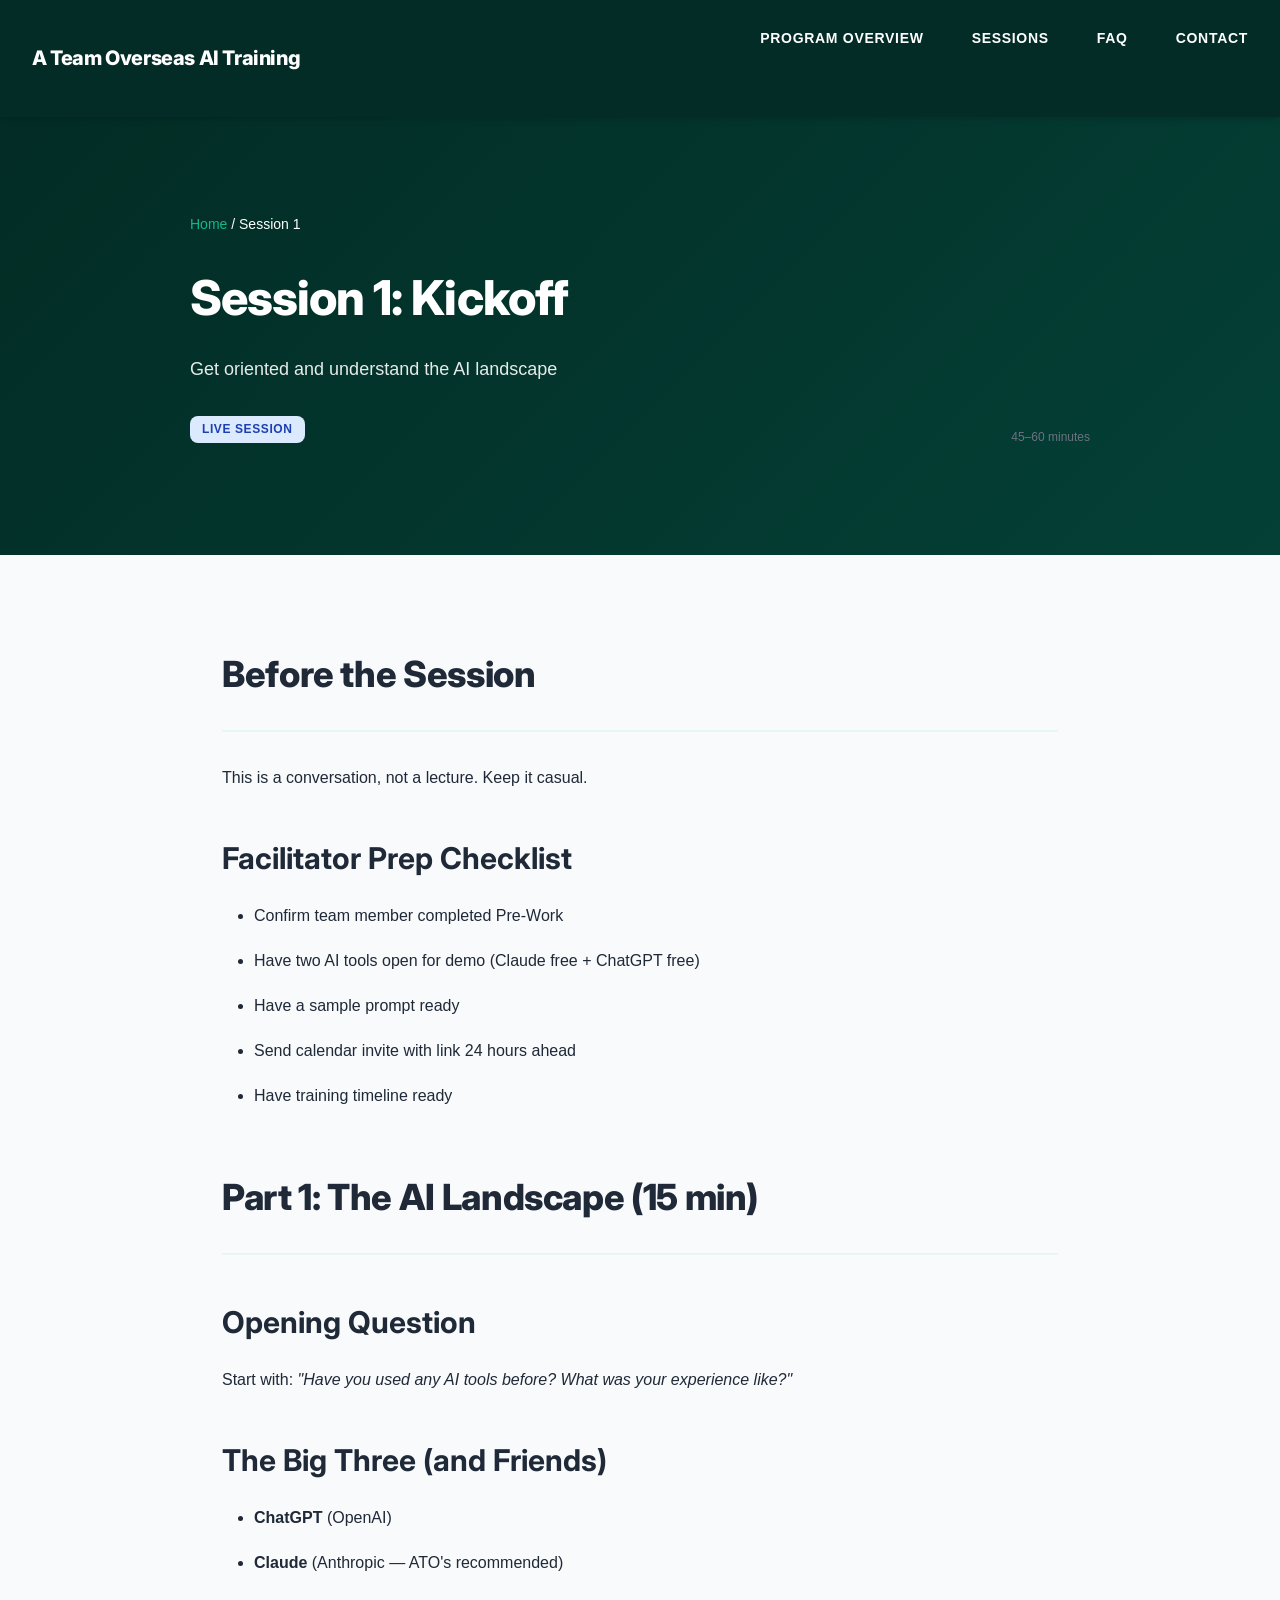
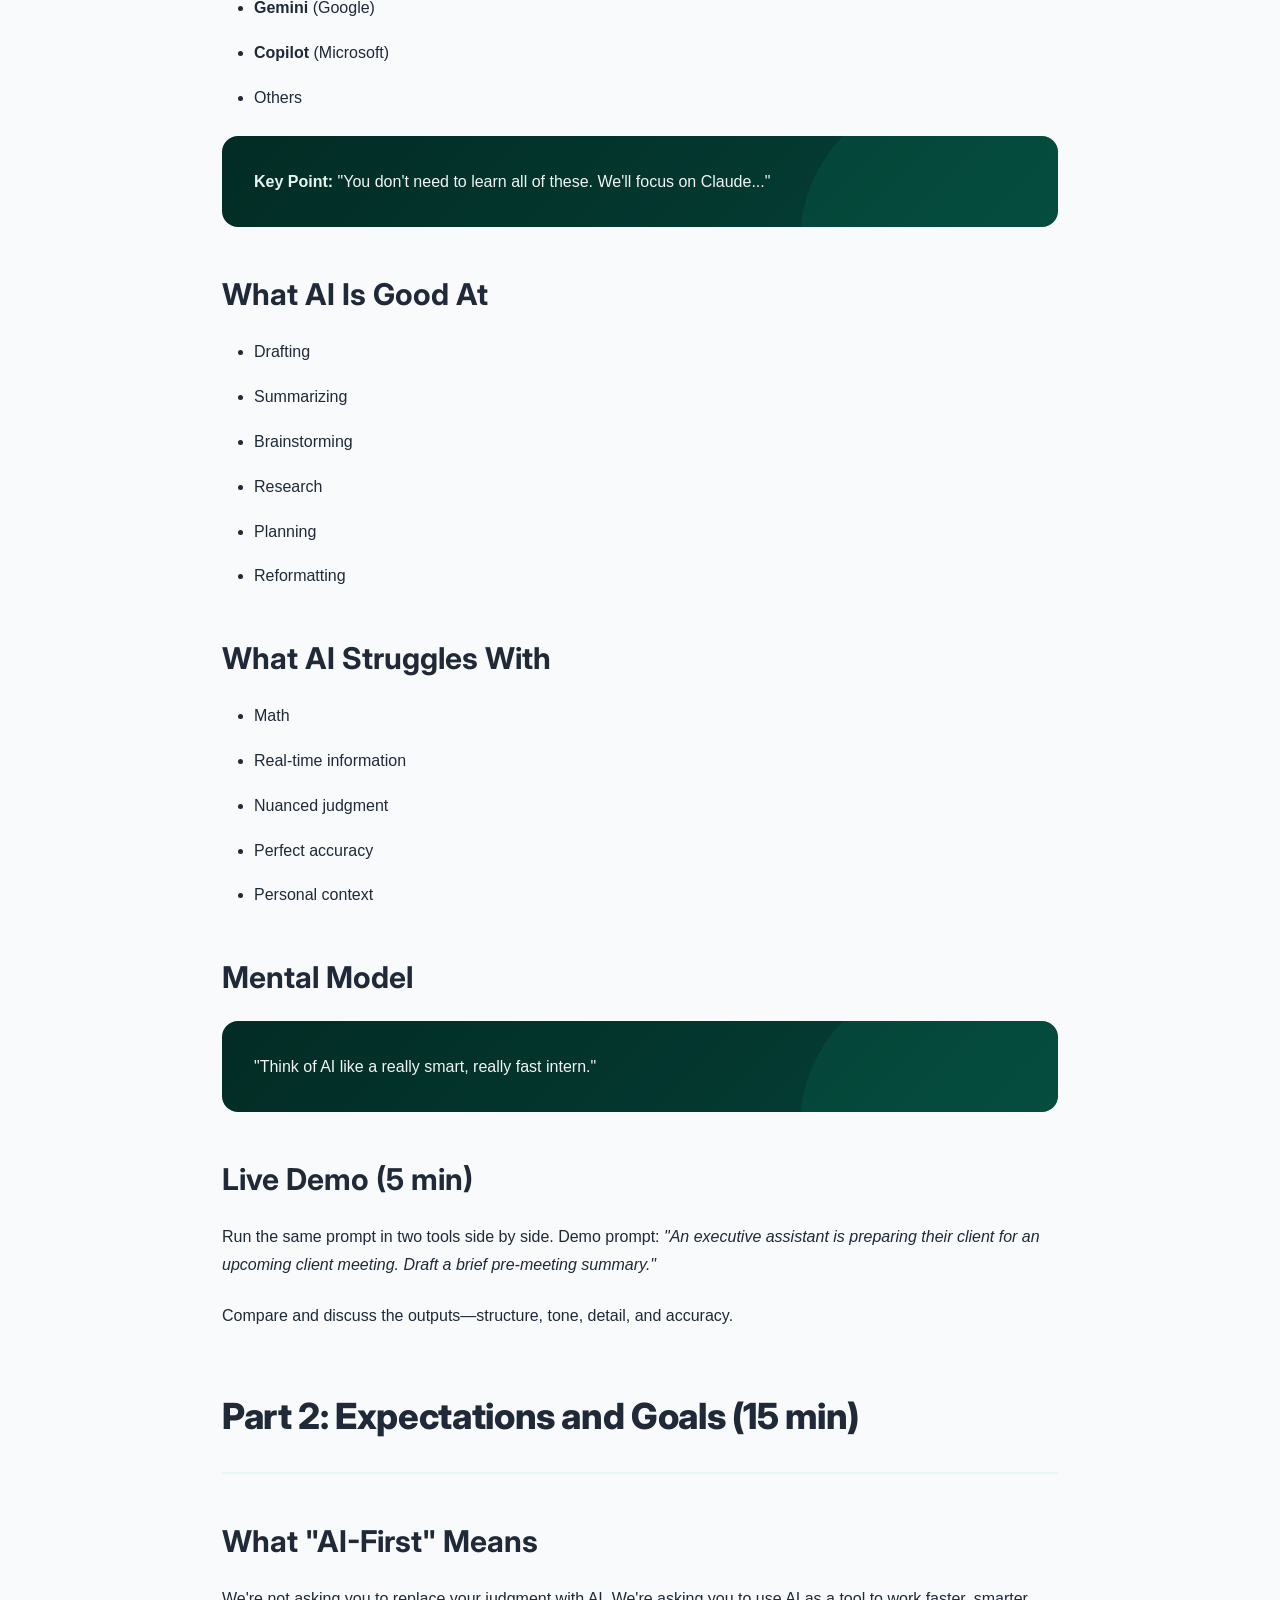
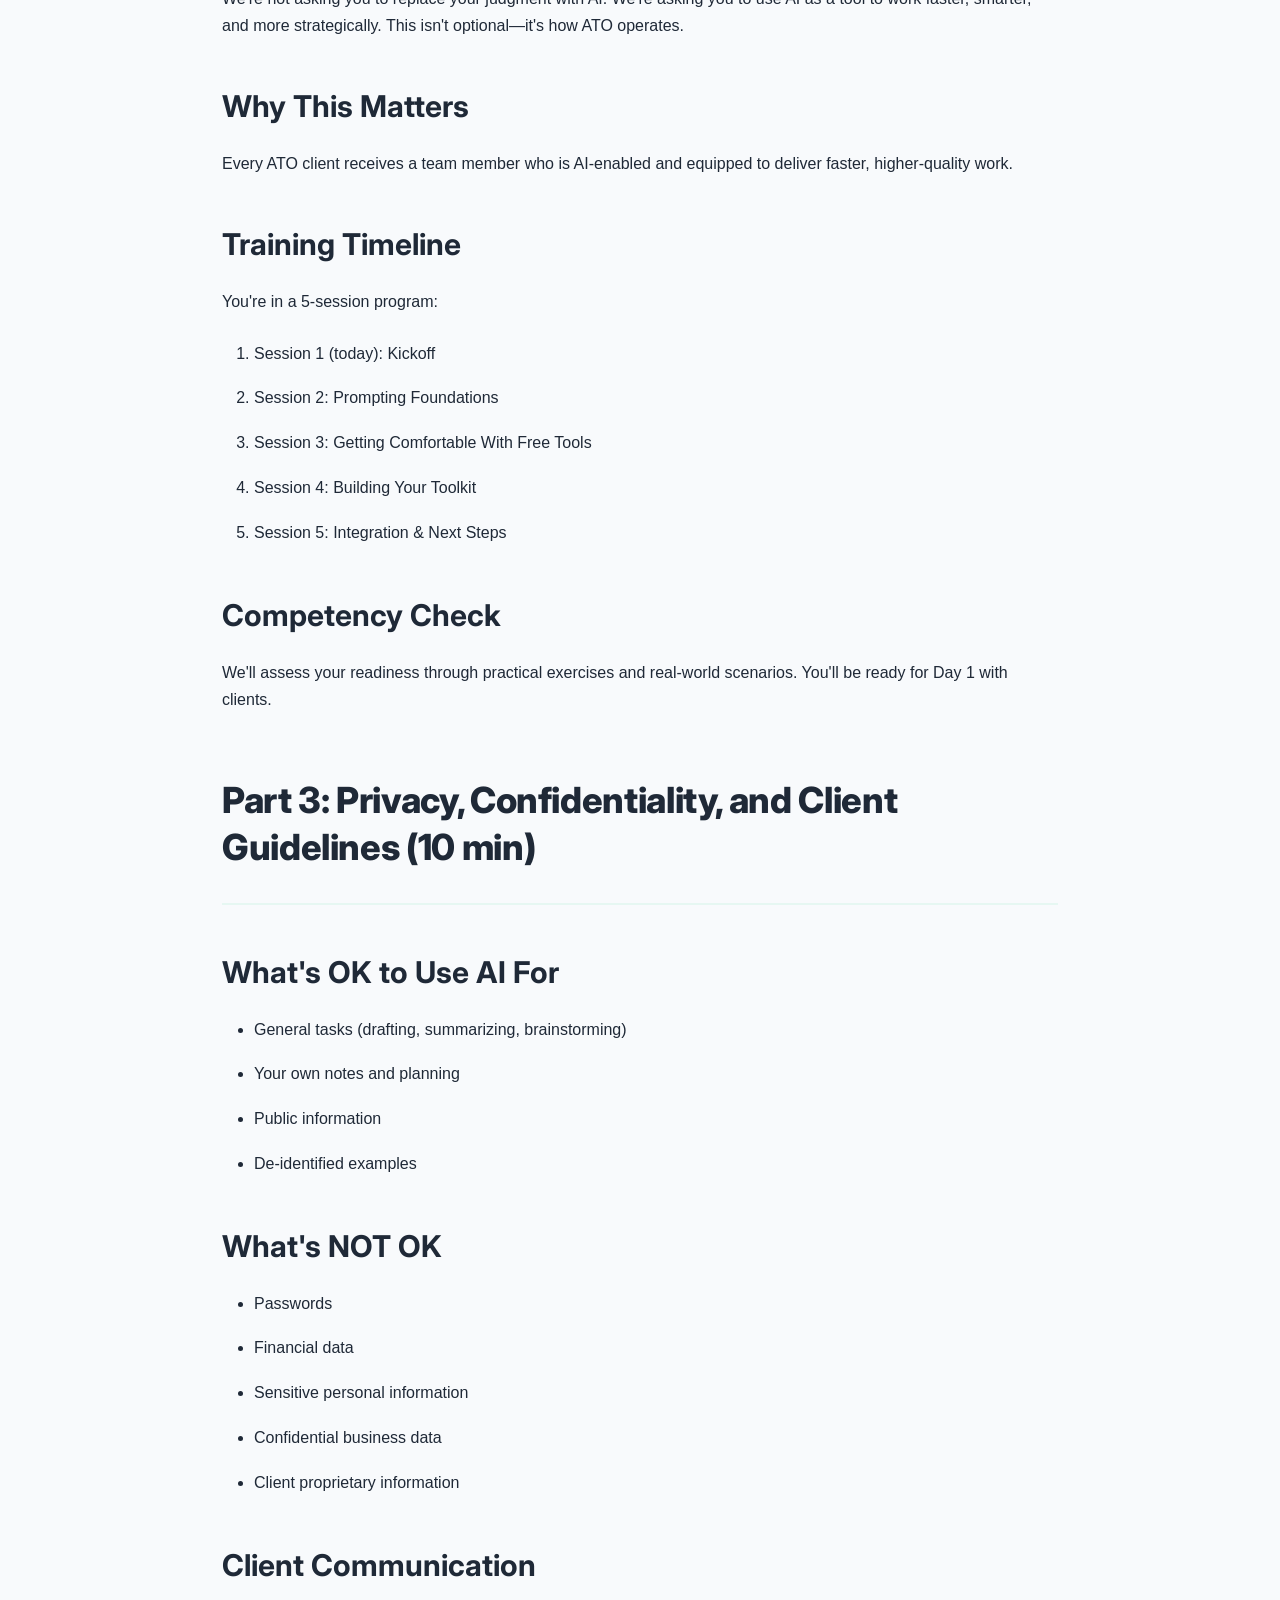
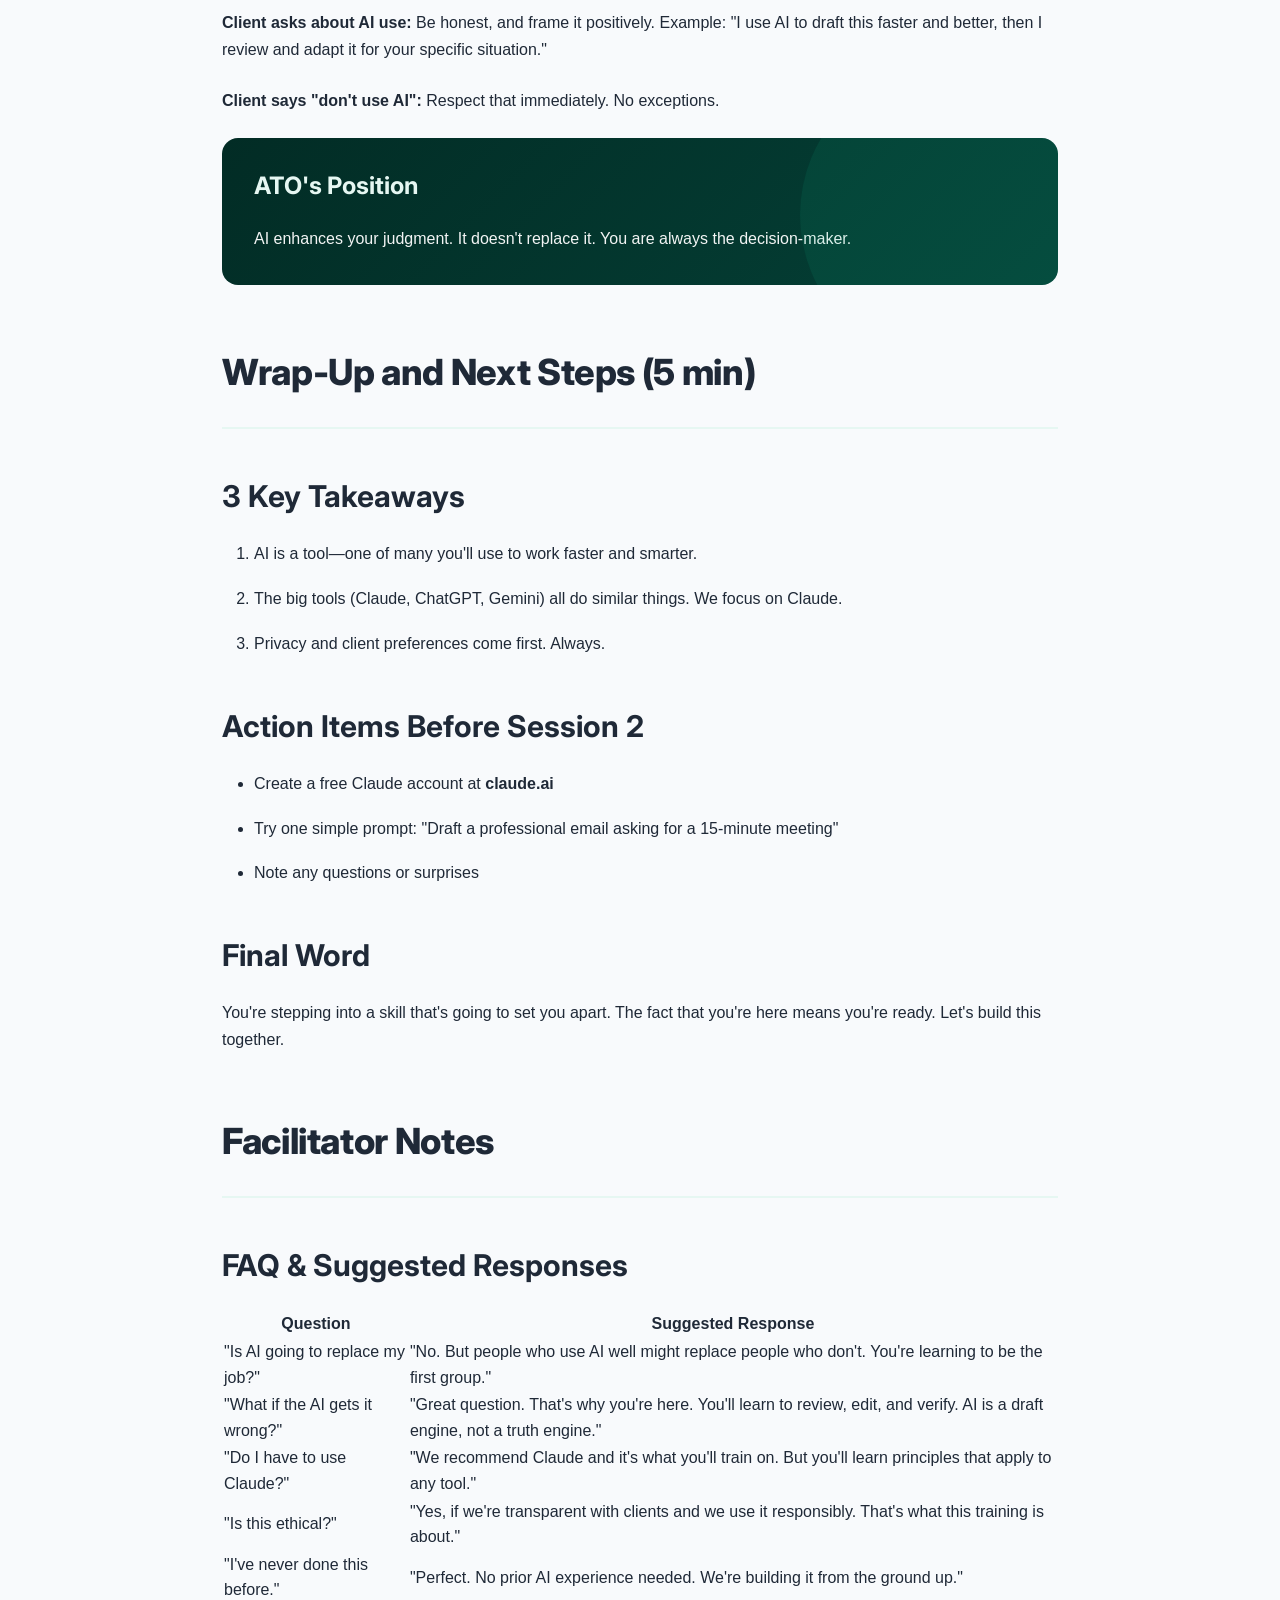
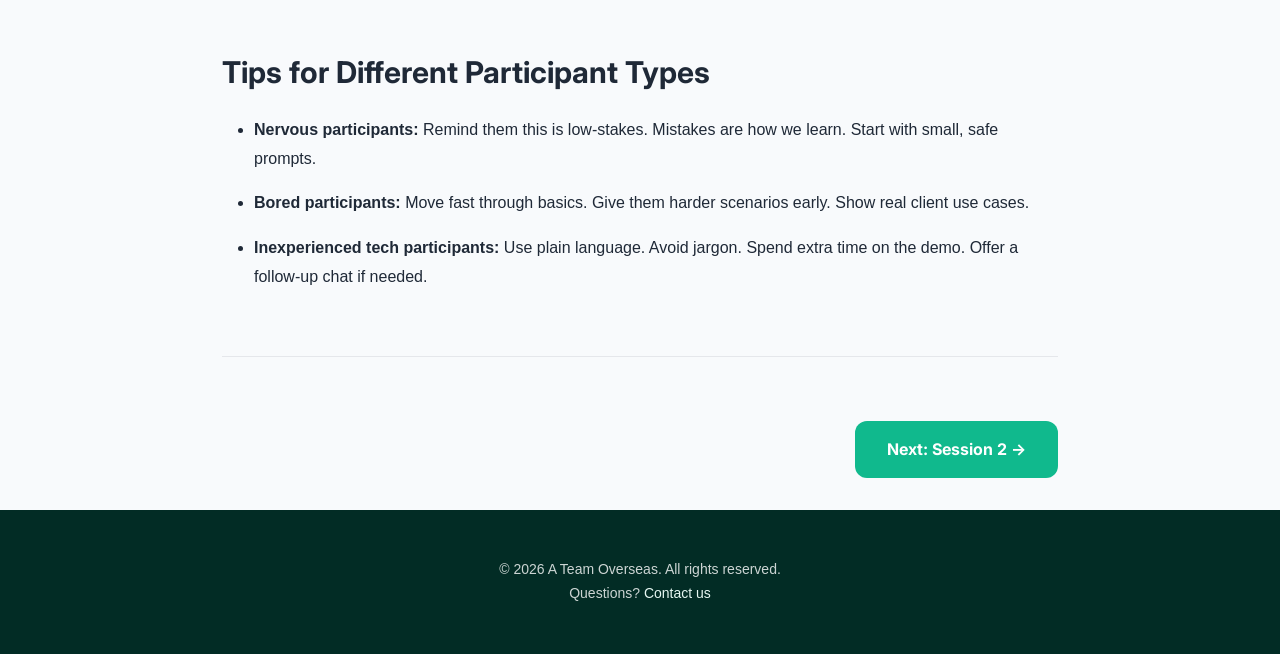
<file: ato-ai-training-site/session-1.html>
<!DOCTYPE html>
<html lang="en">
<head>
    <meta charset="UTF-8">
    <meta name="viewport" content="width=device-width, initial-scale=1.0">
    <title>Session 1: Kickoff — ATO AI Training</title>
    <link rel="stylesheet" href="./styles.css">
    <link href="https://fonts.googleapis.com/css2?family=Inter:wght@400;500;600;700;800&display=swap" rel="stylesheet">
</head>
<body>
    <!-- Navigation Bar -->
    <nav class="navbar">
        <div class="nav-container">
            <div class="nav-logo">
                <span class="logo-text">A Team Overseas</span>
                <span class="logo-accent">AI Training</span>
            </div>
            <ul class="nav-links">
                <li><a href="./index.html#overview">Program Overview</a></li>
                <li><a href="./index.html#sessions">Sessions</a></li>
                <li><a href="./index.html#faq">FAQ</a></li>
                <li><a href="./index.html#contact">Contact</a></li>
            </ul>
        </div>
    </nav>

    <!-- Hero Section -->
    <section class="session-hero fade-in">
        <div class="hero-container">
            <nav class="breadcrumb">
                <a href="./index.html">Home</a>
                <span>/</span>
                <span>Session 1</span>
            </nav>
            <div class="hero-content">
                <h1>Session 1: Kickoff</h1>
                <p class="hero-subtitle">Get oriented and understand the AI landscape</p>
                <div class="session-meta">
                    <span class="badge badge-live">Live Session</span>
                    <span class="session-duration">45–60 minutes</span>
                </div>
            </div>
        </div>
    </section>

    <!-- Main Content -->
    <main class="content-container">
        <!-- Before the Session -->
        <section class="session-section fade-in">
            <h2>Before the Session</h2>
            <p>This is a conversation, not a lecture. Keep it casual.</p>
            <div class="prep-checklist">
                <h3>Facilitator Prep Checklist</h3>
                <ul>
                    <li>Confirm team member completed Pre-Work</li>
                    <li>Have two AI tools open for demo (Claude free + ChatGPT free)</li>
                    <li>Have a sample prompt ready</li>
                    <li>Send calendar invite with link 24 hours ahead</li>
                    <li>Have training timeline ready</li>
                </ul>
            </div>
        </section>

        <!-- Part 1: The AI Landscape -->
        <section class="session-section fade-in">
            <h2>Part 1: The AI Landscape (15 min)</h2>

            <h3>Opening Question</h3>
            <p>Start with: <em>"Have you used any AI tools before? What was your experience like?"</em></p>

            <h3>The Big Three (and Friends)</h3>
            <ul>
                <li><strong>ChatGPT</strong> (OpenAI)</li>
                <li><strong>Claude</strong> (Anthropic — ATO's recommended)</li>
                <li><strong>Gemini</strong> (Google)</li>
                <li><strong>Copilot</strong> (Microsoft)</li>
                <li>Others</li>
            </ul>
            <div class="callout-box fade-in">
                <p><strong>Key Point:</strong> "You don't need to learn all of these. We'll focus on Claude..."</p>
            </div>

            <h3>What AI Is Good At</h3>
            <ul>
                <li>Drafting</li>
                <li>Summarizing</li>
                <li>Brainstorming</li>
                <li>Research</li>
                <li>Planning</li>
                <li>Reformatting</li>
            </ul>

            <h3>What AI Struggles With</h3>
            <ul>
                <li>Math</li>
                <li>Real-time information</li>
                <li>Nuanced judgment</li>
                <li>Perfect accuracy</li>
                <li>Personal context</li>
            </ul>

            <h3>Mental Model</h3>
            <div class="callout-box fade-in">
                <p>"Think of AI like a really smart, really fast intern."</p>
            </div>

            <h3>Live Demo (5 min)</h3>
            <p>Run the same prompt in two tools side by side. Demo prompt: <em>"An executive assistant is preparing their client for an upcoming client meeting. Draft a brief pre-meeting summary."</em></p>
            <p>Compare and discuss the outputs—structure, tone, detail, and accuracy.</p>
        </section>

        <!-- Part 2: Expectations and Goals -->
        <section class="session-section fade-in">
            <h2>Part 2: Expectations and Goals (15 min)</h2>

            <h3>What "AI-First" Means</h3>
            <p>We're not asking you to replace your judgment with AI. We're asking you to use AI as a tool to work faster, smarter, and more strategically. This isn't optional—it's how ATO operates.</p>

            <h3>Why This Matters</h3>
            <p>Every ATO client receives a team member who is AI-enabled and equipped to deliver faster, higher-quality work.</p>

            <h3>Training Timeline</h3>
            <p>You're in a 5-session program:</p>
            <ol>
                <li>Session 1 (today): Kickoff</li>
                <li>Session 2: Prompting Foundations</li>
                <li>Session 3: Getting Comfortable With Free Tools</li>
                <li>Session 4: Building Your Toolkit</li>
                <li>Session 5: Integration & Next Steps</li>
            </ol>

            <h3>Competency Check</h3>
            <p>We'll assess your readiness through practical exercises and real-world scenarios. You'll be ready for Day 1 with clients.</p>
        </section>

        <!-- Part 3: Privacy, Confidentiality, and Client Guidelines -->
        <section class="session-section fade-in">
            <h2>Part 3: Privacy, Confidentiality, and Client Guidelines (10 min)</h2>

            <h3>What's OK to Use AI For</h3>
            <ul>
                <li>General tasks (drafting, summarizing, brainstorming)</li>
                <li>Your own notes and planning</li>
                <li>Public information</li>
                <li>De-identified examples</li>
            </ul>

            <h3>What's NOT OK</h3>
            <ul>
                <li>Passwords</li>
                <li>Financial data</li>
                <li>Sensitive personal information</li>
                <li>Confidential business data</li>
                <li>Client proprietary information</li>
            </ul>

            <h3>Client Communication</h3>
            <p><strong>Client asks about AI use:</strong> Be honest, and frame it positively. Example: "I use AI to draft this faster and better, then I review and adapt it for your specific situation."</p>
            <p><strong>Client says "don't use AI":</strong> Respect that immediately. No exceptions.</p>

            <div class="callout-box fade-in">
                <h4>ATO's Position</h4>
                <p>AI enhances your judgment. It doesn't replace it. You are always the decision-maker.</p>
            </div>
        </section>

        <!-- Wrap-Up and Next Steps -->
        <section class="session-section fade-in">
            <h2>Wrap-Up and Next Steps (5 min)</h2>

            <h3>3 Key Takeaways</h3>
            <ol>
                <li>AI is a tool—one of many you'll use to work faster and smarter.</li>
                <li>The big tools (Claude, ChatGPT, Gemini) all do similar things. We focus on Claude.</li>
                <li>Privacy and client preferences come first. Always.</li>
            </ol>

            <h3>Action Items Before Session 2</h3>
            <ul>
                <li>Create a free Claude account at <strong>claude.ai</strong></li>
                <li>Try one simple prompt: "Draft a professional email asking for a 15-minute meeting"</li>
                <li>Note any questions or surprises</li>
            </ul>

            <h3>Final Word</h3>
            <p>You're stepping into a skill that's going to set you apart. The fact that you're here means you're ready. Let's build this together.</p>
        </section>

        <!-- Facilitator Notes -->
        <section class="session-section fade-in">
            <h2>Facilitator Notes</h2>

            <h3>FAQ & Suggested Responses</h3>
            <table class="faq-table">
                <thead>
                    <tr>
                        <th>Question</th>
                        <th>Suggested Response</th>
                    </tr>
                </thead>
                <tbody>
                    <tr>
                        <td>"Is AI going to replace my job?"</td>
                        <td>"No. But people who use AI well might replace people who don't. You're learning to be the first group."</td>
                    </tr>
                    <tr>
                        <td>"What if the AI gets it wrong?"</td>
                        <td>"Great question. That's why you're here. You'll learn to review, edit, and verify. AI is a draft engine, not a truth engine."</td>
                    </tr>
                    <tr>
                        <td>"Do I have to use Claude?"</td>
                        <td>"We recommend Claude and it's what you'll train on. But you'll learn principles that apply to any tool."</td>
                    </tr>
                    <tr>
                        <td>"Is this ethical?"</td>
                        <td>"Yes, if we're transparent with clients and we use it responsibly. That's what this training is about."</td>
                    </tr>
                    <tr>
                        <td>"I've never done this before."</td>
                        <td>"Perfect. No prior AI experience needed. We're building it from the ground up."</td>
                    </tr>
                </tbody>
            </table>

            <h3>Tips for Different Participant Types</h3>
            <ul>
                <li><strong>Nervous participants:</strong> Remind them this is low-stakes. Mistakes are how we learn. Start with small, safe prompts.</li>
                <li><strong>Bored participants:</strong> Move fast through basics. Give them harder scenarios early. Show real client use cases.</li>
                <li><strong>Inexperienced tech participants:</strong> Use plain language. Avoid jargon. Spend extra time on the demo. Offer a follow-up chat if needed.</li>
            </ul>
        </section>

        <!-- Session Navigation -->
        <section class="session-nav fade-in">
            <div class="nav-prev">
                <!-- No previous session -->
            </div>
            <div class="nav-next">
                <a href="session-2.html" class="btn btn-primary">Next: Session 2 →</a>
            </div>
        </section>
    </main>

    <!-- Footer -->
    <footer class="footer">
        <div class="footer-container">
            <p>&copy; 2026 A Team Overseas. All rights reserved.</p>
            <p>Questions? <a href="mailto:training@ato.example.com">Contact us</a></p>
        </div>
    </footer>

    <script src="./script.js"></script>
</body>
</html>
</file>
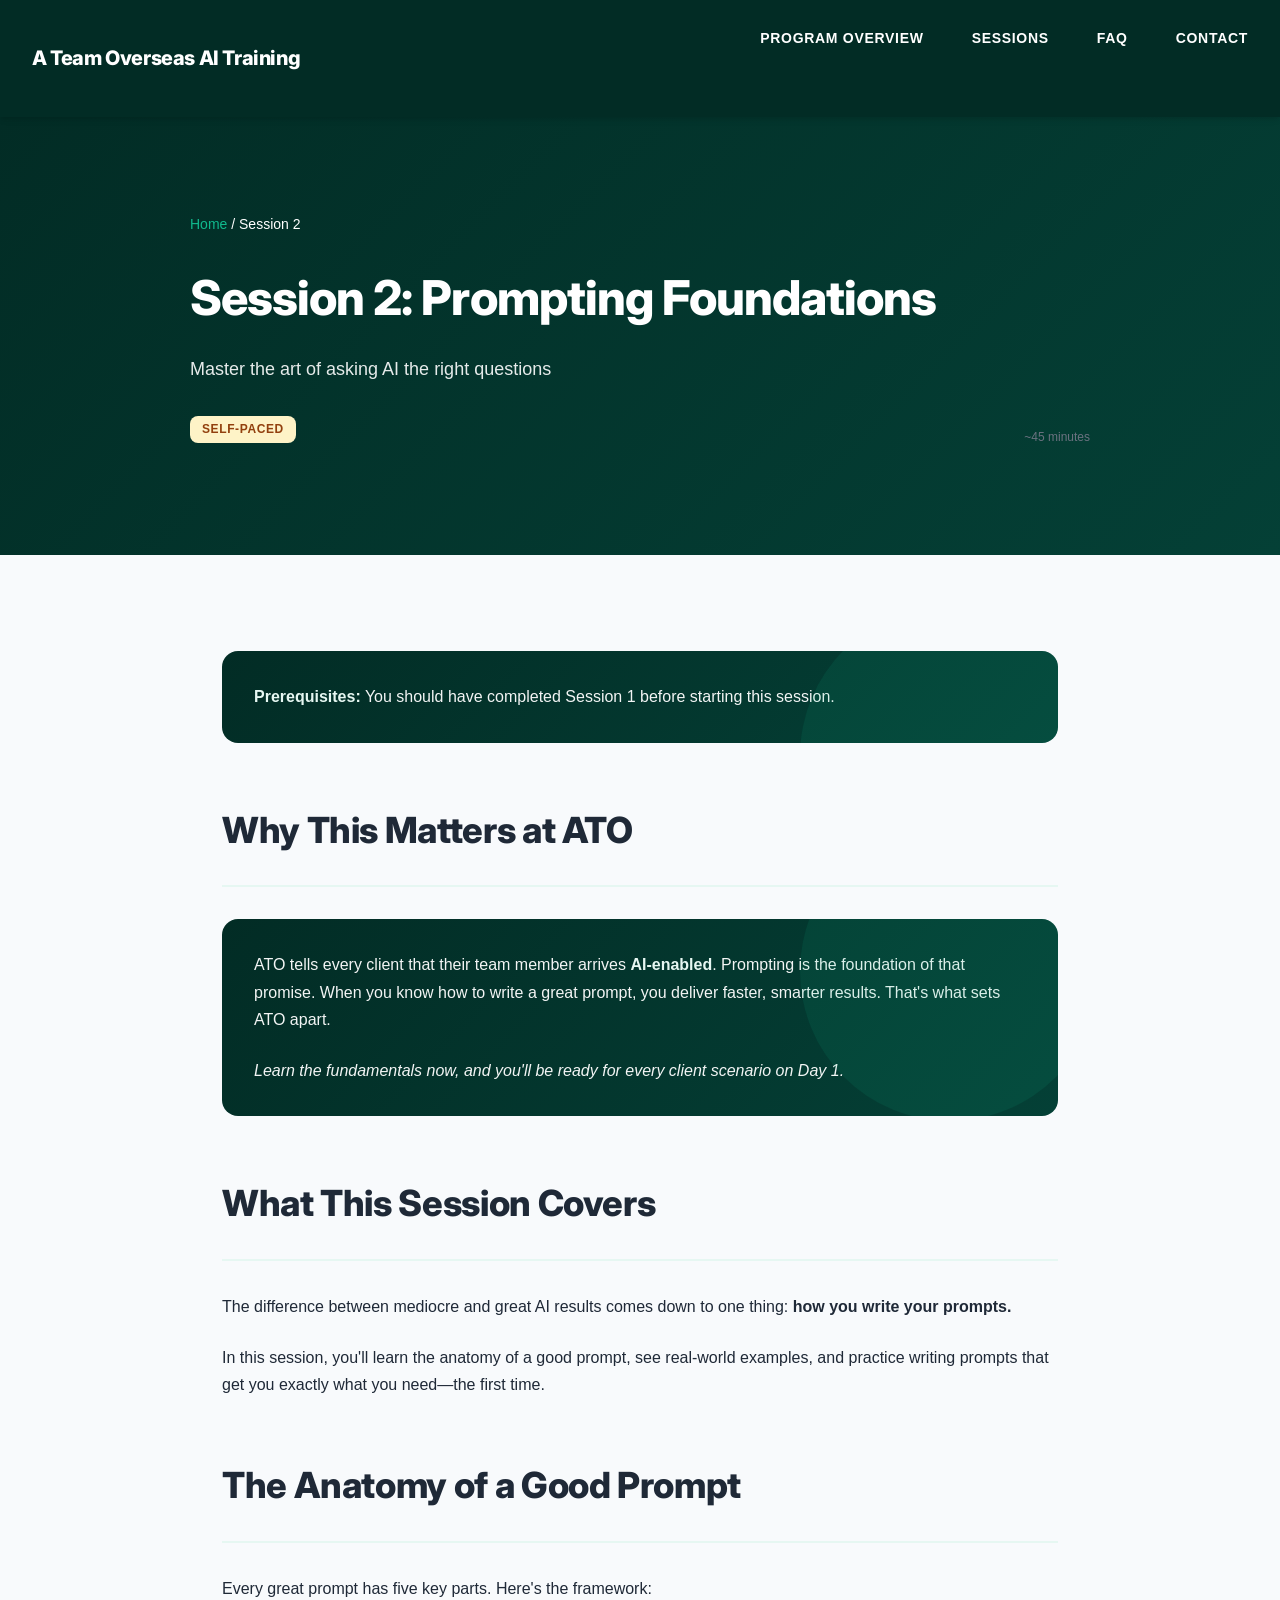
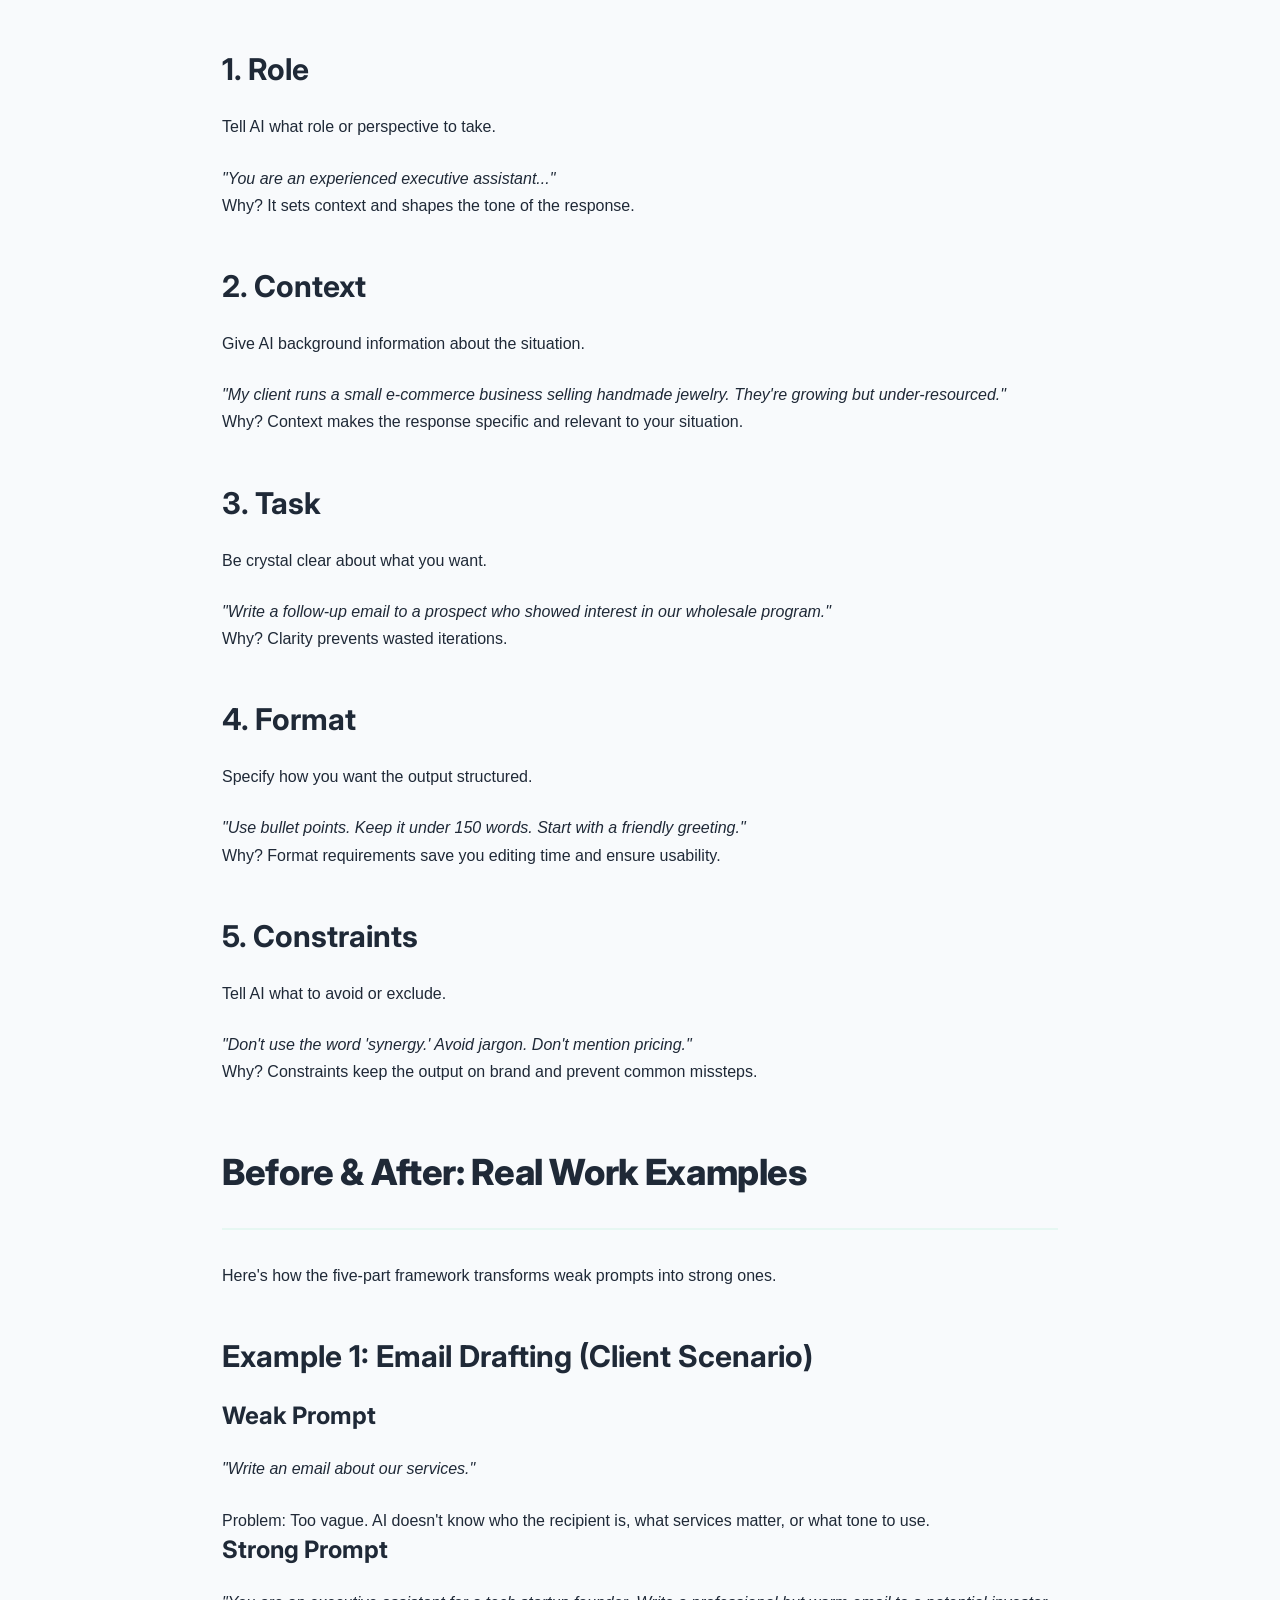
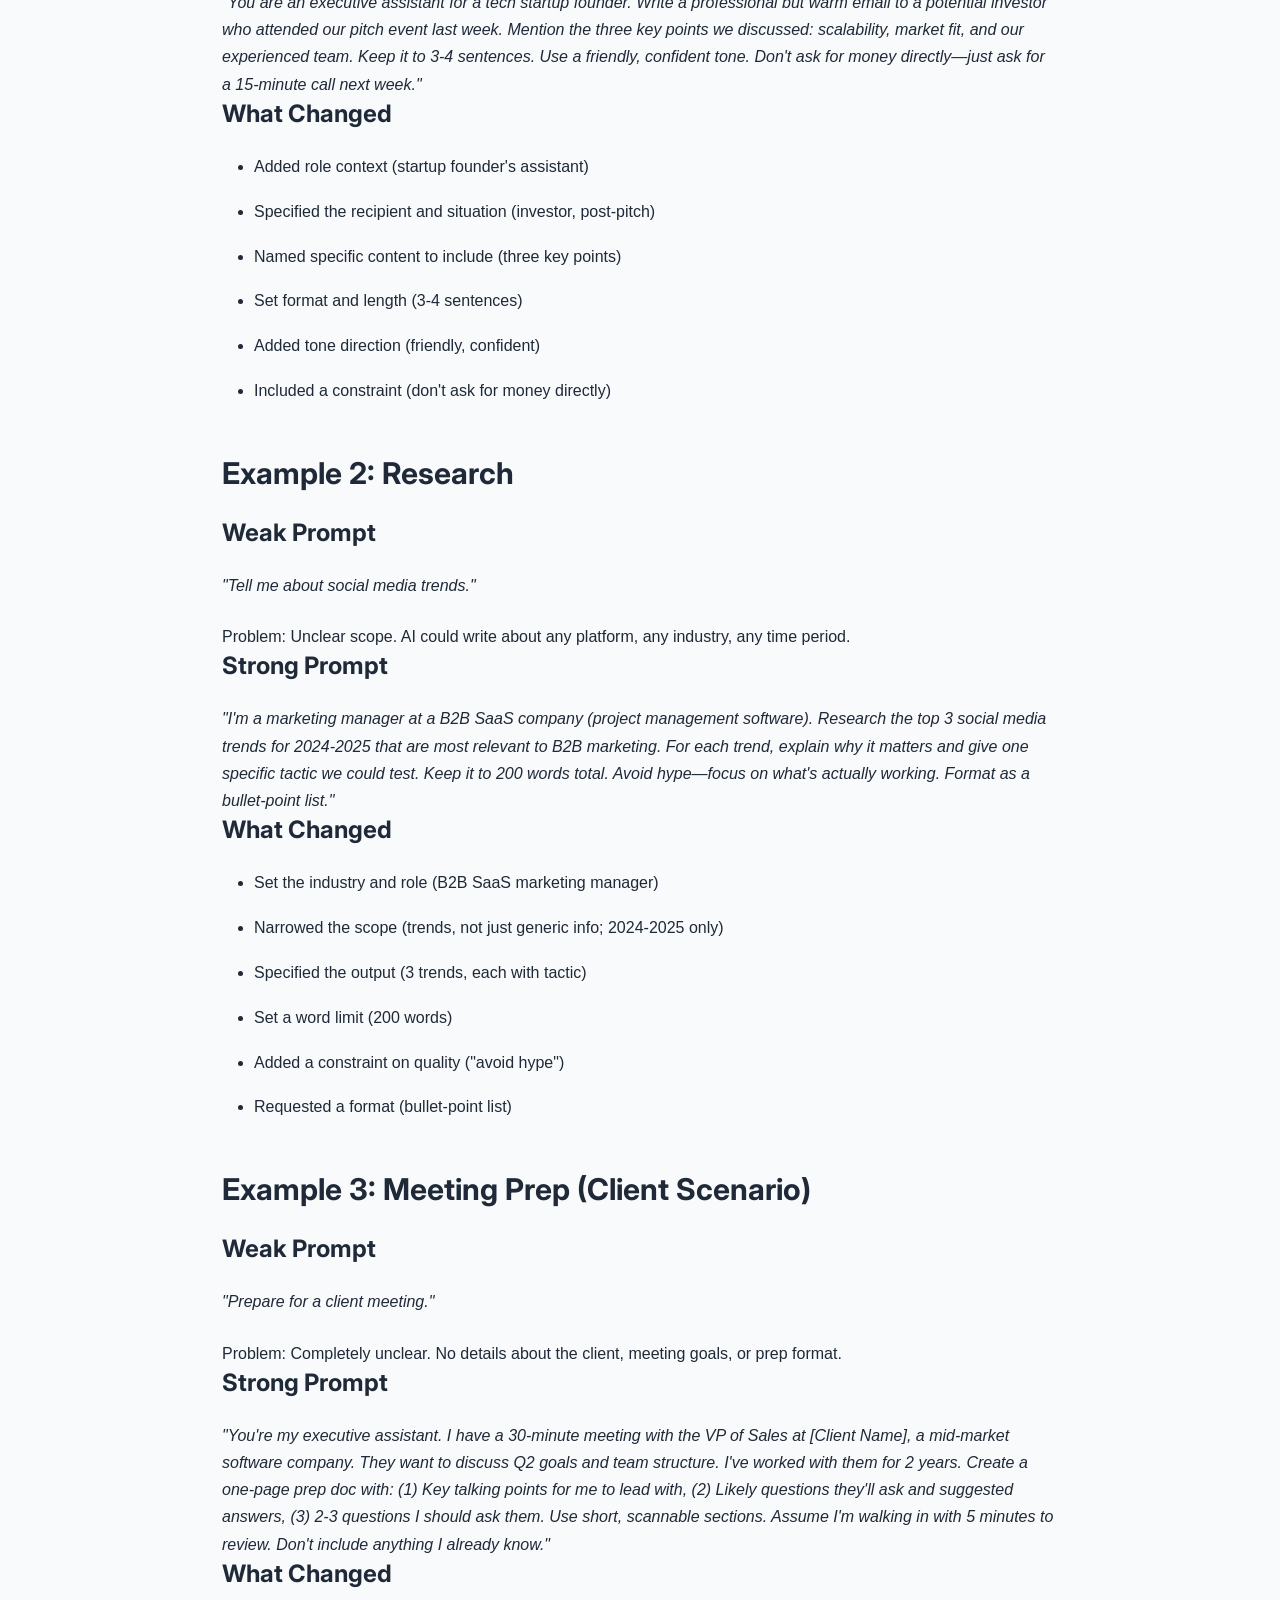
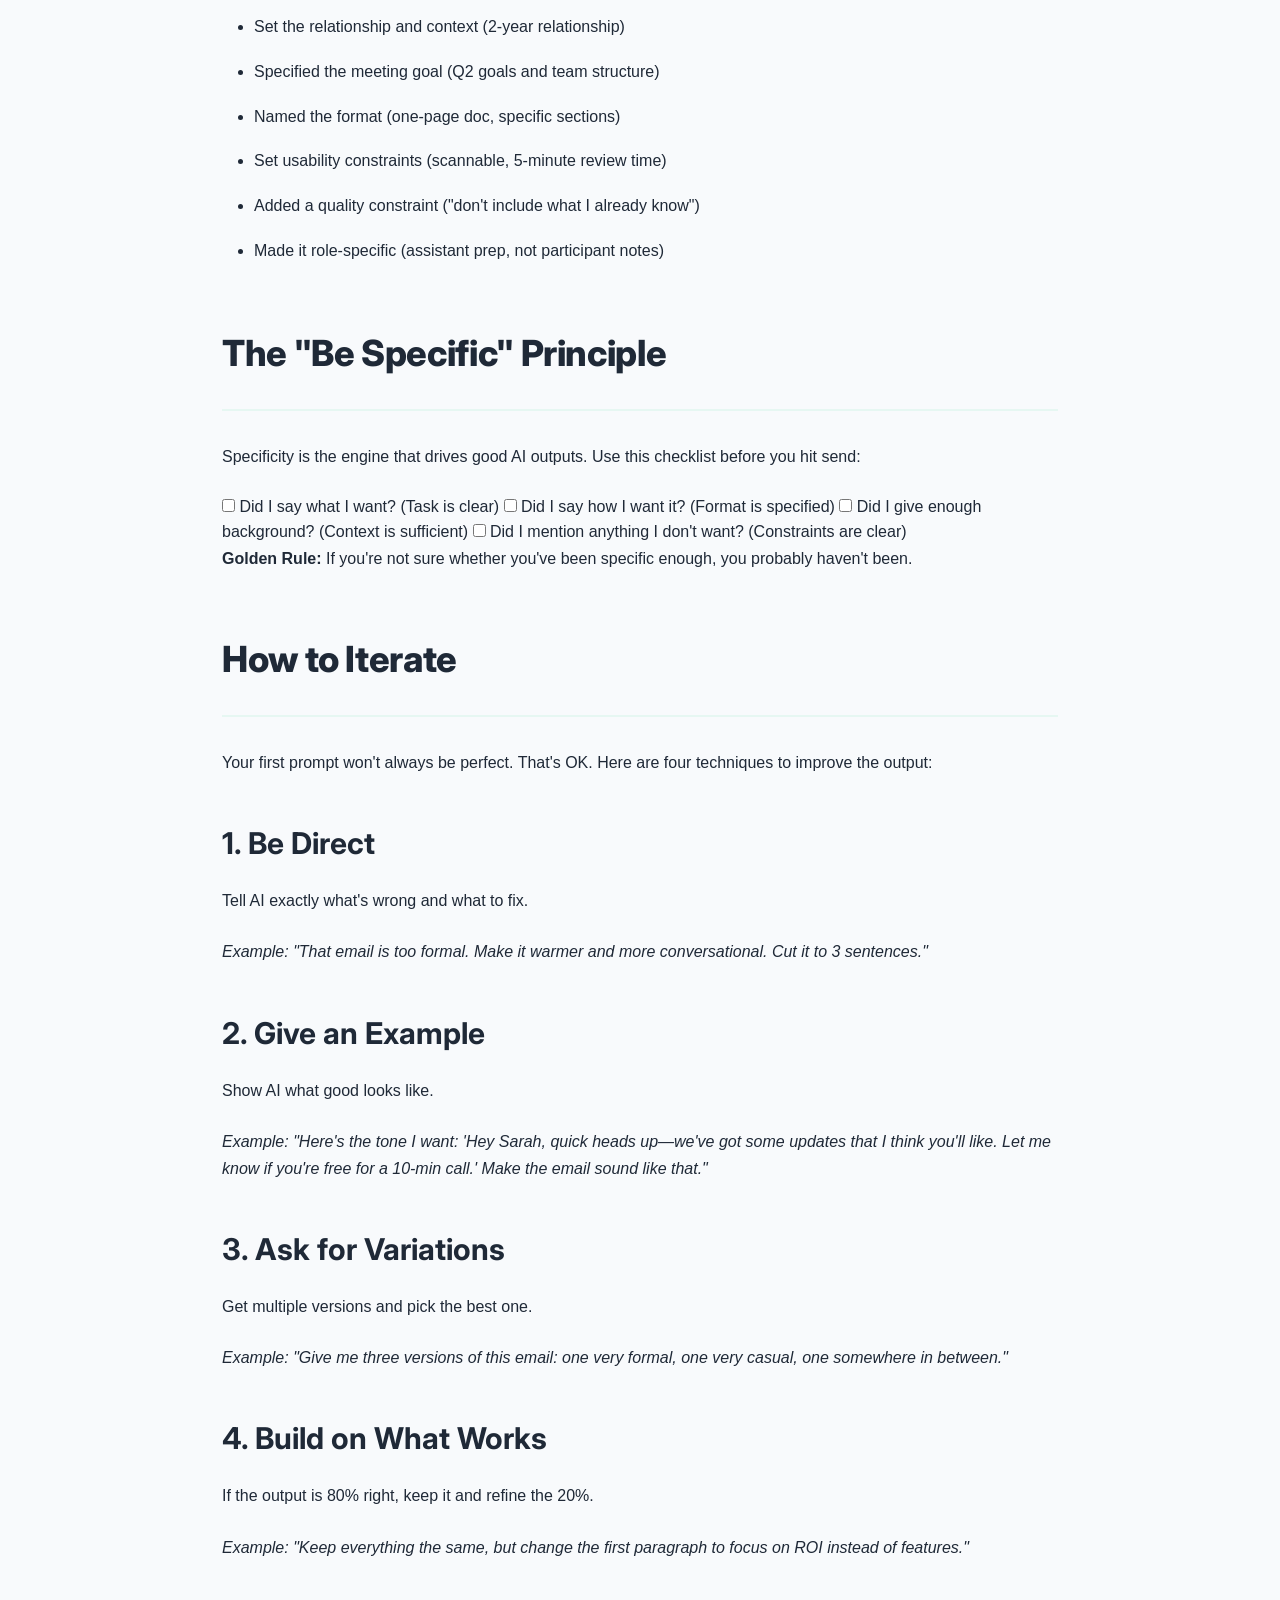
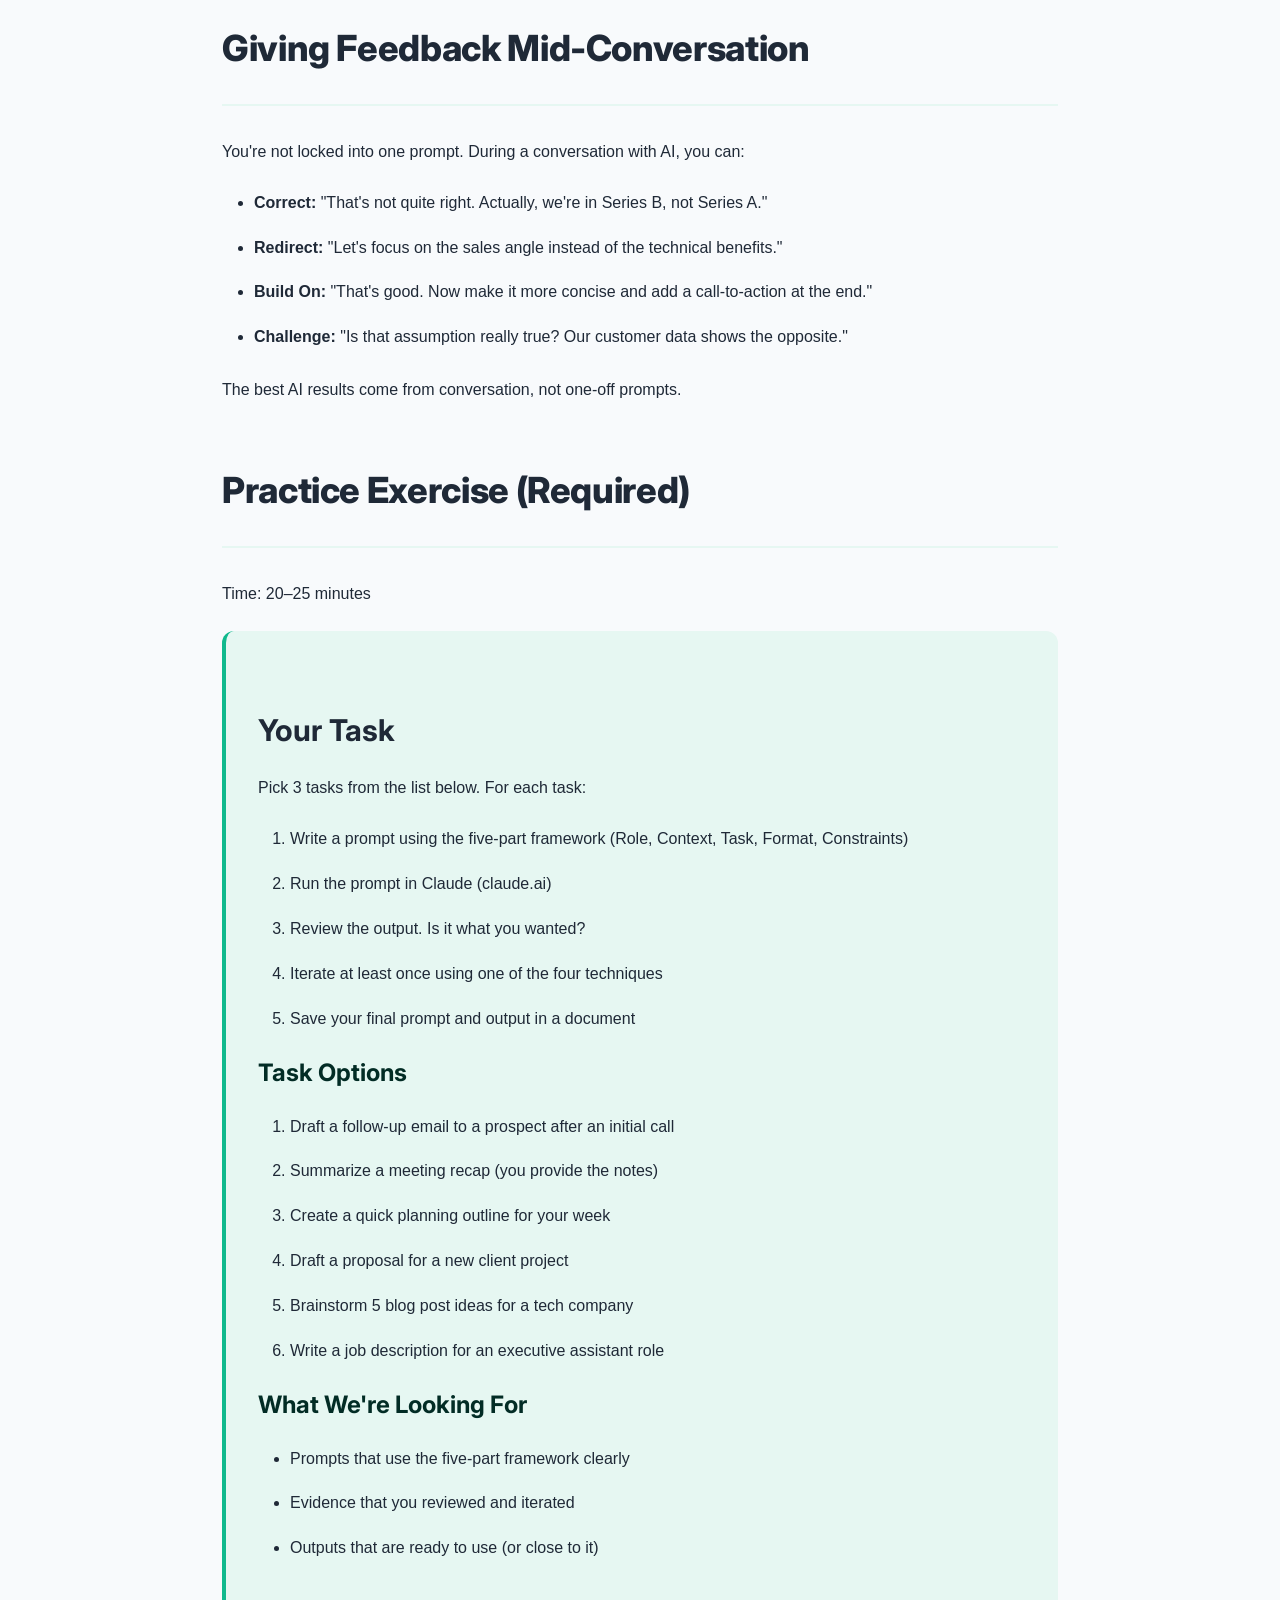
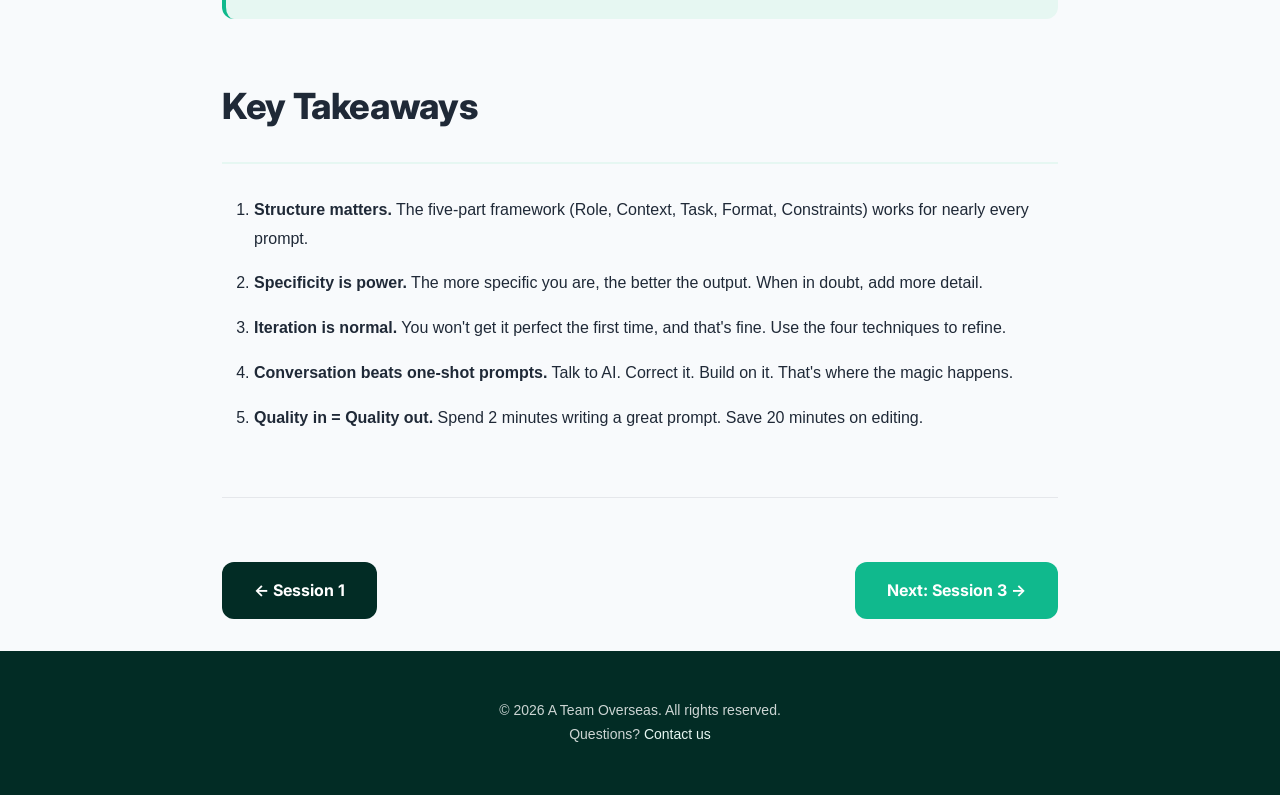
<file: ato-ai-training-site/session-2.html>
<!DOCTYPE html>
<html lang="en">
<head>
    <meta charset="UTF-8">
    <meta name="viewport" content="width=device-width, initial-scale=1.0">
    <title>Session 2: Prompting Foundations — ATO AI Training</title>
    <link rel="stylesheet" href="./styles.css">
    <link href="https://fonts.googleapis.com/css2?family=Inter:wght@400;500;600;700;800&display=swap" rel="stylesheet">
</head>
<body>
    <!-- Navigation Bar -->
    <nav class="navbar">
        <div class="nav-container">
            <div class="nav-logo">
                <span class="logo-text">A Team Overseas</span>
                <span class="logo-accent">AI Training</span>
            </div>
            <ul class="nav-links">
                <li><a href="./index.html#overview">Program Overview</a></li>
                <li><a href="./index.html#sessions">Sessions</a></li>
                <li><a href="./index.html#faq">FAQ</a></li>
                <li><a href="./index.html#contact">Contact</a></li>
            </ul>
        </div>
    </nav>

    <!-- Hero Section -->
    <section class="session-hero fade-in">
        <div class="hero-container">
            <nav class="breadcrumb">
                <a href="./index.html">Home</a>
                <span>/</span>
                <span>Session 2</span>
            </nav>
            <div class="hero-content">
                <h1>Session 2: Prompting Foundations</h1>
                <p class="hero-subtitle">Master the art of asking AI the right questions</p>
                <div class="session-meta">
                    <span class="badge badge-self-paced">Self-Paced</span>
                    <span class="session-duration">~45 minutes</span>
                </div>
            </div>
        </div>
    </section>

    <!-- Main Content -->
    <main class="content-container">
        <!-- Prerequisites -->
        <section class="session-section fade-in">
            <div class="callout-box">
                <p><strong>Prerequisites:</strong> You should have completed Session 1 before starting this session.</p>
            </div>
        </section>

        <!-- Why This Matters -->
        <section class="session-section fade-in">
            <h2>Why This Matters at ATO</h2>
            <div class="callout-box fade-in">
                <p>ATO tells every client that their team member arrives <strong>AI-enabled</strong>. Prompting is the foundation of that promise. When you know how to write a great prompt, you deliver faster, smarter results. That's what sets ATO apart.</p>
                <p><em>Learn the fundamentals now, and you'll be ready for every client scenario on Day 1.</em></p>
            </div>
        </section>

        <!-- What This Session Covers -->
        <section class="session-section fade-in">
            <h2>What This Session Covers</h2>
            <p>The difference between mediocre and great AI results comes down to one thing: <strong>how you write your prompts.</strong></p>
            <p>In this session, you'll learn the anatomy of a good prompt, see real-world examples, and practice writing prompts that get you exactly what you need—the first time.</p>
        </section>

        <!-- The Anatomy of a Good Prompt -->
        <section class="session-section fade-in">
            <h2>The Anatomy of a Good Prompt</h2>
            <p>Every great prompt has five key parts. Here's the framework:</p>

            <div class="prompt-anatomy">
                <div class="anatomy-part fade-in">
                    <h3>1. Role</h3>
                    <p>Tell AI what role or perspective to take.</p>
                    <div class="code-block">
                        <p><em>"You are an experienced executive assistant..."</em></p>
                    </div>
                    <p>Why? It sets context and shapes the tone of the response.</p>
                </div>

                <div class="anatomy-part fade-in">
                    <h3>2. Context</h3>
                    <p>Give AI background information about the situation.</p>
                    <div class="code-block">
                        <p><em>"My client runs a small e-commerce business selling handmade jewelry. They're growing but under-resourced."</em></p>
                    </div>
                    <p>Why? Context makes the response specific and relevant to your situation.</p>
                </div>

                <div class="anatomy-part fade-in">
                    <h3>3. Task</h3>
                    <p>Be crystal clear about what you want.</p>
                    <div class="code-block">
                        <p><em>"Write a follow-up email to a prospect who showed interest in our wholesale program."</em></p>
                    </div>
                    <p>Why? Clarity prevents wasted iterations.</p>
                </div>

                <div class="anatomy-part fade-in">
                    <h3>4. Format</h3>
                    <p>Specify how you want the output structured.</p>
                    <div class="code-block">
                        <p><em>"Use bullet points. Keep it under 150 words. Start with a friendly greeting."</em></p>
                    </div>
                    <p>Why? Format requirements save you editing time and ensure usability.</p>
                </div>

                <div class="anatomy-part fade-in">
                    <h3>5. Constraints</h3>
                    <p>Tell AI what to avoid or exclude.</p>
                    <div class="code-block">
                        <p><em>"Don't use the word 'synergy.' Avoid jargon. Don't mention pricing."</em></p>
                    </div>
                    <p>Why? Constraints keep the output on brand and prevent common missteps.</p>
                </div>
            </div>
        </section>

        <!-- Before & After Examples -->
        <section class="session-section fade-in">
            <h2>Before & After: Real Work Examples</h2>
            <p>Here's how the five-part framework transforms weak prompts into strong ones.</p>

            <!-- Example 1: Email Drafting -->
            <div class="example-block fade-in">
                <h3>Example 1: Email Drafting (Client Scenario)</h3>

                <div class="weak-prompt">
                    <h4>Weak Prompt</h4>
                    <p><em>"Write an email about our services."</em></p>
                    <p class="problem">Problem: Too vague. AI doesn't know who the recipient is, what services matter, or what tone to use.</p>
                </div>

                <div class="strong-prompt">
                    <h4>Strong Prompt</h4>
                    <p><em>"You are an executive assistant for a tech startup founder. Write a professional but warm email to a potential investor who attended our pitch event last week. Mention the three key points we discussed: scalability, market fit, and our experienced team. Keep it to 3-4 sentences. Use a friendly, confident tone. Don't ask for money directly—just ask for a 15-minute call next week."</em></p>
                </div>

                <div class="what-changed">
                    <h4>What Changed</h4>
                    <ul>
                        <li>Added role context (startup founder's assistant)</li>
                        <li>Specified the recipient and situation (investor, post-pitch)</li>
                        <li>Named specific content to include (three key points)</li>
                        <li>Set format and length (3-4 sentences)</li>
                        <li>Added tone direction (friendly, confident)</li>
                        <li>Included a constraint (don't ask for money directly)</li>
                    </ul>
                </div>
            </div>

            <!-- Example 2: Research -->
            <div class="example-block fade-in">
                <h3>Example 2: Research</h3>

                <div class="weak-prompt">
                    <h4>Weak Prompt</h4>
                    <p><em>"Tell me about social media trends."</em></p>
                    <p class="problem">Problem: Unclear scope. AI could write about any platform, any industry, any time period.</p>
                </div>

                <div class="strong-prompt">
                    <h4>Strong Prompt</h4>
                    <p><em>"I'm a marketing manager at a B2B SaaS company (project management software). Research the top 3 social media trends for 2024-2025 that are most relevant to B2B marketing. For each trend, explain why it matters and give one specific tactic we could test. Keep it to 200 words total. Avoid hype—focus on what's actually working. Format as a bullet-point list."</em></p>
                </div>

                <div class="what-changed">
                    <h4>What Changed</h4>
                    <ul>
                        <li>Set the industry and role (B2B SaaS marketing manager)</li>
                        <li>Narrowed the scope (trends, not just generic info; 2024-2025 only)</li>
                        <li>Specified the output (3 trends, each with tactic)</li>
                        <li>Set a word limit (200 words)</li>
                        <li>Added a constraint on quality ("avoid hype")</li>
                        <li>Requested a format (bullet-point list)</li>
                    </ul>
                </div>
            </div>

            <!-- Example 3: Meeting Prep -->
            <div class="example-block fade-in">
                <h3>Example 3: Meeting Prep (Client Scenario)</h3>

                <div class="weak-prompt">
                    <h4>Weak Prompt</h4>
                    <p><em>"Prepare for a client meeting."</em></p>
                    <p class="problem">Problem: Completely unclear. No details about the client, meeting goals, or prep format.</p>
                </div>

                <div class="strong-prompt">
                    <h4>Strong Prompt</h4>
                    <p><em>"You're my executive assistant. I have a 30-minute meeting with the VP of Sales at [Client Name], a mid-market software company. They want to discuss Q2 goals and team structure. I've worked with them for 2 years. Create a one-page prep doc with: (1) Key talking points for me to lead with, (2) Likely questions they'll ask and suggested answers, (3) 2-3 questions I should ask them. Use short, scannable sections. Assume I'm walking in with 5 minutes to review. Don't include anything I already know."</em></p>
                </div>

                <div class="what-changed">
                    <h4>What Changed</h4>
                    <ul>
                        <li>Set the relationship and context (2-year relationship)</li>
                        <li>Specified the meeting goal (Q2 goals and team structure)</li>
                        <li>Named the format (one-page doc, specific sections)</li>
                        <li>Set usability constraints (scannable, 5-minute review time)</li>
                        <li>Added a quality constraint ("don't include what I already know")</li>
                        <li>Made it role-specific (assistant prep, not participant notes)</li>
                    </ul>
                </div>
            </div>
        </section>

        <!-- The "Be Specific" Principle -->
        <section class="session-section fade-in">
            <h2>The "Be Specific" Principle</h2>
            <p>Specificity is the engine that drives good AI outputs. Use this checklist before you hit send:</p>

            <div class="checklist">
                <label><input type="checkbox"> Did I say what I want? (Task is clear)</label>
                <label><input type="checkbox"> Did I say how I want it? (Format is specified)</label>
                <label><input type="checkbox"> Did I give enough background? (Context is sufficient)</label>
                <label><input type="checkbox"> Did I mention anything I don't want? (Constraints are clear)</label>
            </label>
            </div>

            <p><strong>Golden Rule:</strong> If you're not sure whether you've been specific enough, you probably haven't been.</p>
        </section>

        <!-- How to Iterate -->
        <section class="session-section fade-in">
            <h2>How to Iterate</h2>
            <p>Your first prompt won't always be perfect. That's OK. Here are four techniques to improve the output:</p>

            <div class="iteration-technique fade-in">
                <h3>1. Be Direct</h3>
                <p>Tell AI exactly what's wrong and what to fix.</p>
                <p><em>Example: "That email is too formal. Make it warmer and more conversational. Cut it to 3 sentences."</em></p>
            </div>

            <div class="iteration-technique fade-in">
                <h3>2. Give an Example</h3>
                <p>Show AI what good looks like.</p>
                <p><em>Example: "Here's the tone I want: 'Hey Sarah, quick heads up—we've got some updates that I think you'll like. Let me know if you're free for a 10-min call.' Make the email sound like that."</em></p>
            </div>

            <div class="iteration-technique fade-in">
                <h3>3. Ask for Variations</h3>
                <p>Get multiple versions and pick the best one.</p>
                <p><em>Example: "Give me three versions of this email: one very formal, one very casual, one somewhere in between."</em></p>
            </div>

            <div class="iteration-technique fade-in">
                <h3>4. Build on What Works</h3>
                <p>If the output is 80% right, keep it and refine the 20%.</p>
                <p><em>Example: "Keep everything the same, but change the first paragraph to focus on ROI instead of features."</em></p>
            </div>
        </section>

        <!-- Giving Feedback Mid-Conversation -->
        <section class="session-section fade-in">
            <h2>Giving Feedback Mid-Conversation</h2>
            <p>You're not locked into one prompt. During a conversation with AI, you can:</p>
            <ul>
                <li><strong>Correct:</strong> "That's not quite right. Actually, we're in Series B, not Series A."</li>
                <li><strong>Redirect:</strong> "Let's focus on the sales angle instead of the technical benefits."</li>
                <li><strong>Build On:</strong> "That's good. Now make it more concise and add a call-to-action at the end."</li>
                <li><strong>Challenge:</strong> "Is that assumption really true? Our customer data shows the opposite."</li>
            </ul>
            <p>The best AI results come from conversation, not one-off prompts.</p>
        </section>

        <!-- Practice Exercise -->
        <section class="session-section fade-in">
            <h2>Practice Exercise (Required)</h2>
            <p>Time: 20–25 minutes</p>

            <div class="exercise-box">
                <h3>Your Task</h3>
                <p>Pick 3 tasks from the list below. For each task:</p>
                <ol>
                    <li>Write a prompt using the five-part framework (Role, Context, Task, Format, Constraints)</li>
                    <li>Run the prompt in Claude (claude.ai)</li>
                    <li>Review the output. Is it what you wanted?</li>
                    <li>Iterate at least once using one of the four techniques</li>
                    <li>Save your final prompt and output in a document</li>
                </ol>

                <h4>Task Options</h4>
                <ol>
                    <li>Draft a follow-up email to a prospect after an initial call</li>
                    <li>Summarize a meeting recap (you provide the notes)</li>
                    <li>Create a quick planning outline for your week</li>
                    <li>Draft a proposal for a new client project</li>
                    <li>Brainstorm 5 blog post ideas for a tech company</li>
                    <li>Write a job description for an executive assistant role</li>
                </ol>

                <h4>What We're Looking For</h4>
                <ul>
                    <li>Prompts that use the five-part framework clearly</li>
                    <li>Evidence that you reviewed and iterated</li>
                    <li>Outputs that are ready to use (or close to it)</li>
                </ul>
            </div>
        </section>

        <!-- Key Takeaways -->
        <section class="session-section fade-in">
            <h2>Key Takeaways</h2>
            <ol>
                <li><strong>Structure matters.</strong> The five-part framework (Role, Context, Task, Format, Constraints) works for nearly every prompt.</li>
                <li><strong>Specificity is power.</strong> The more specific you are, the better the output. When in doubt, add more detail.</li>
                <li><strong>Iteration is normal.</strong> You won't get it perfect the first time, and that's fine. Use the four techniques to refine.</li>
                <li><strong>Conversation beats one-shot prompts.</strong> Talk to AI. Correct it. Build on it. That's where the magic happens.</li>
                <li><strong>Quality in = Quality out.</strong> Spend 2 minutes writing a great prompt. Save 20 minutes on editing.</li>
            </ol>
        </section>

        <!-- Session Navigation -->
        <section class="session-nav fade-in">
            <div class="nav-prev">
                <a href="session-1.html" class="btn btn-secondary">← Session 1</a>
            </div>
            <div class="nav-next">
                <a href="session-3.html" class="btn btn-primary">Next: Session 3 →</a>
            </div>
        </section>
    </main>

    <!-- Footer -->
    <footer class="footer">
        <div class="footer-container">
            <p>&copy; 2026 A Team Overseas. All rights reserved.</p>
            <p>Questions? <a href="mailto:training@ato.example.com">Contact us</a></p>
        </div>
    </footer>

    <script src="./script.js"></script>
</body>
</html>
</file>
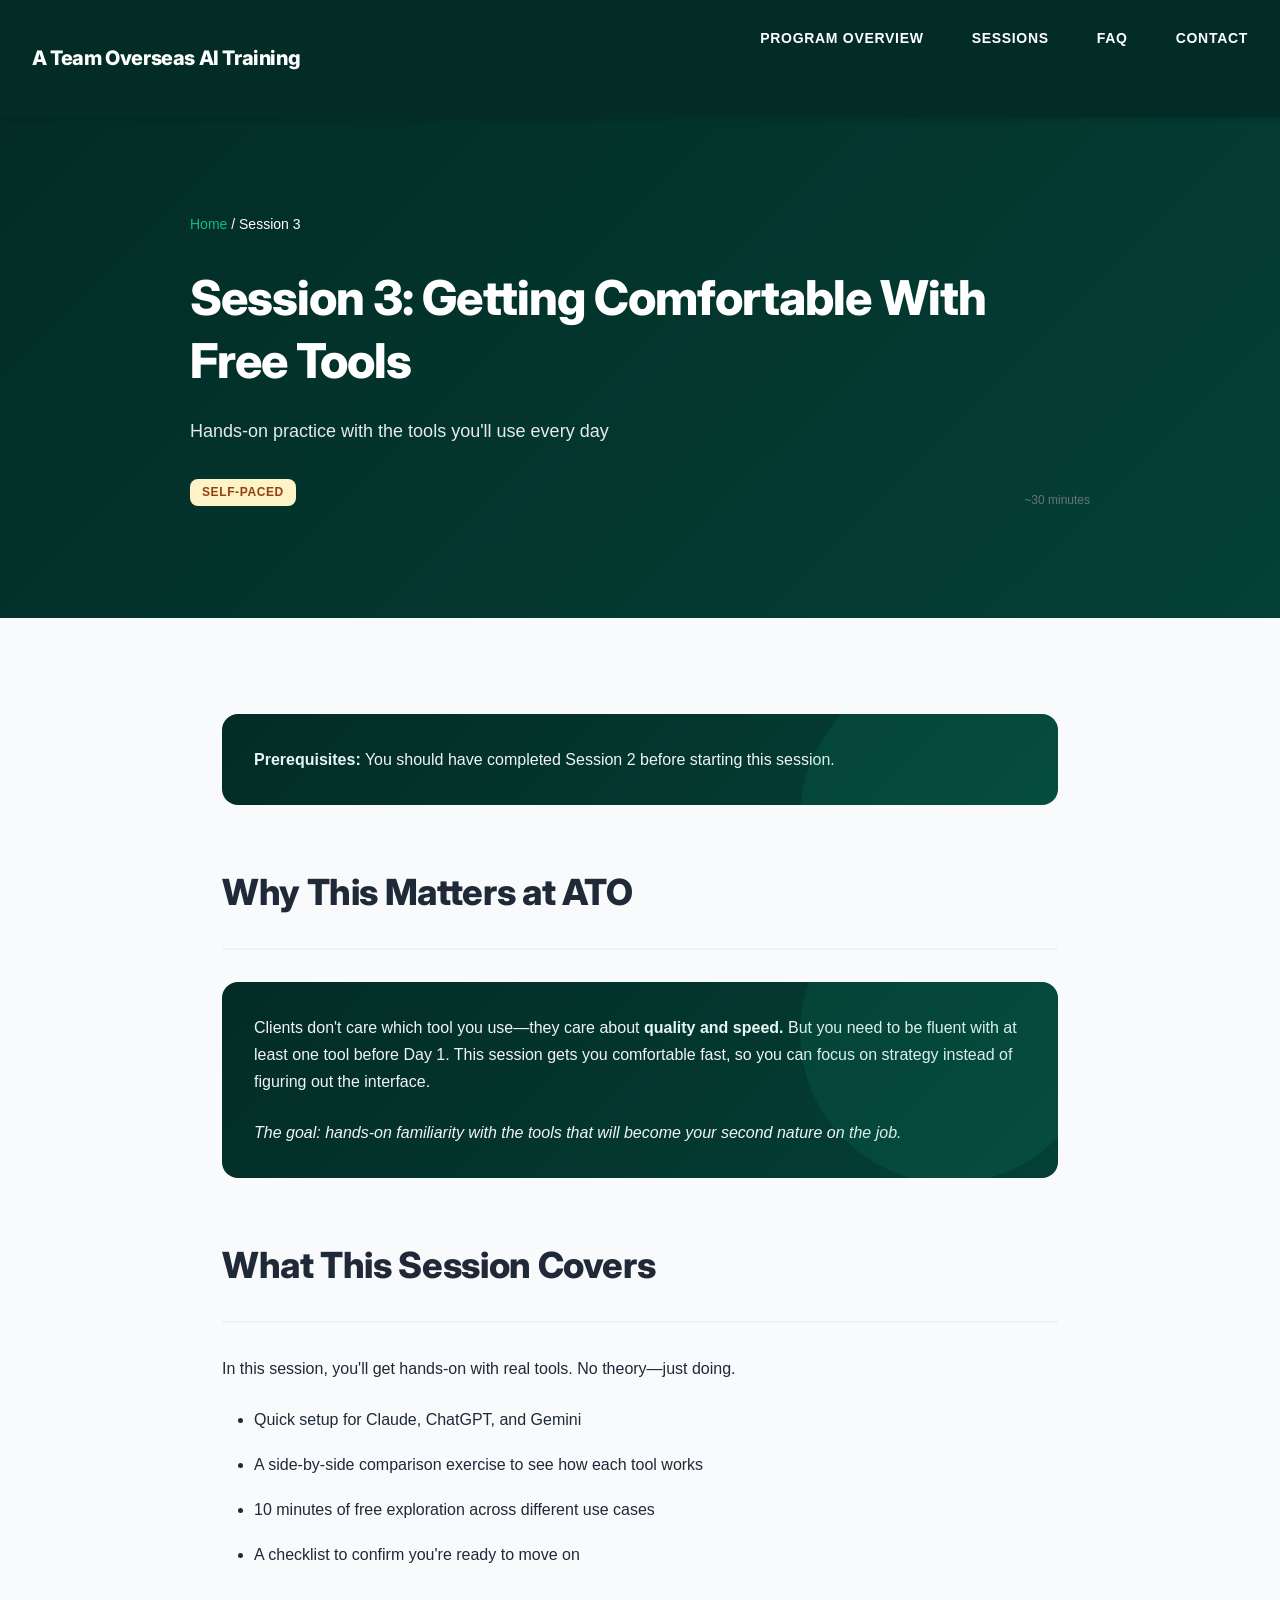
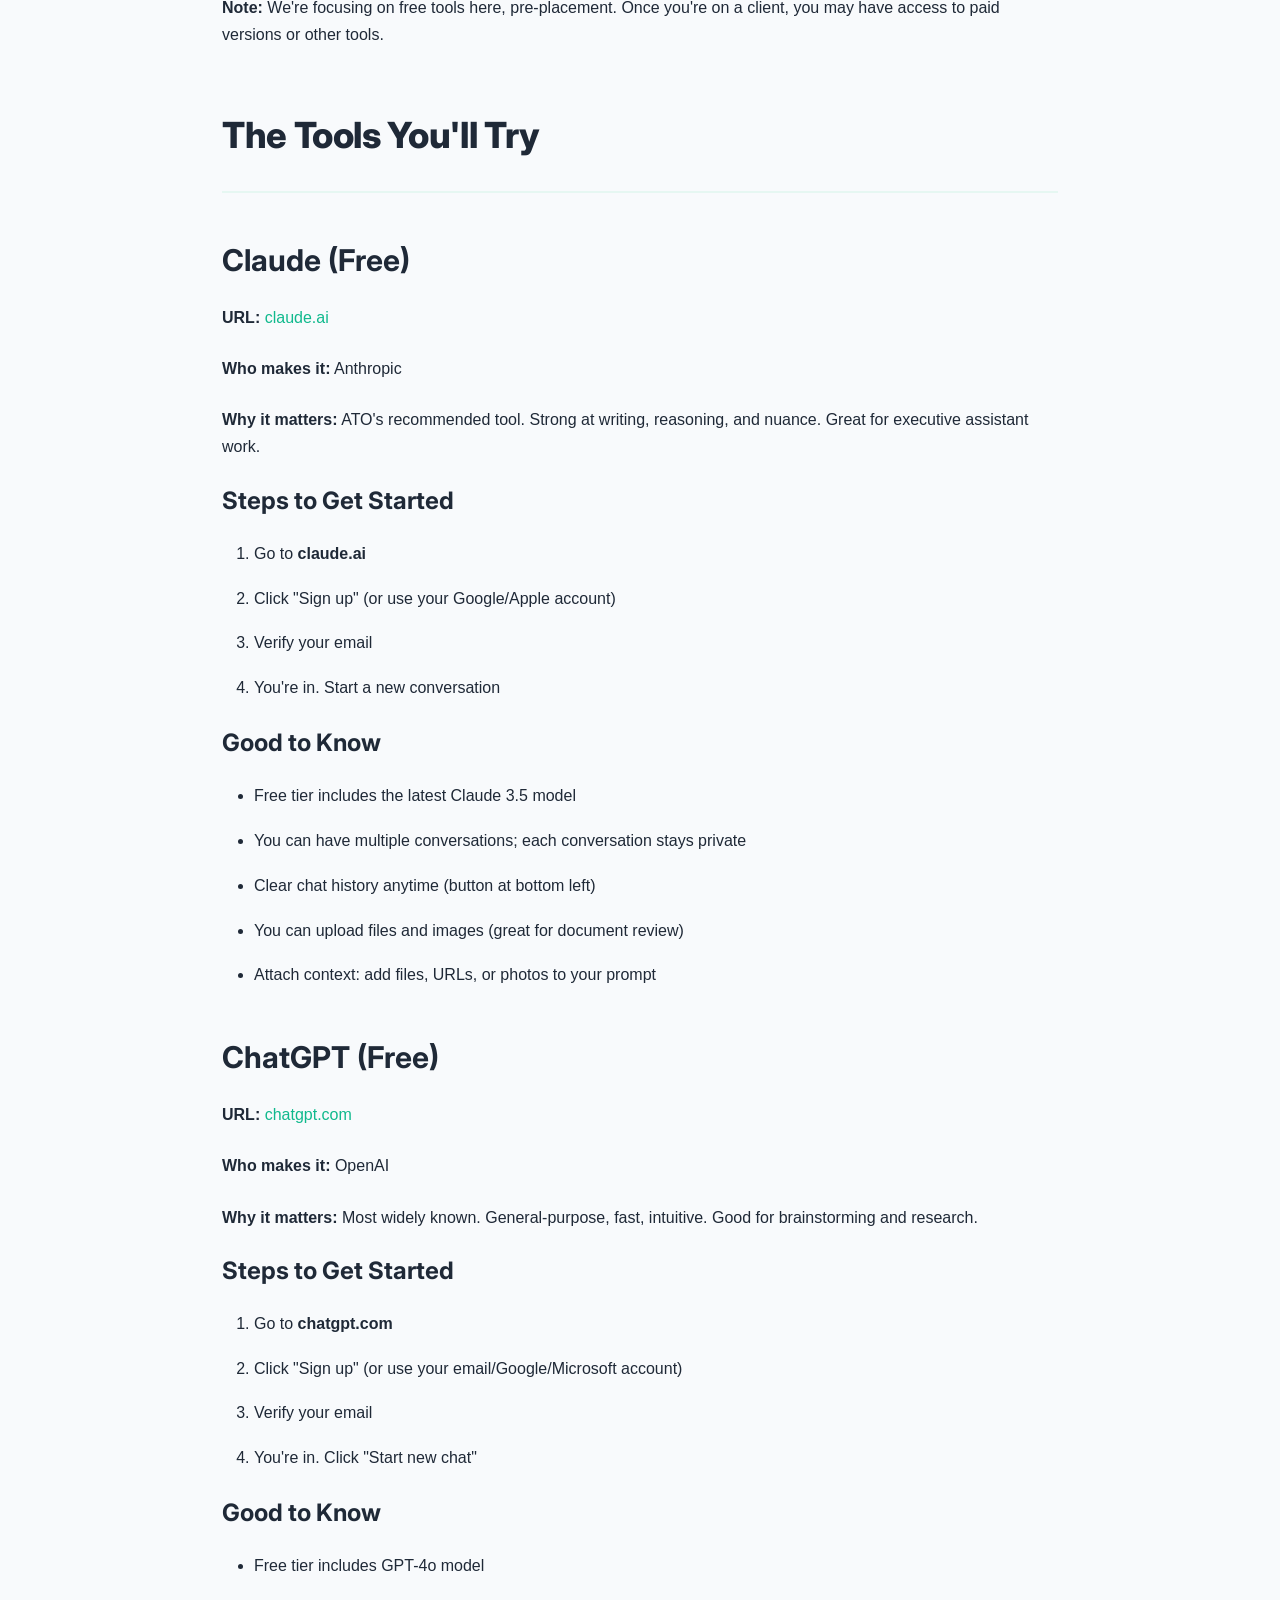
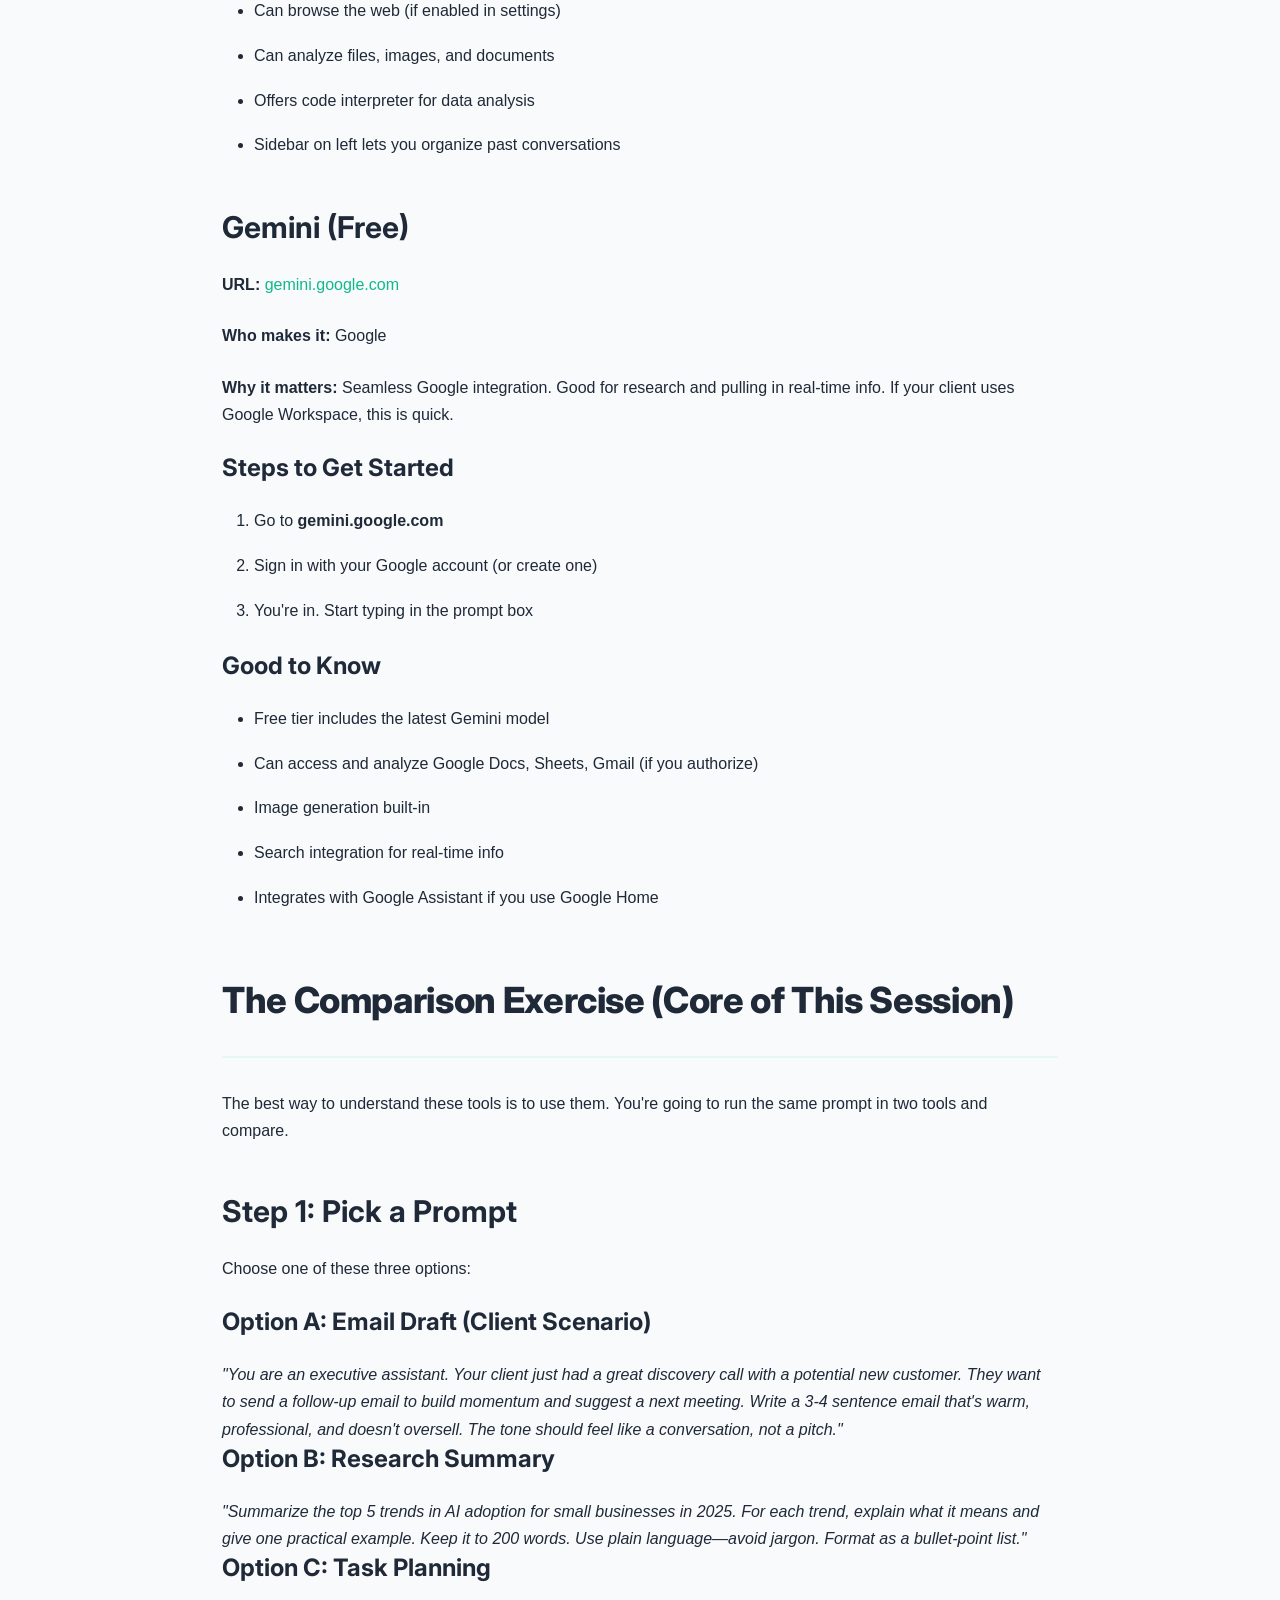
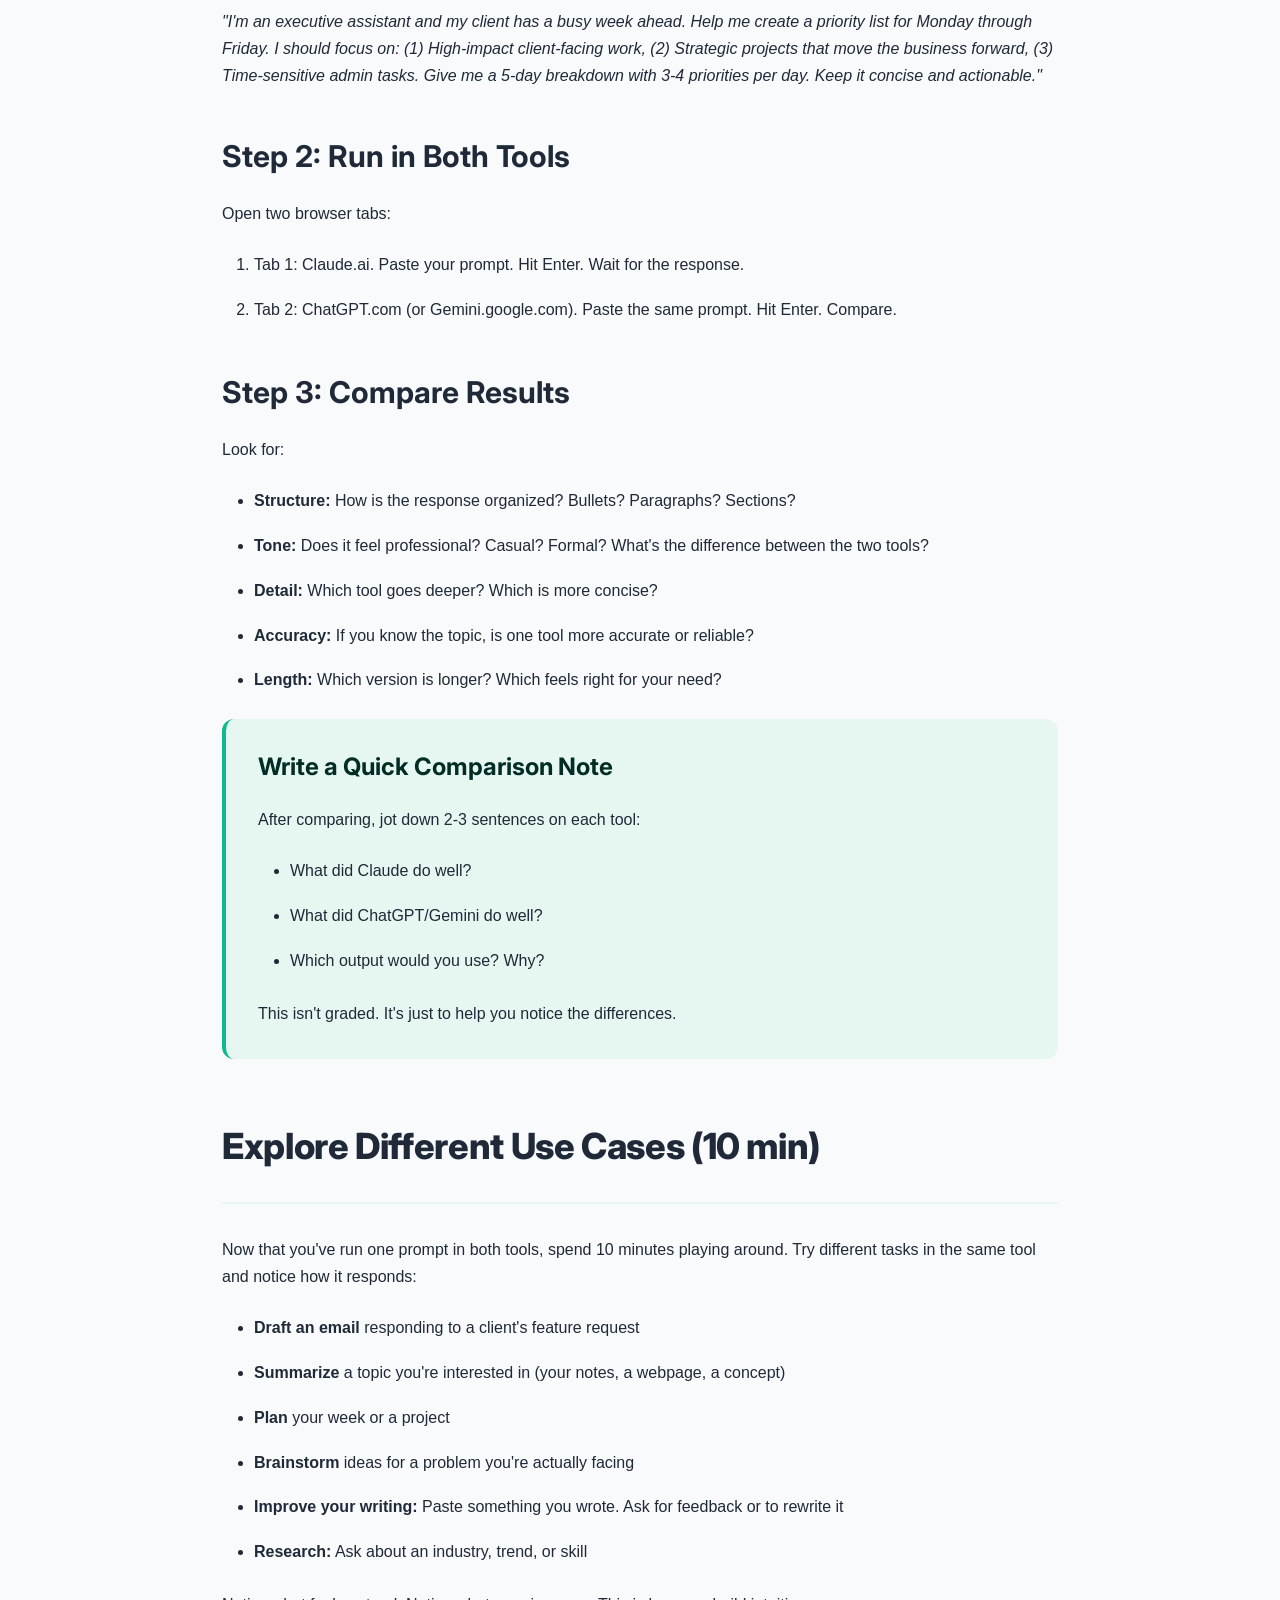
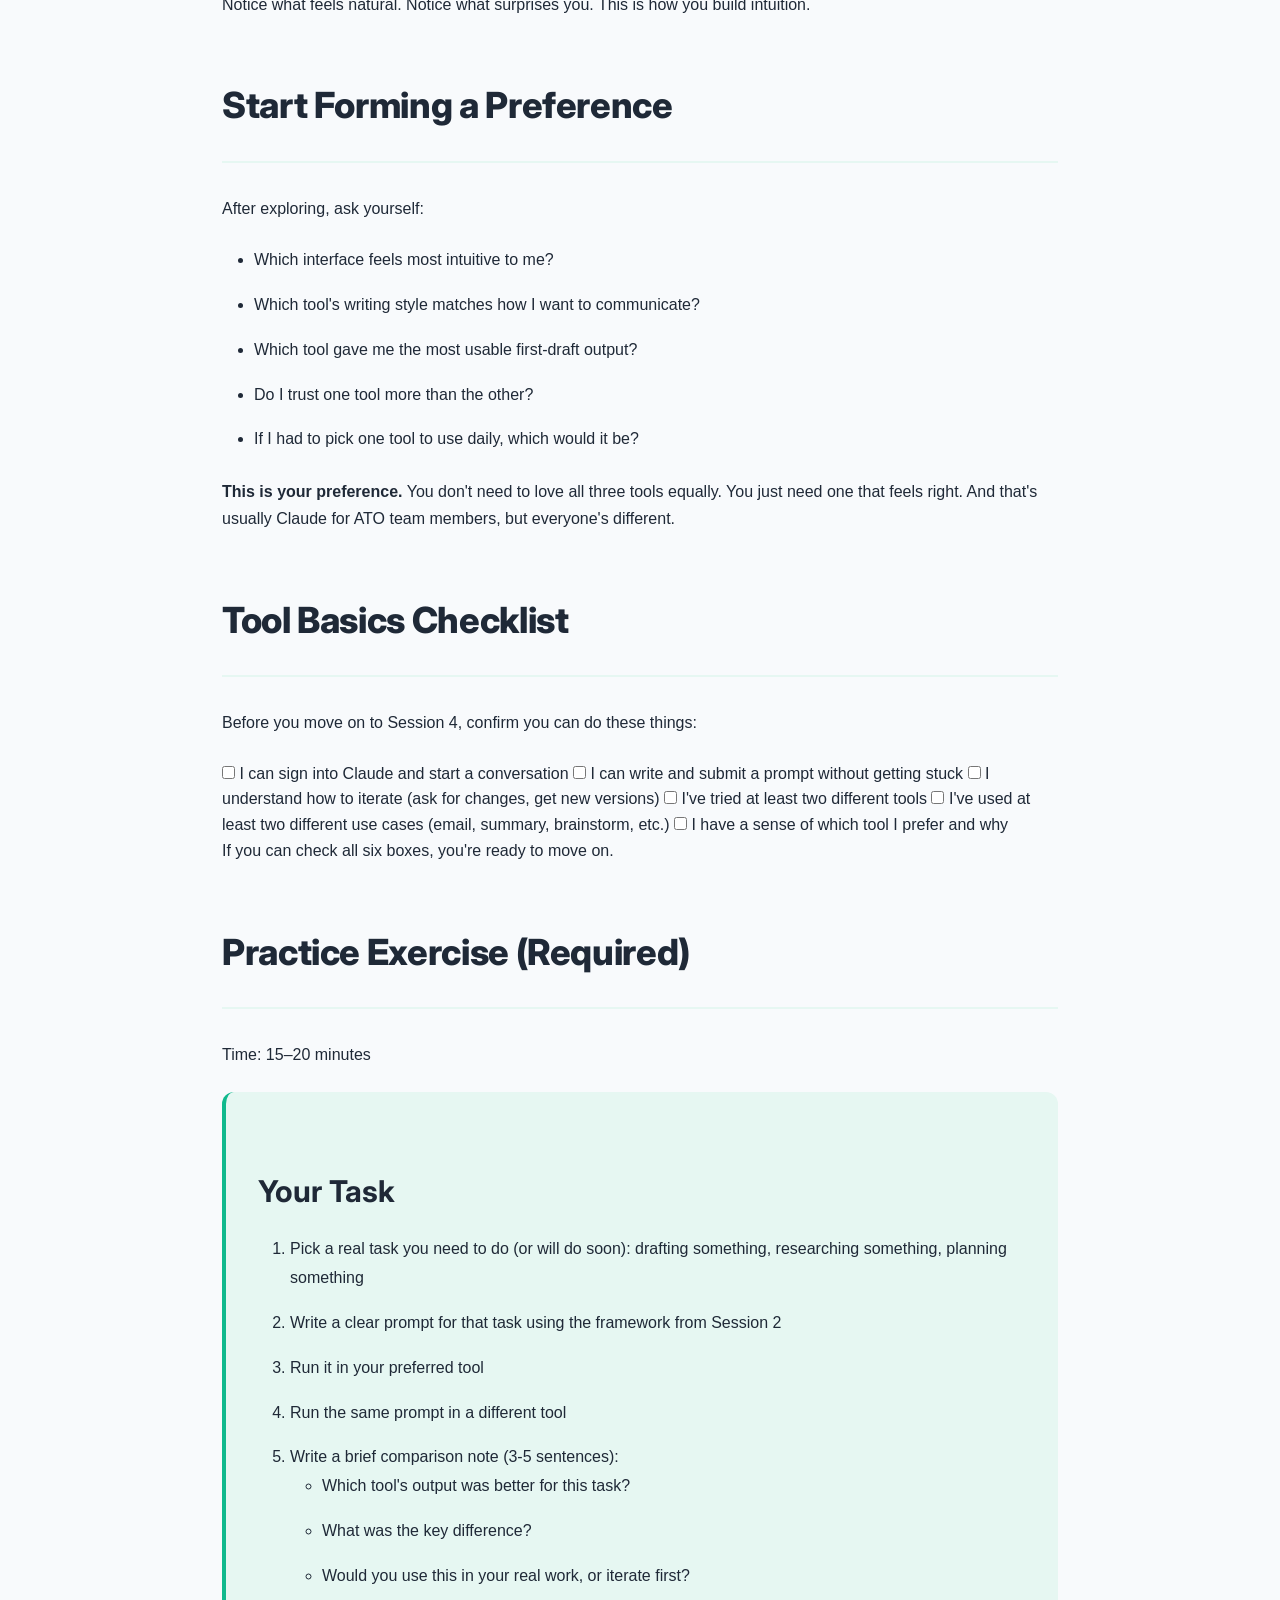
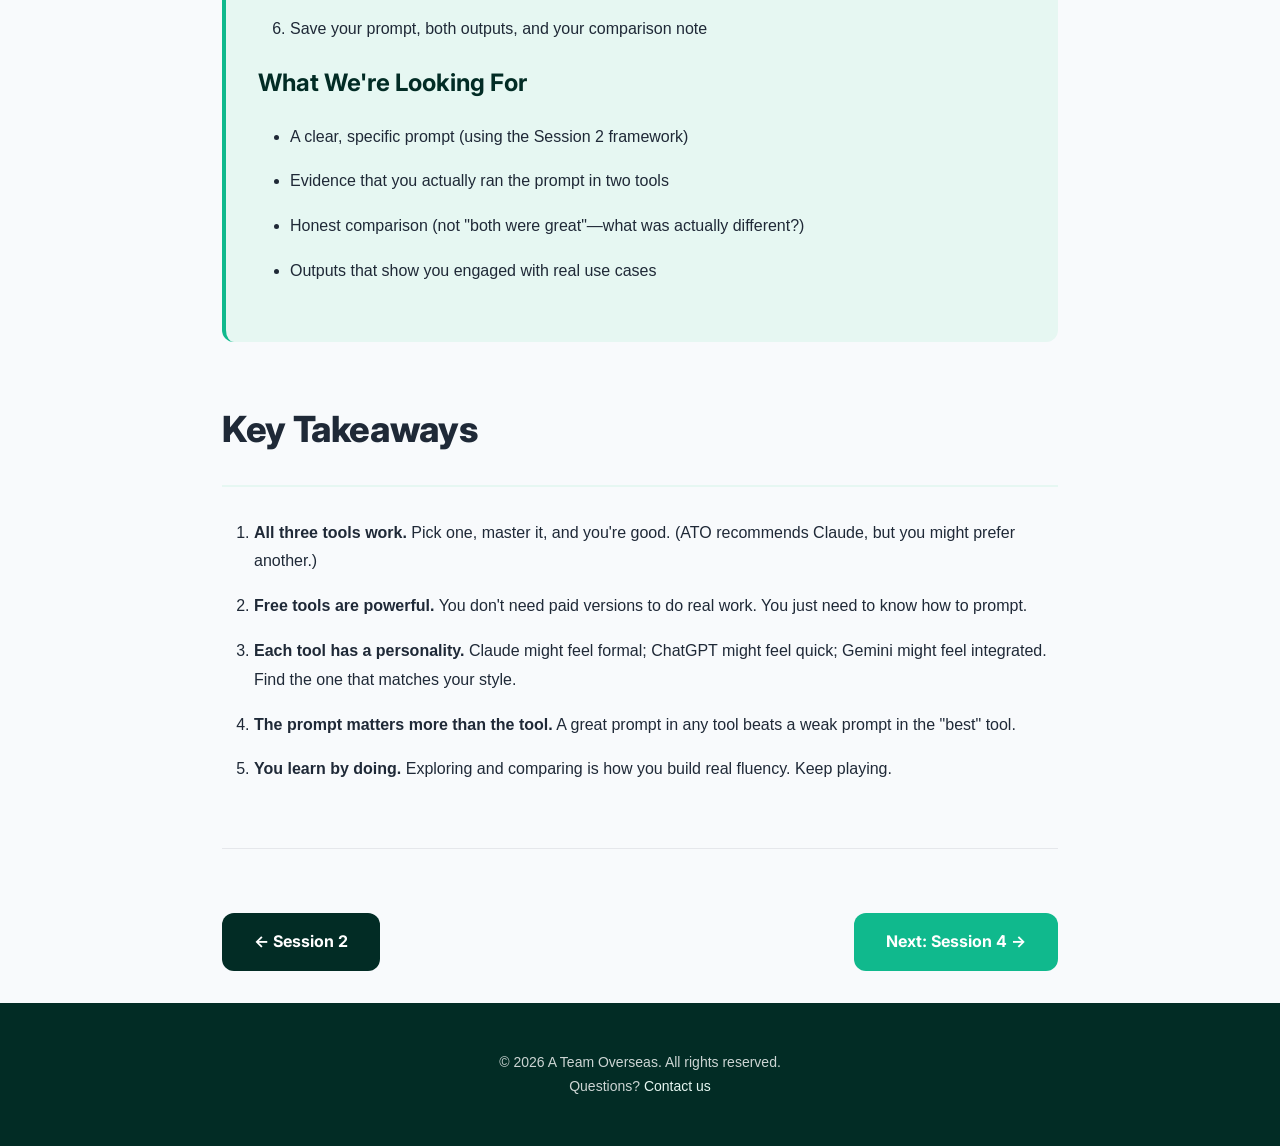
<file: ato-ai-training-site/session-3.html>
<!DOCTYPE html>
<html lang="en">
<head>
    <meta charset="UTF-8">
    <meta name="viewport" content="width=device-width, initial-scale=1.0">
    <title>Session 3: Getting Comfortable With Free Tools — ATO AI Training</title>
    <link rel="stylesheet" href="./styles.css">
    <link href="https://fonts.googleapis.com/css2?family=Inter:wght@400;500;600;700;800&display=swap" rel="stylesheet">
</head>
<body>
    <!-- Navigation Bar -->
    <nav class="navbar">
        <div class="nav-container">
            <div class="nav-logo">
                <span class="logo-text">A Team Overseas</span>
                <span class="logo-accent">AI Training</span>
            </div>
            <ul class="nav-links">
                <li><a href="./index.html#overview">Program Overview</a></li>
                <li><a href="./index.html#sessions">Sessions</a></li>
                <li><a href="./index.html#faq">FAQ</a></li>
                <li><a href="./index.html#contact">Contact</a></li>
            </ul>
        </div>
    </nav>

    <!-- Hero Section -->
    <section class="session-hero fade-in">
        <div class="hero-container">
            <nav class="breadcrumb">
                <a href="./index.html">Home</a>
                <span>/</span>
                <span>Session 3</span>
            </nav>
            <div class="hero-content">
                <h1>Session 3: Getting Comfortable With Free Tools</h1>
                <p class="hero-subtitle">Hands-on practice with the tools you'll use every day</p>
                <div class="session-meta">
                    <span class="badge badge-self-paced">Self-Paced</span>
                    <span class="session-duration">~30 minutes</span>
                </div>
            </div>
        </div>
    </section>

    <!-- Main Content -->
    <main class="content-container">
        <!-- Prerequisites -->
        <section class="session-section fade-in">
            <div class="callout-box">
                <p><strong>Prerequisites:</strong> You should have completed Session 2 before starting this session.</p>
            </div>
        </section>

        <!-- Why This Matters -->
        <section class="session-section fade-in">
            <h2>Why This Matters at ATO</h2>
            <div class="callout-box fade-in">
                <p>Clients don't care which tool you use—they care about <strong>quality and speed.</strong> But you need to be fluent with at least one tool before Day 1. This session gets you comfortable fast, so you can focus on strategy instead of figuring out the interface.</p>
                <p><em>The goal: hands-on familiarity with the tools that will become your second nature on the job.</em></p>
            </div>
        </section>

        <!-- What This Session Covers -->
        <section class="session-section fade-in">
            <h2>What This Session Covers</h2>
            <p>In this session, you'll get hands-on with real tools. No theory—just doing.</p>
            <ul>
                <li>Quick setup for Claude, ChatGPT, and Gemini</li>
                <li>A side-by-side comparison exercise to see how each tool works</li>
                <li>10 minutes of free exploration across different use cases</li>
                <li>A checklist to confirm you're ready to move on</li>
            </ul>
            <p><strong>Note:</strong> We're focusing on free tools here, pre-placement. Once you're on a client, you may have access to paid versions or other tools.</p>
        </section>

        <!-- The Tools You'll Try -->
        <section class="session-section fade-in">
            <h2>The Tools You'll Try</h2>

            <!-- Claude -->
            <div class="tool-section fade-in">
                <h3>Claude (Free)</h3>
                <p><strong>URL:</strong> <a href="https://claude.ai" target="_blank">claude.ai</a></p>
                <p><strong>Who makes it:</strong> Anthropic</p>
                <p><strong>Why it matters:</strong> ATO's recommended tool. Strong at writing, reasoning, and nuance. Great for executive assistant work.</p>

                <h4>Steps to Get Started</h4>
                <ol>
                    <li>Go to <strong>claude.ai</strong></li>
                    <li>Click "Sign up" (or use your Google/Apple account)</li>
                    <li>Verify your email</li>
                    <li>You're in. Start a new conversation</li>
                </ol>

                <h4>Good to Know</h4>
                <ul>
                    <li>Free tier includes the latest Claude 3.5 model</li>
                    <li>You can have multiple conversations; each conversation stays private</li>
                    <li>Clear chat history anytime (button at bottom left)</li>
                    <li>You can upload files and images (great for document review)</li>
                    <li>Attach context: add files, URLs, or photos to your prompt</li>
                </ul>
            </div>

            <!-- ChatGPT -->
            <div class="tool-section fade-in">
                <h3>ChatGPT (Free)</h3>
                <p><strong>URL:</strong> <a href="https://chatgpt.com" target="_blank">chatgpt.com</a></p>
                <p><strong>Who makes it:</strong> OpenAI</p>
                <p><strong>Why it matters:</strong> Most widely known. General-purpose, fast, intuitive. Good for brainstorming and research.</p>

                <h4>Steps to Get Started</h4>
                <ol>
                    <li>Go to <strong>chatgpt.com</strong></li>
                    <li>Click "Sign up" (or use your email/Google/Microsoft account)</li>
                    <li>Verify your email</li>
                    <li>You're in. Click "Start new chat"</li>
                </ol>

                <h4>Good to Know</h4>
                <ul>
                    <li>Free tier includes GPT-4o model</li>
                    <li>Can browse the web (if enabled in settings)</li>
                    <li>Can analyze files, images, and documents</li>
                    <li>Offers code interpreter for data analysis</li>
                    <li>Sidebar on left lets you organize past conversations</li>
                </ul>
            </div>

            <!-- Gemini -->
            <div class="tool-section fade-in">
                <h3>Gemini (Free)</h3>
                <p><strong>URL:</strong> <a href="https://gemini.google.com" target="_blank">gemini.google.com</a></p>
                <p><strong>Who makes it:</strong> Google</p>
                <p><strong>Why it matters:</strong> Seamless Google integration. Good for research and pulling in real-time info. If your client uses Google Workspace, this is quick.</p>

                <h4>Steps to Get Started</h4>
                <ol>
                    <li>Go to <strong>gemini.google.com</strong></li>
                    <li>Sign in with your Google account (or create one)</li>
                    <li>You're in. Start typing in the prompt box</li>
                </ol>

                <h4>Good to Know</h4>
                <ul>
                    <li>Free tier includes the latest Gemini model</li>
                    <li>Can access and analyze Google Docs, Sheets, Gmail (if you authorize)</li>
                    <li>Image generation built-in</li>
                    <li>Search integration for real-time info</li>
                    <li>Integrates with Google Assistant if you use Google Home</li>
                </ul>
            </div>
        </section>

        <!-- The Comparison Exercise -->
        <section class="session-section fade-in">
            <h2>The Comparison Exercise (Core of This Session)</h2>
            <p>The best way to understand these tools is to use them. You're going to run the same prompt in two tools and compare.</p>

            <h3>Step 1: Pick a Prompt</h3>
            <p>Choose one of these three options:</p>

            <div class="prompt-option fade-in">
                <h4>Option A: Email Draft (Client Scenario)</h4>
                <p><em>"You are an executive assistant. Your client just had a great discovery call with a potential new customer. They want to send a follow-up email to build momentum and suggest a next meeting. Write a 3-4 sentence email that's warm, professional, and doesn't oversell. The tone should feel like a conversation, not a pitch."</em></p>
            </div>

            <div class="prompt-option fade-in">
                <h4>Option B: Research Summary</h4>
                <p><em>"Summarize the top 5 trends in AI adoption for small businesses in 2025. For each trend, explain what it means and give one practical example. Keep it to 200 words. Use plain language—avoid jargon. Format as a bullet-point list."</em></p>
            </div>

            <div class="prompt-option fade-in">
                <h4>Option C: Task Planning</h4>
                <p><em>"I'm an executive assistant and my client has a busy week ahead. Help me create a priority list for Monday through Friday. I should focus on: (1) High-impact client-facing work, (2) Strategic projects that move the business forward, (3) Time-sensitive admin tasks. Give me a 5-day breakdown with 3-4 priorities per day. Keep it concise and actionable."</em></p>
            </div>

            <h3>Step 2: Run in Both Tools</h3>
            <p>Open two browser tabs:</p>
            <ol>
                <li>Tab 1: Claude.ai. Paste your prompt. Hit Enter. Wait for the response.</li>
                <li>Tab 2: ChatGPT.com (or Gemini.google.com). Paste the same prompt. Hit Enter. Compare.</li>
            </ol>

            <h3>Step 3: Compare Results</h3>
            <p>Look for:</p>
            <ul>
                <li><strong>Structure:</strong> How is the response organized? Bullets? Paragraphs? Sections?</li>
                <li><strong>Tone:</strong> Does it feel professional? Casual? Formal? What's the difference between the two tools?</li>
                <li><strong>Detail:</strong> Which tool goes deeper? Which is more concise?</li>
                <li><strong>Accuracy:</strong> If you know the topic, is one tool more accurate or reliable?</li>
                <li><strong>Length:</strong> Which version is longer? Which feels right for your need?</li>
            </ul>

            <div class="exercise-box">
                <h4>Write a Quick Comparison Note</h4>
                <p>After comparing, jot down 2-3 sentences on each tool:</p>
                <ul>
                    <li>What did Claude do well?</li>
                    <li>What did ChatGPT/Gemini do well?</li>
                    <li>Which output would you use? Why?</li>
                </ul>
                <p>This isn't graded. It's just to help you notice the differences.</p>
            </div>
        </section>

        <!-- Explore Different Use Cases -->
        <section class="session-section fade-in">
            <h2>Explore Different Use Cases (10 min)</h2>
            <p>Now that you've run one prompt in both tools, spend 10 minutes playing around. Try different tasks in the same tool and notice how it responds:</p>

            <ul>
                <li><strong>Draft an email</strong> responding to a client's feature request</li>
                <li><strong>Summarize</strong> a topic you're interested in (your notes, a webpage, a concept)</li>
                <li><strong>Plan</strong> your week or a project</li>
                <li><strong>Brainstorm</strong> ideas for a problem you're actually facing</li>
                <li><strong>Improve your writing:</strong> Paste something you wrote. Ask for feedback or to rewrite it</li>
                <li><strong>Research:</strong> Ask about an industry, trend, or skill</li>
            </ul>

            <p>Notice what feels natural. Notice what surprises you. This is how you build intuition.</p>
        </section>

        <!-- Start Forming a Preference -->
        <section class="session-section fade-in">
            <h2>Start Forming a Preference</h2>
            <p>After exploring, ask yourself:</p>
            <ul>
                <li>Which interface feels most intuitive to me?</li>
                <li>Which tool's writing style matches how I want to communicate?</li>
                <li>Which tool gave me the most usable first-draft output?</li>
                <li>Do I trust one tool more than the other?</li>
                <li>If I had to pick one tool to use daily, which would it be?</li>
            </ul>

            <p><strong>This is your preference.</strong> You don't need to love all three tools equally. You just need one that feels right. And that's usually Claude for ATO team members, but everyone's different.</p>
        </section>

        <!-- Tool Basics Checklist -->
        <section class="session-section fade-in">
            <h2>Tool Basics Checklist</h2>
            <p>Before you move on to Session 4, confirm you can do these things:</p>

            <div class="checklist">
                <label><input type="checkbox"> I can sign into Claude and start a conversation</label>
                <label><input type="checkbox"> I can write and submit a prompt without getting stuck</label>
                <label><input type="checkbox"> I understand how to iterate (ask for changes, get new versions)</label>
                <label><input type="checkbox"> I've tried at least two different tools</label>
                <label><input type="checkbox"> I've used at least two different use cases (email, summary, brainstorm, etc.)</label>
                <label><input type="checkbox"> I have a sense of which tool I prefer and why</label>
            </div>

            <p>If you can check all six boxes, you're ready to move on.</p>
        </section>

        <!-- Practice Exercise -->
        <section class="session-section fade-in">
            <h2>Practice Exercise (Required)</h2>
            <p>Time: 15–20 minutes</p>

            <div class="exercise-box">
                <h3>Your Task</h3>
                <ol>
                    <li>Pick a real task you need to do (or will do soon): drafting something, researching something, planning something</li>
                    <li>Write a clear prompt for that task using the framework from Session 2</li>
                    <li>Run it in your preferred tool</li>
                    <li>Run the same prompt in a different tool</li>
                    <li>Write a brief comparison note (3-5 sentences):
                        <ul>
                            <li>Which tool's output was better for this task?</li>
                            <li>What was the key difference?</li>
                            <li>Would you use this in your real work, or iterate first?</li>
                        </ul>
                    </li>
                    <li>Save your prompt, both outputs, and your comparison note</li>
                </ol>

                <h4>What We're Looking For</h4>
                <ul>
                    <li>A clear, specific prompt (using the Session 2 framework)</li>
                    <li>Evidence that you actually ran the prompt in two tools</li>
                    <li>Honest comparison (not "both were great"—what was actually different?)</li>
                    <li>Outputs that show you engaged with real use cases</li>
                </ul>
            </div>
        </section>

        <!-- Key Takeaways -->
        <section class="session-section fade-in">
            <h2>Key Takeaways</h2>
            <ol>
                <li><strong>All three tools work.</strong> Pick one, master it, and you're good. (ATO recommends Claude, but you might prefer another.)</li>
                <li><strong>Free tools are powerful.</strong> You don't need paid versions to do real work. You just need to know how to prompt.</li>
                <li><strong>Each tool has a personality.</strong> Claude might feel formal; ChatGPT might feel quick; Gemini might feel integrated. Find the one that matches your style.</li>
                <li><strong>The prompt matters more than the tool.</strong> A great prompt in any tool beats a weak prompt in the "best" tool.</li>
                <li><strong>You learn by doing.</strong> Exploring and comparing is how you build real fluency. Keep playing.</li>
            </ol>
        </section>

        <!-- Session Navigation -->
        <section class="session-nav fade-in">
            <div class="nav-prev">
                <a href="session-2.html" class="btn btn-secondary">← Session 2</a>
            </div>
            <div class="nav-next">
                <a href="session-4.html" class="btn btn-primary">Next: Session 4 →</a>
            </div>
        </section>
    </main>

    <!-- Footer -->
    <footer class="footer">
        <div class="footer-container">
            <p>&copy; 2026 A Team Overseas. All rights reserved.</p>
            <p>Questions? <a href="mailto:training@ato.example.com">Contact us</a></p>
        </div>
    </footer>

    <script src="./script.js"></script>
</body>
</html>
</file>
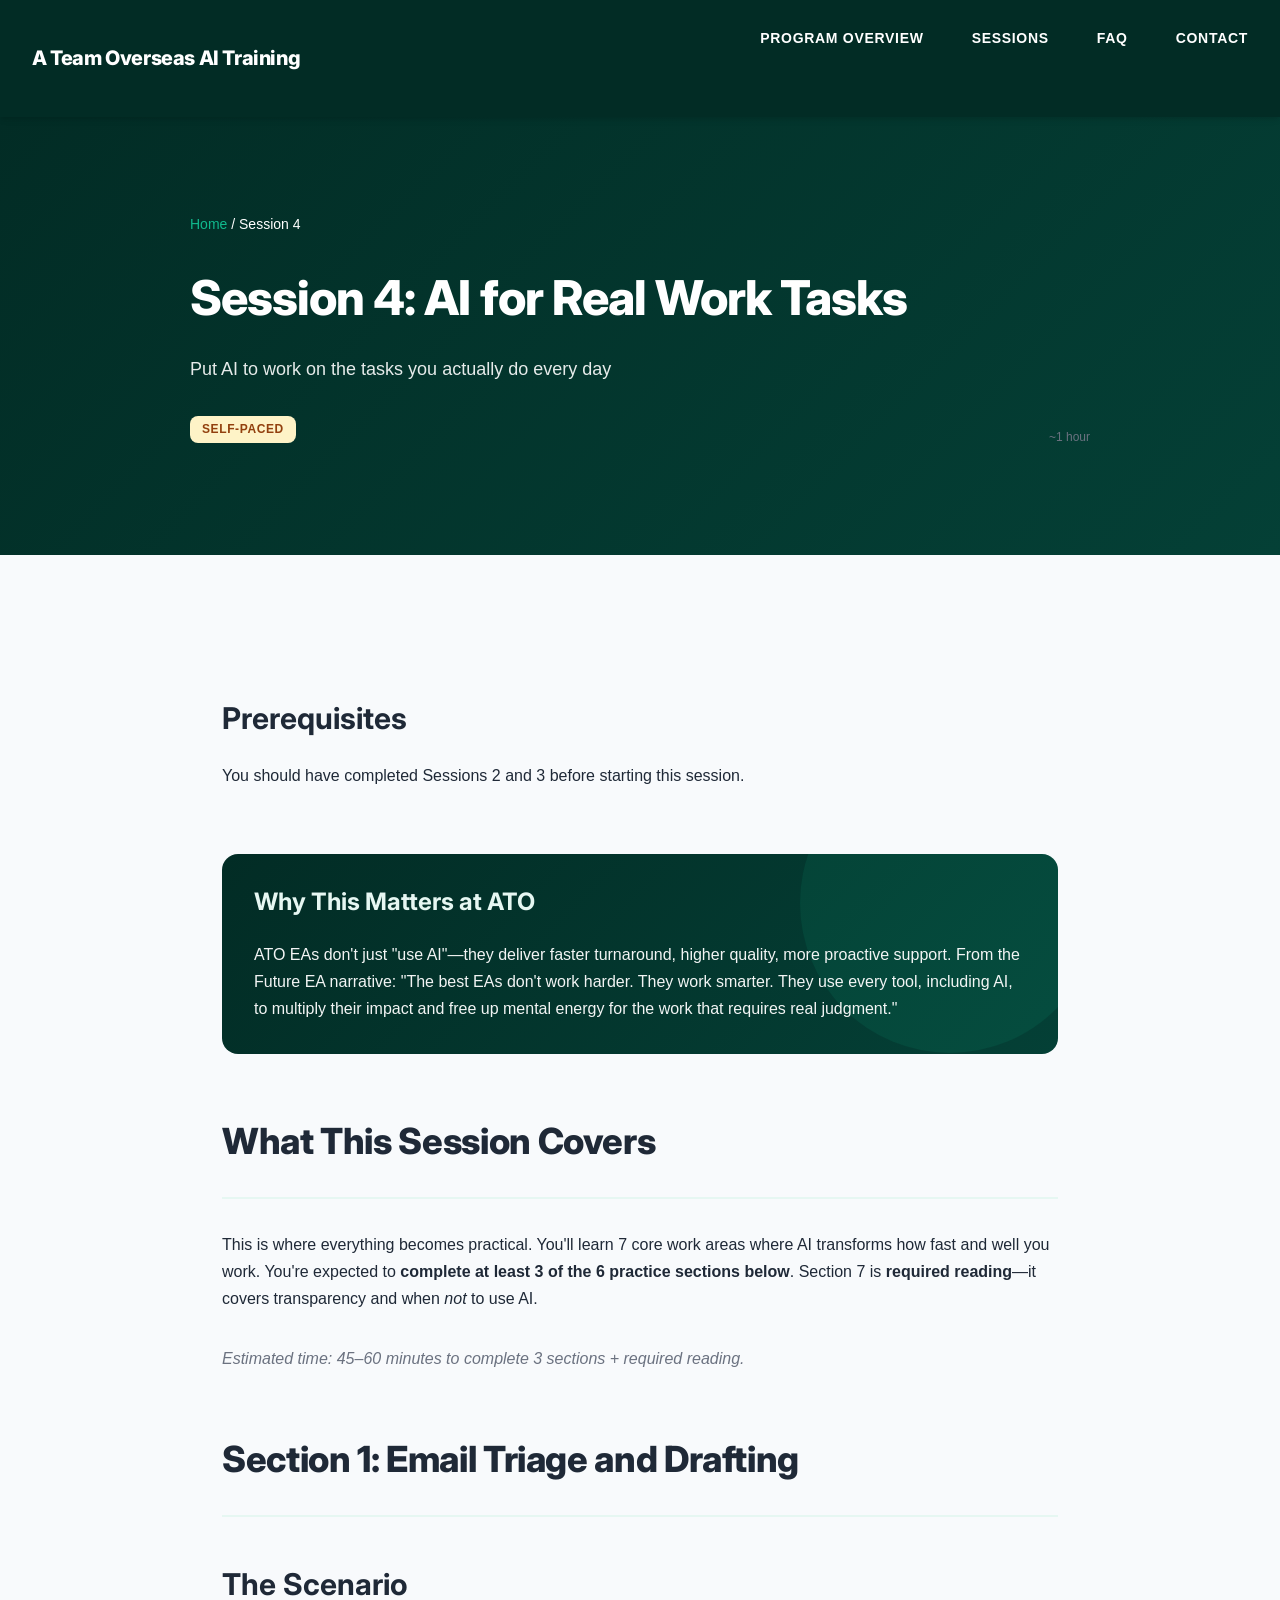
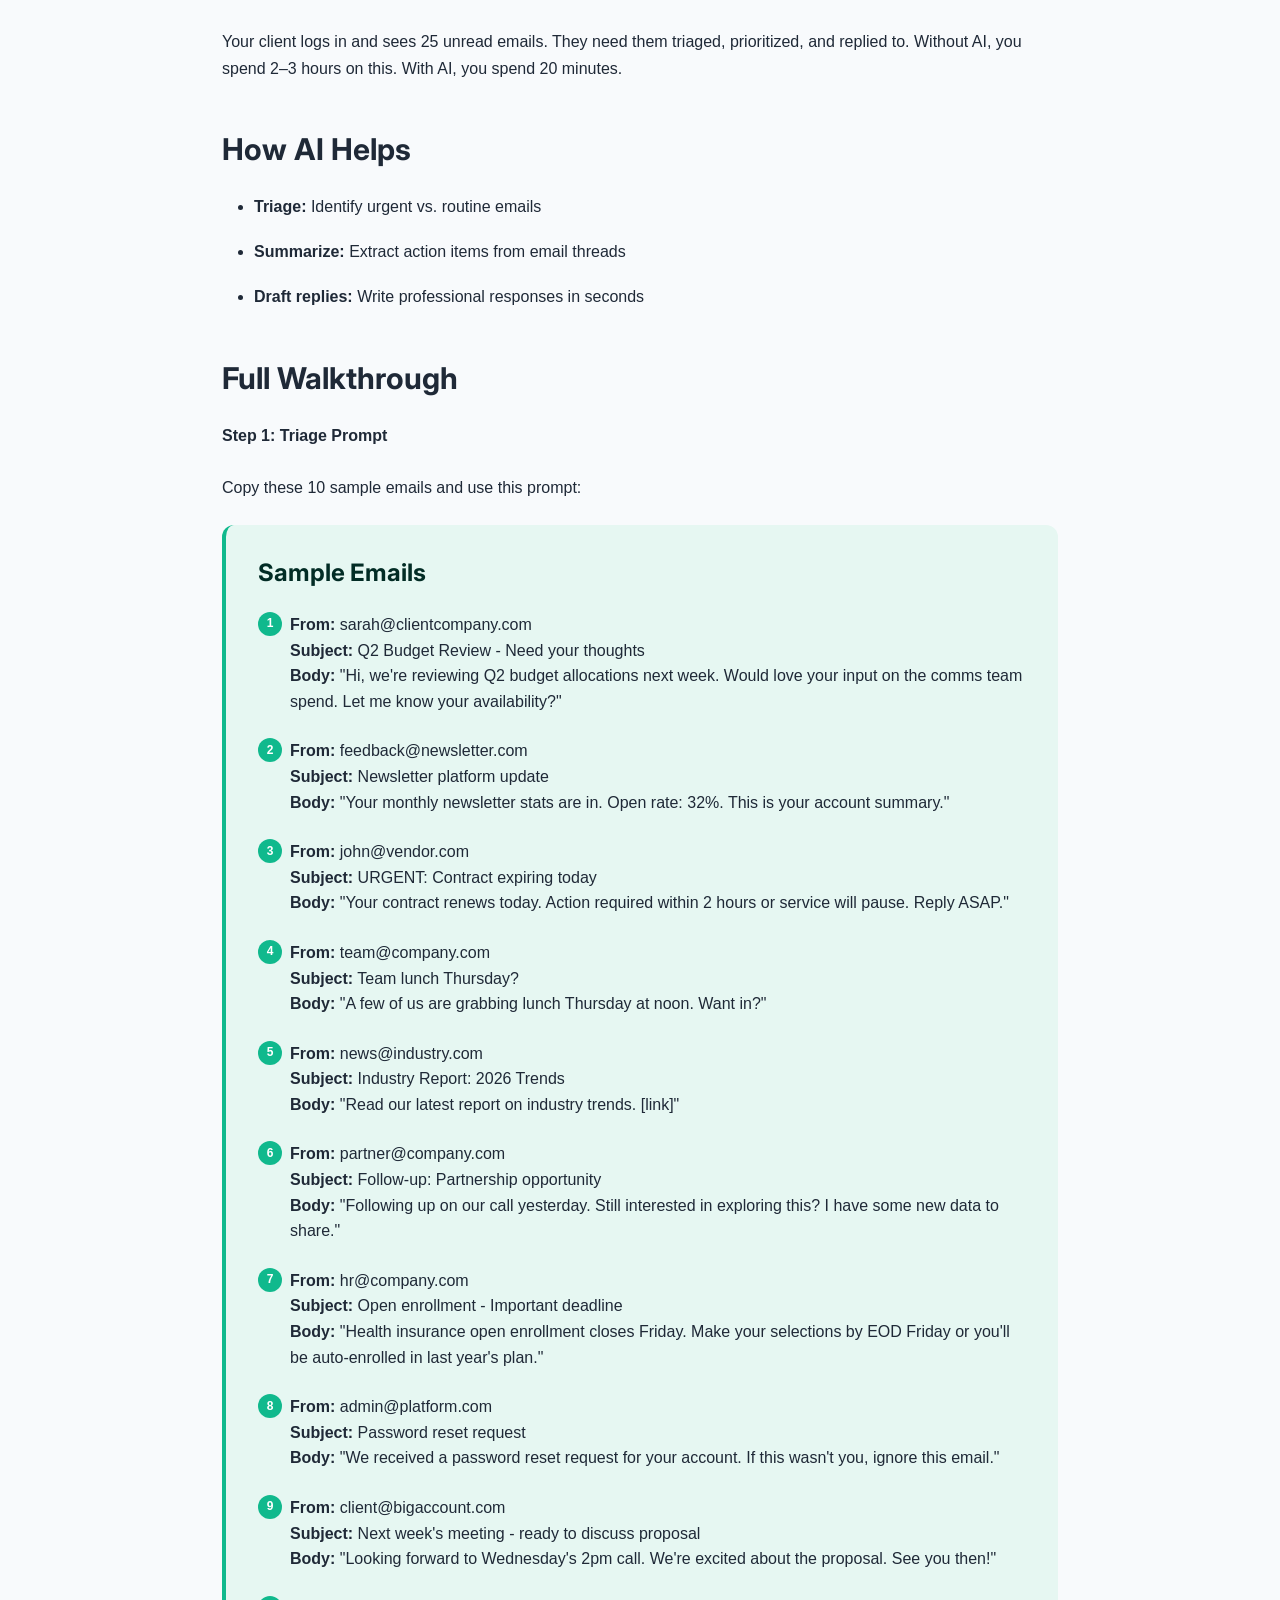
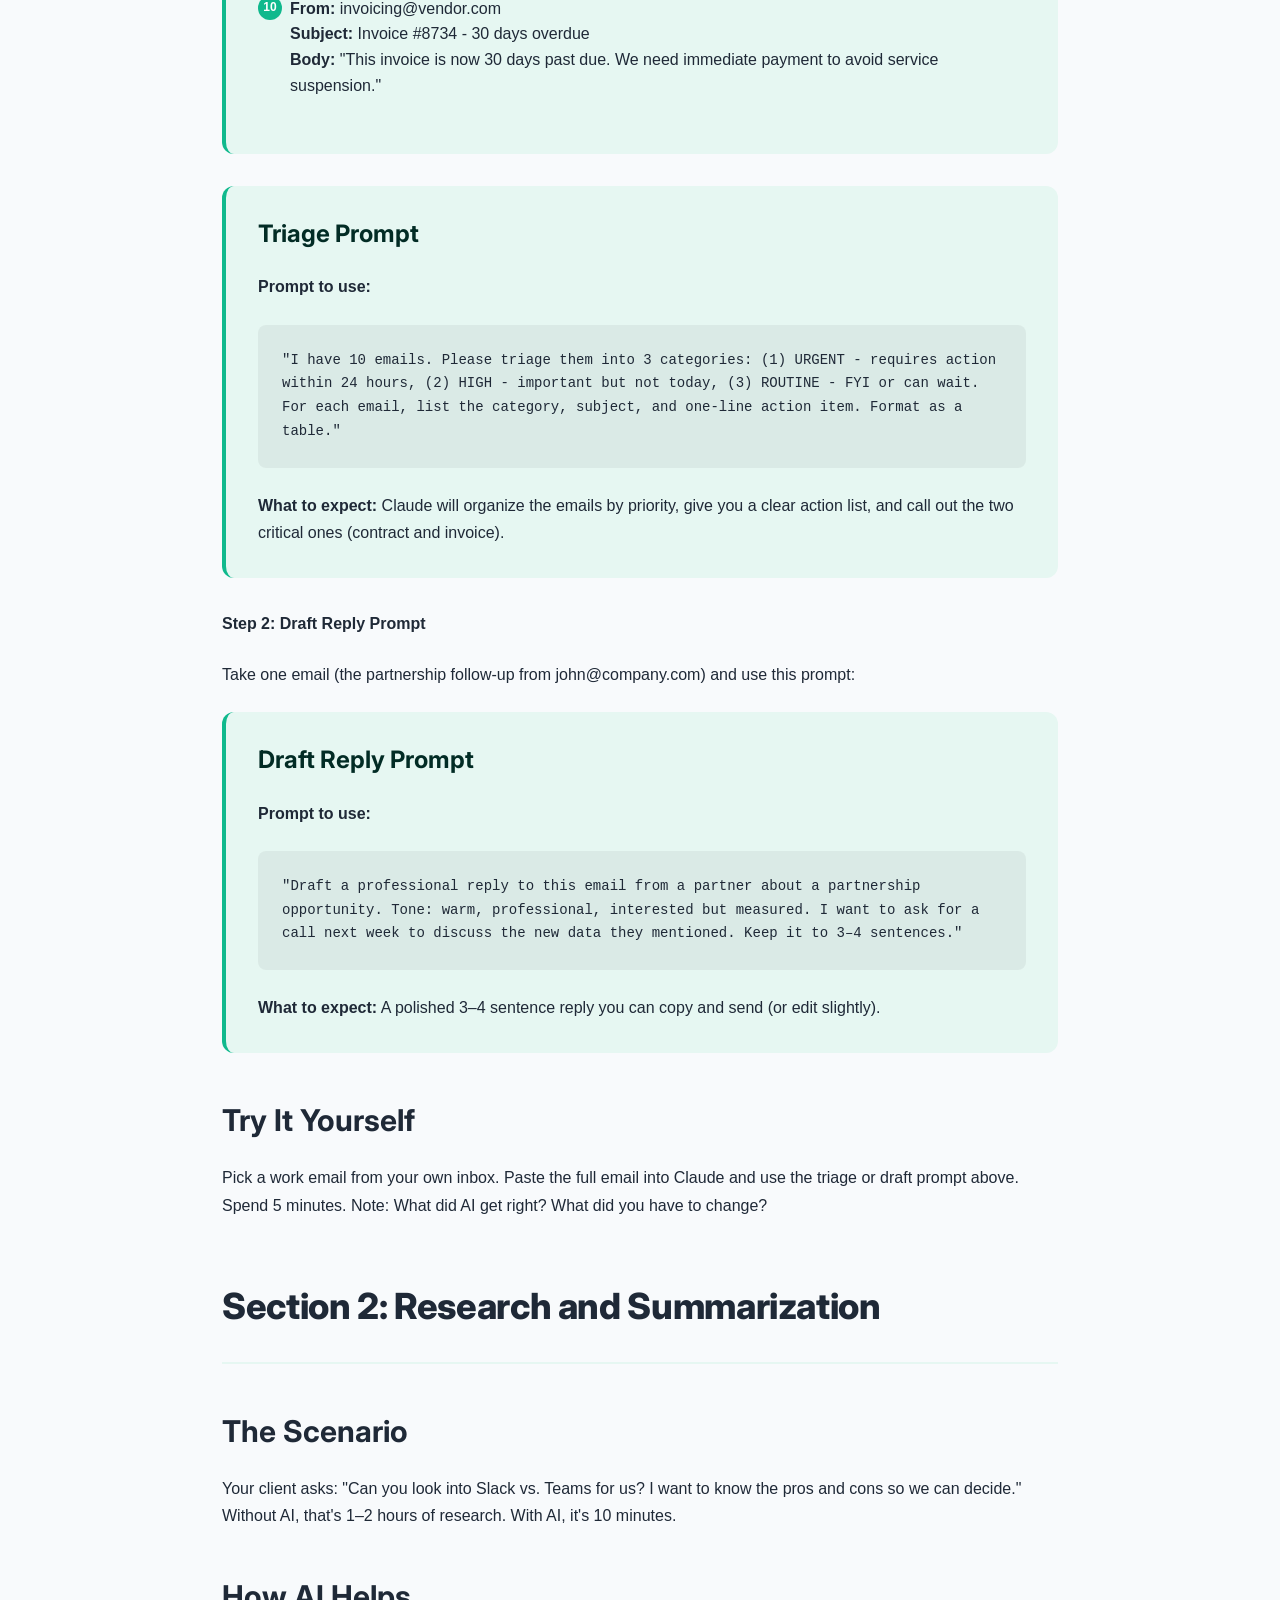
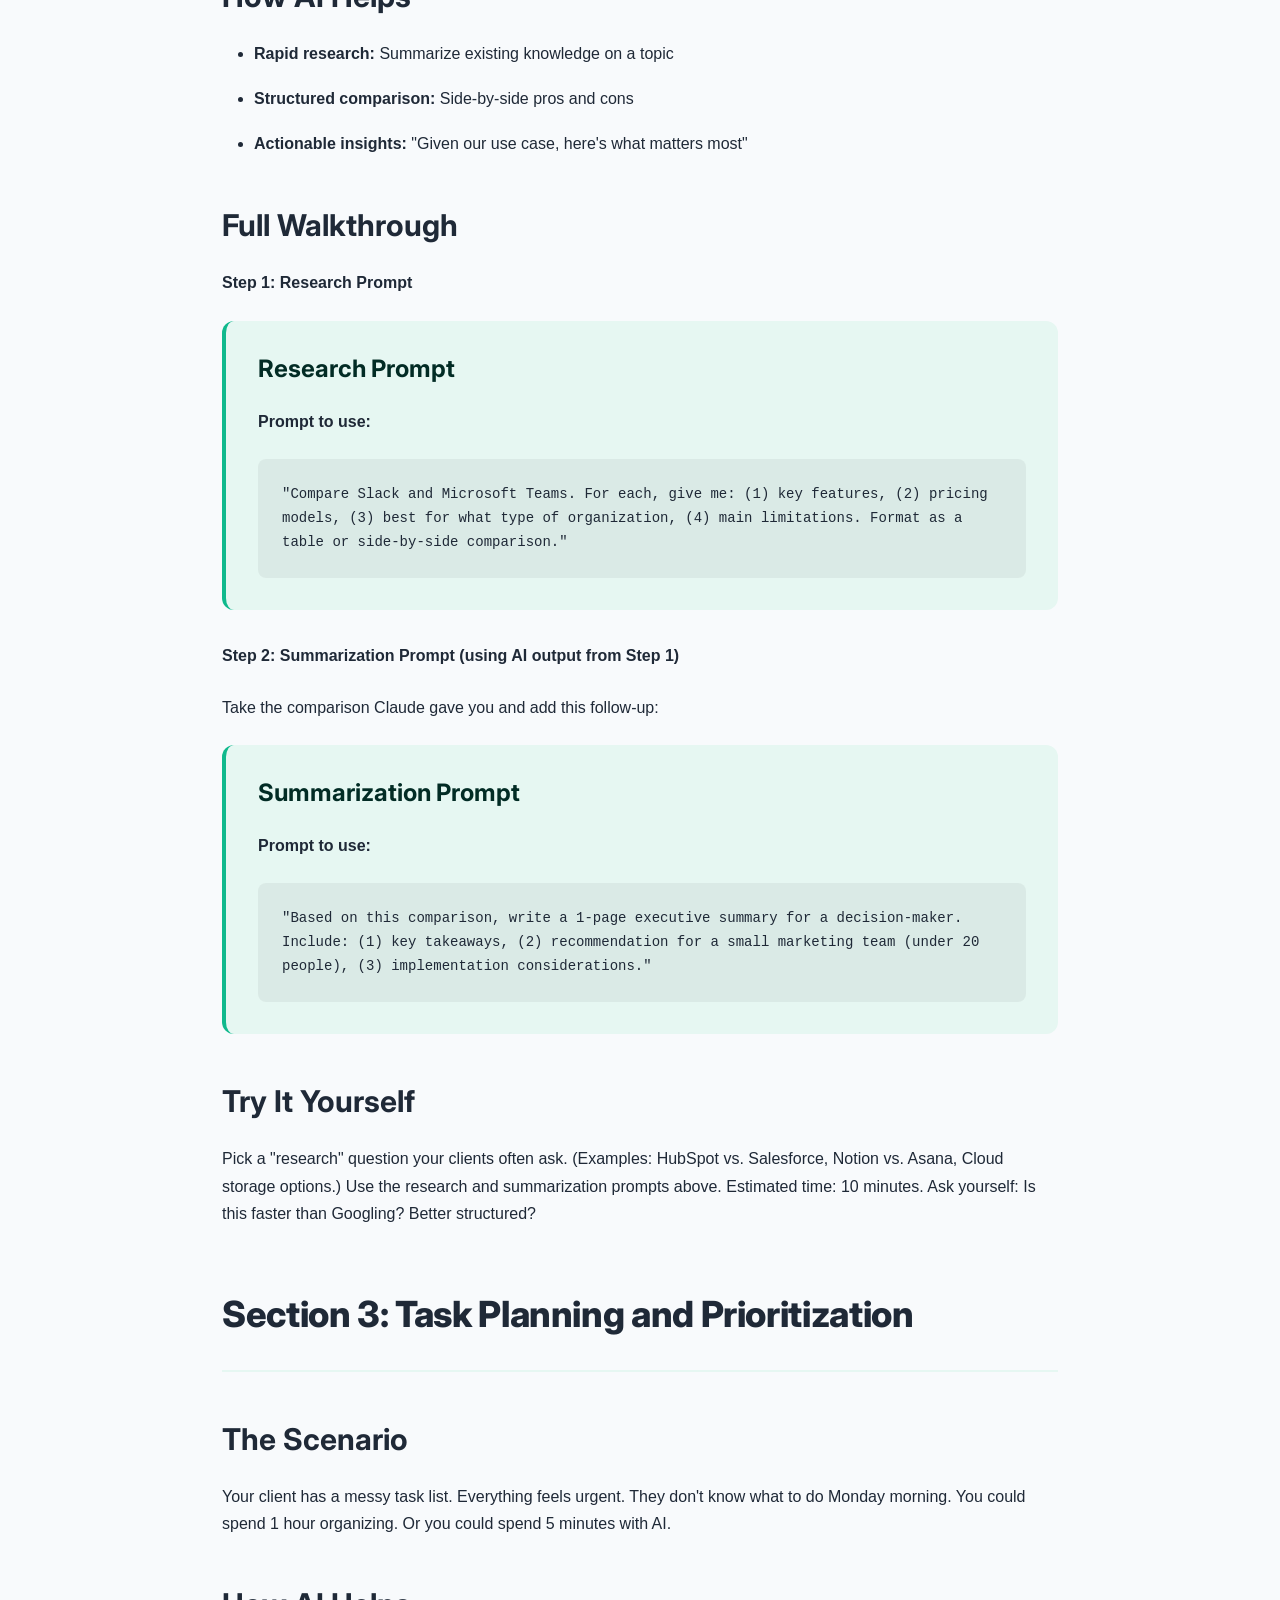
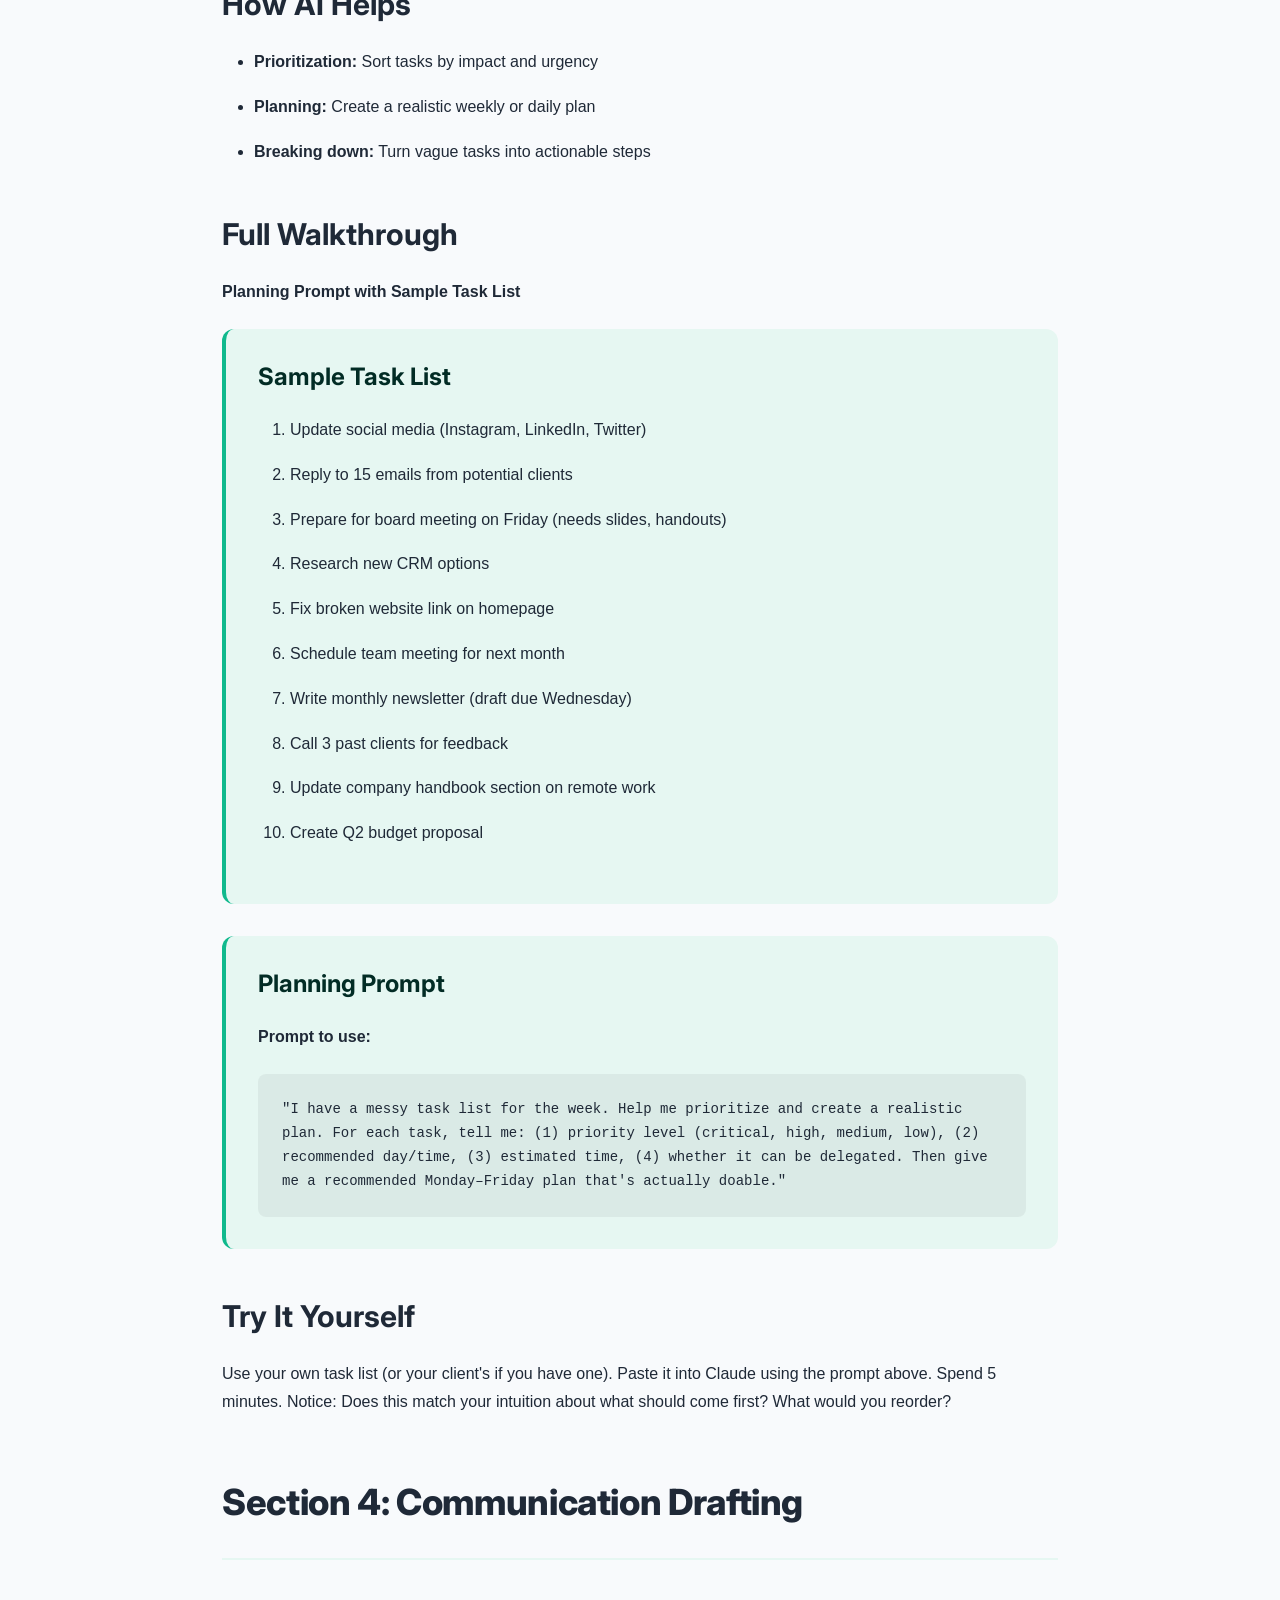
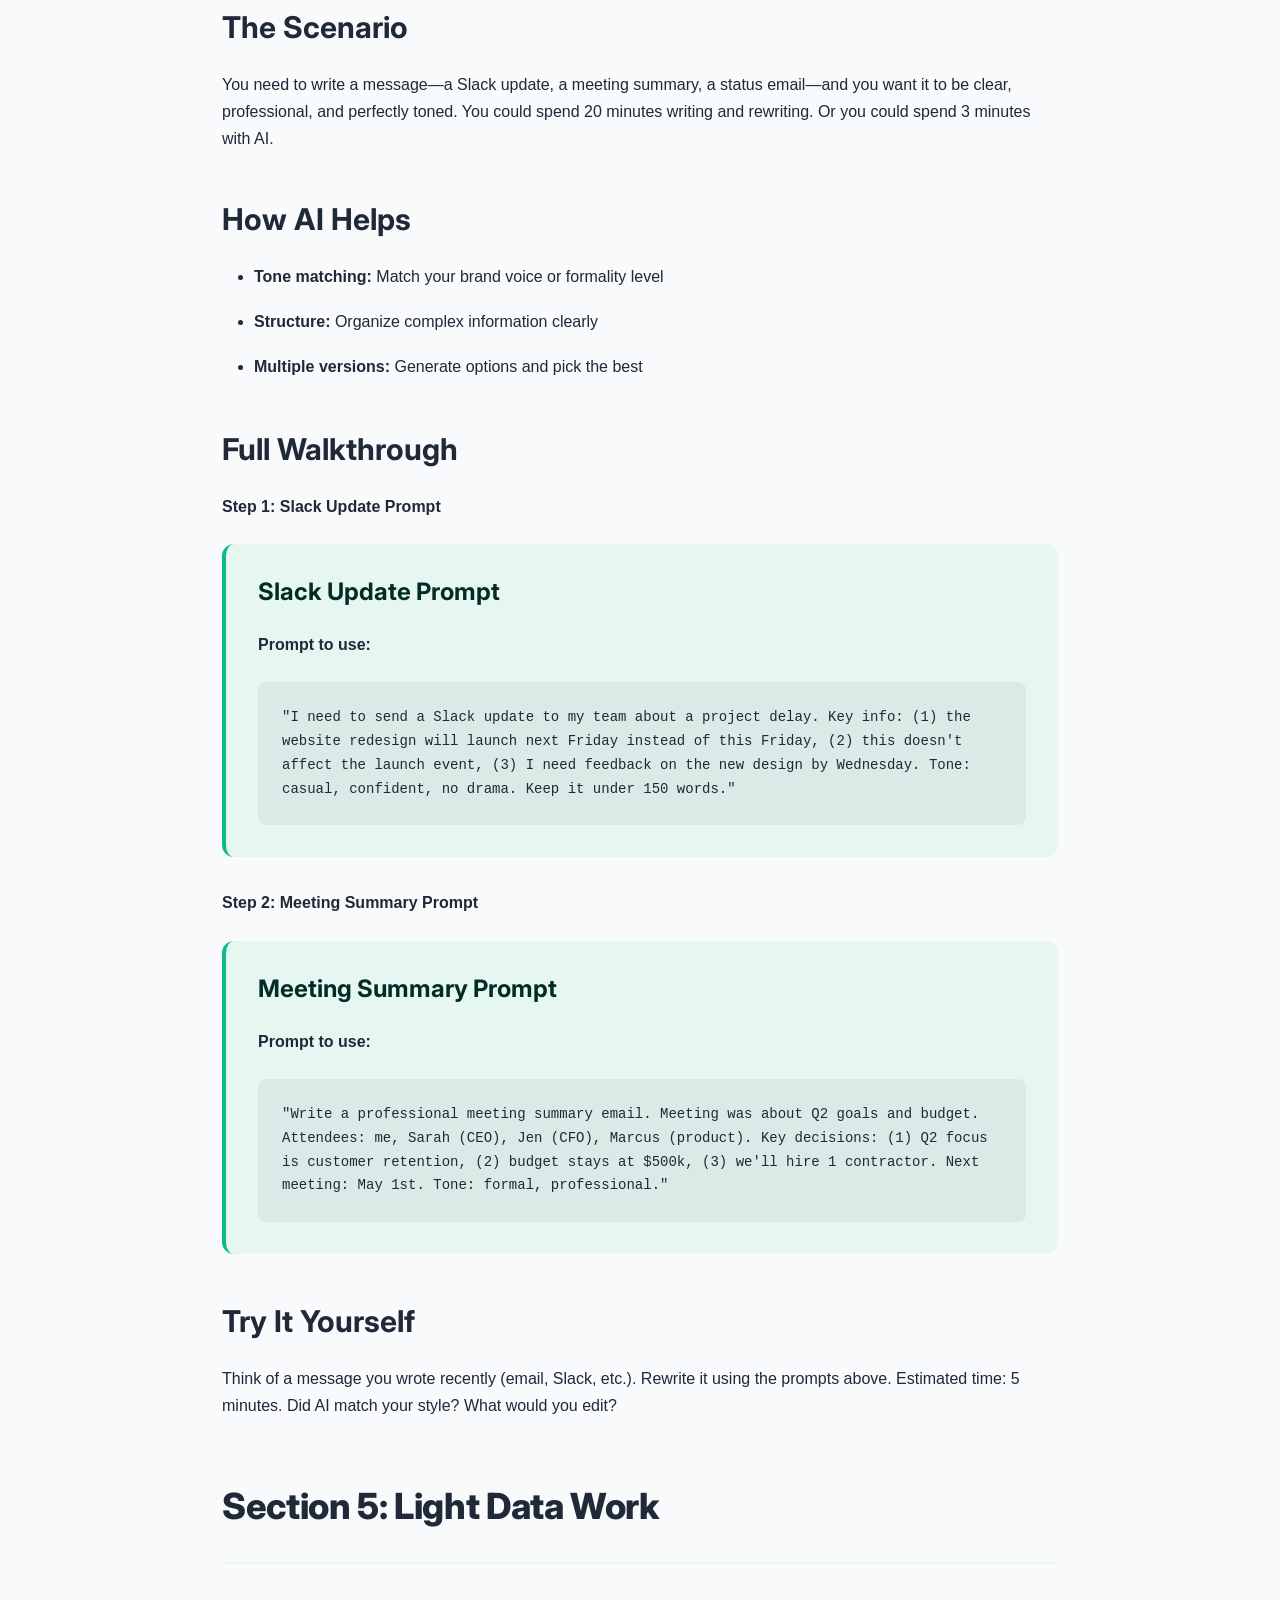
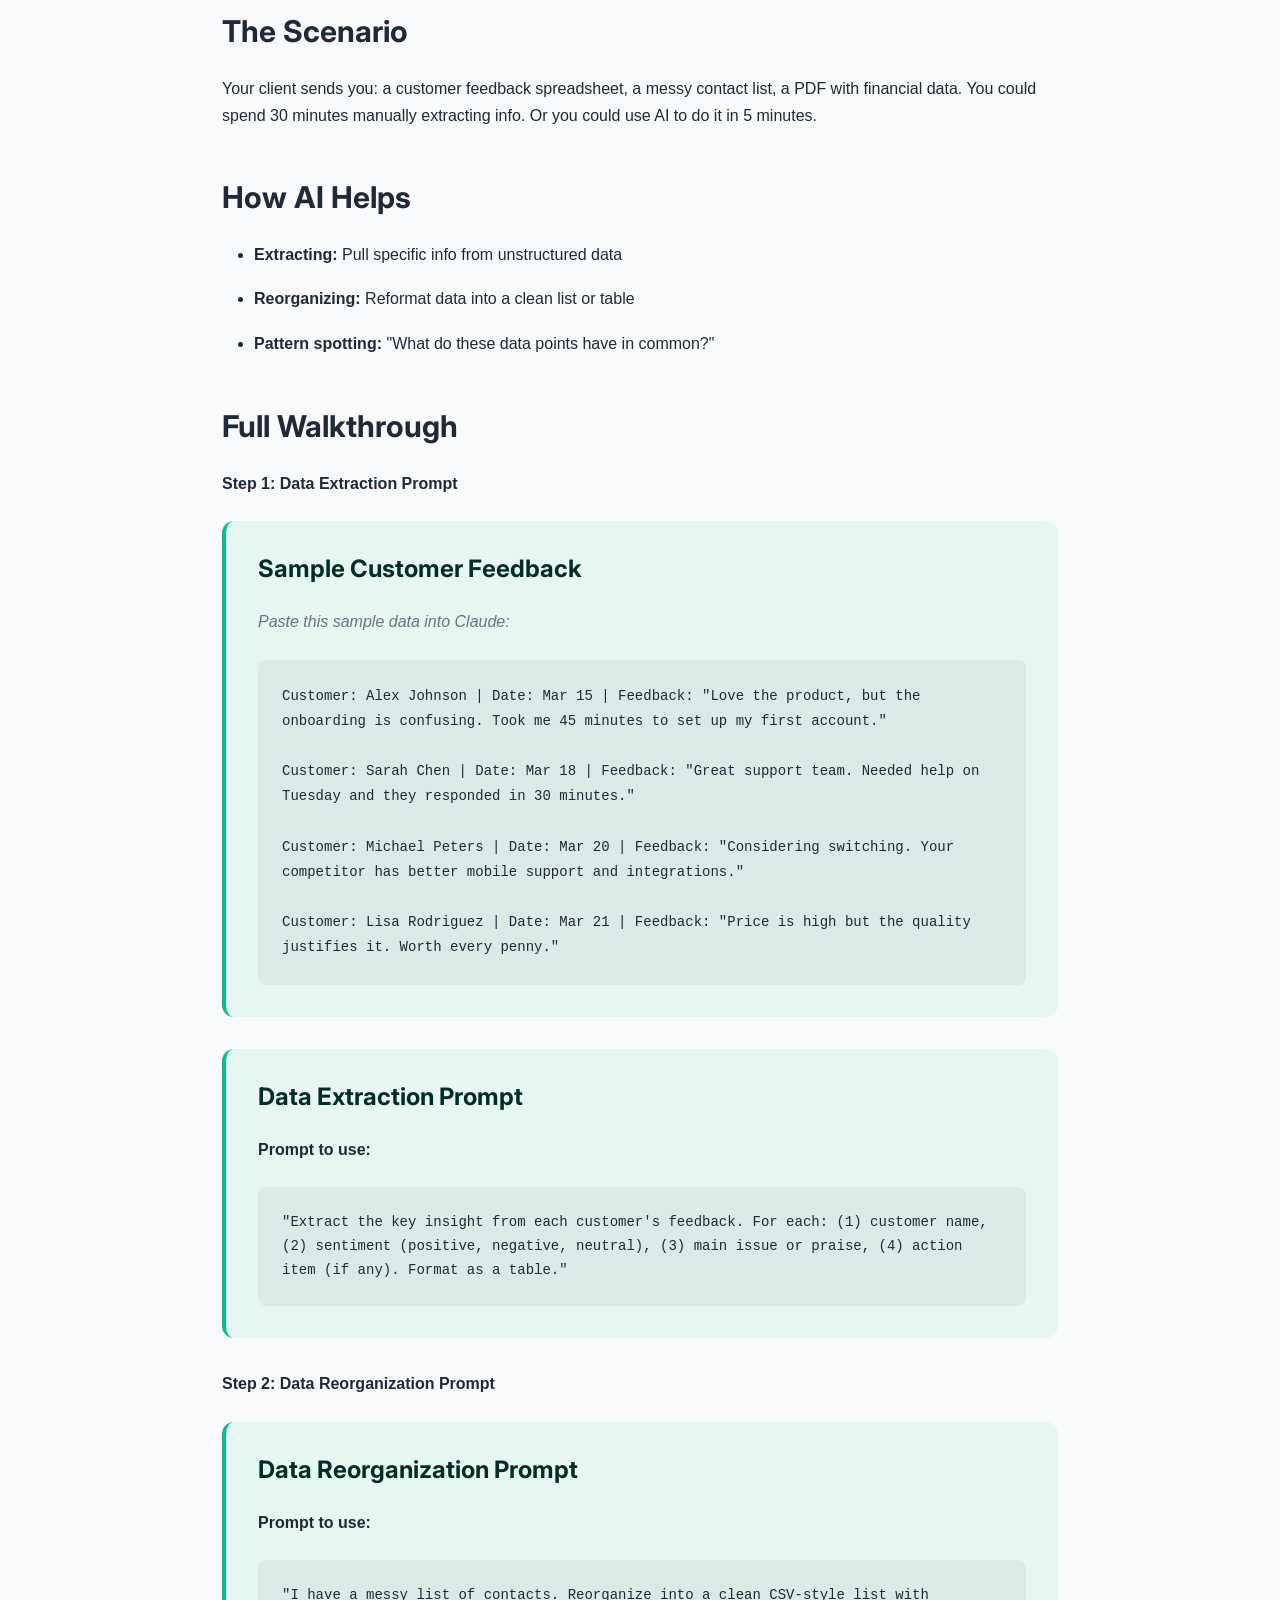
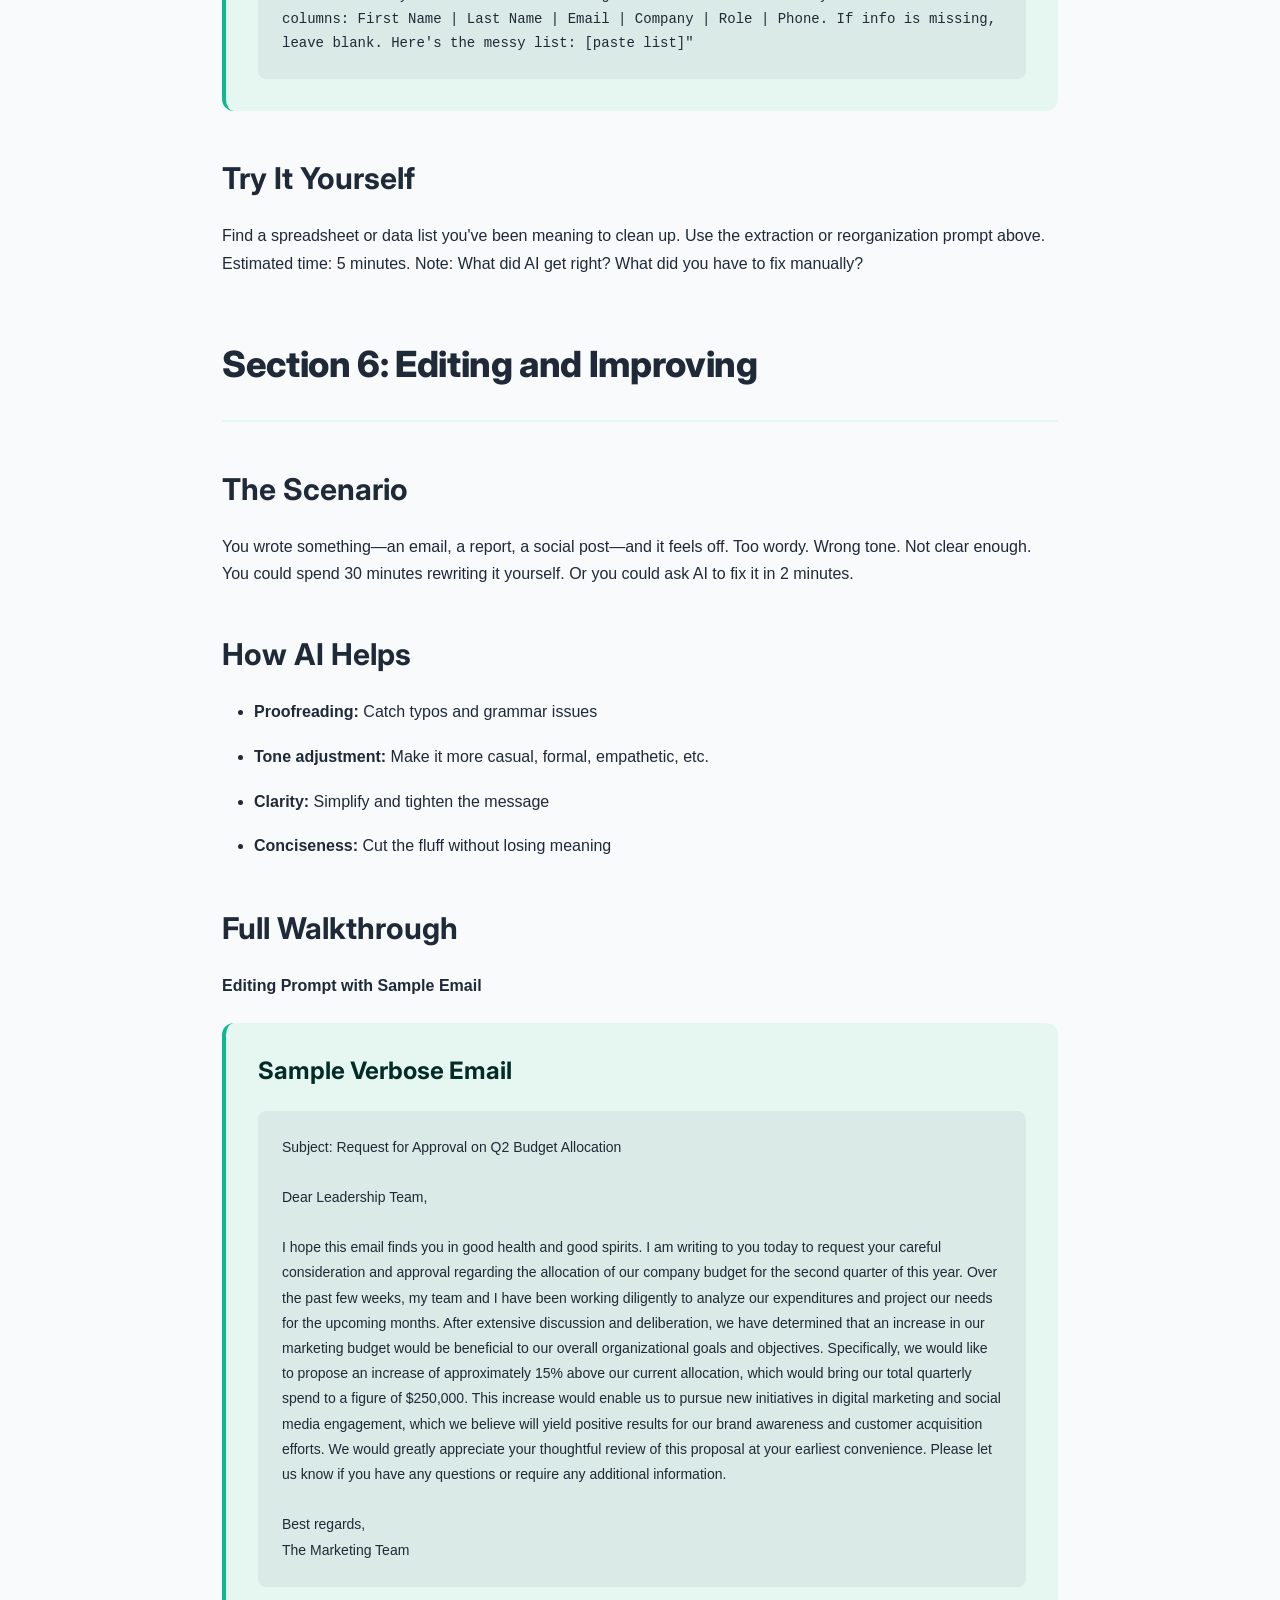
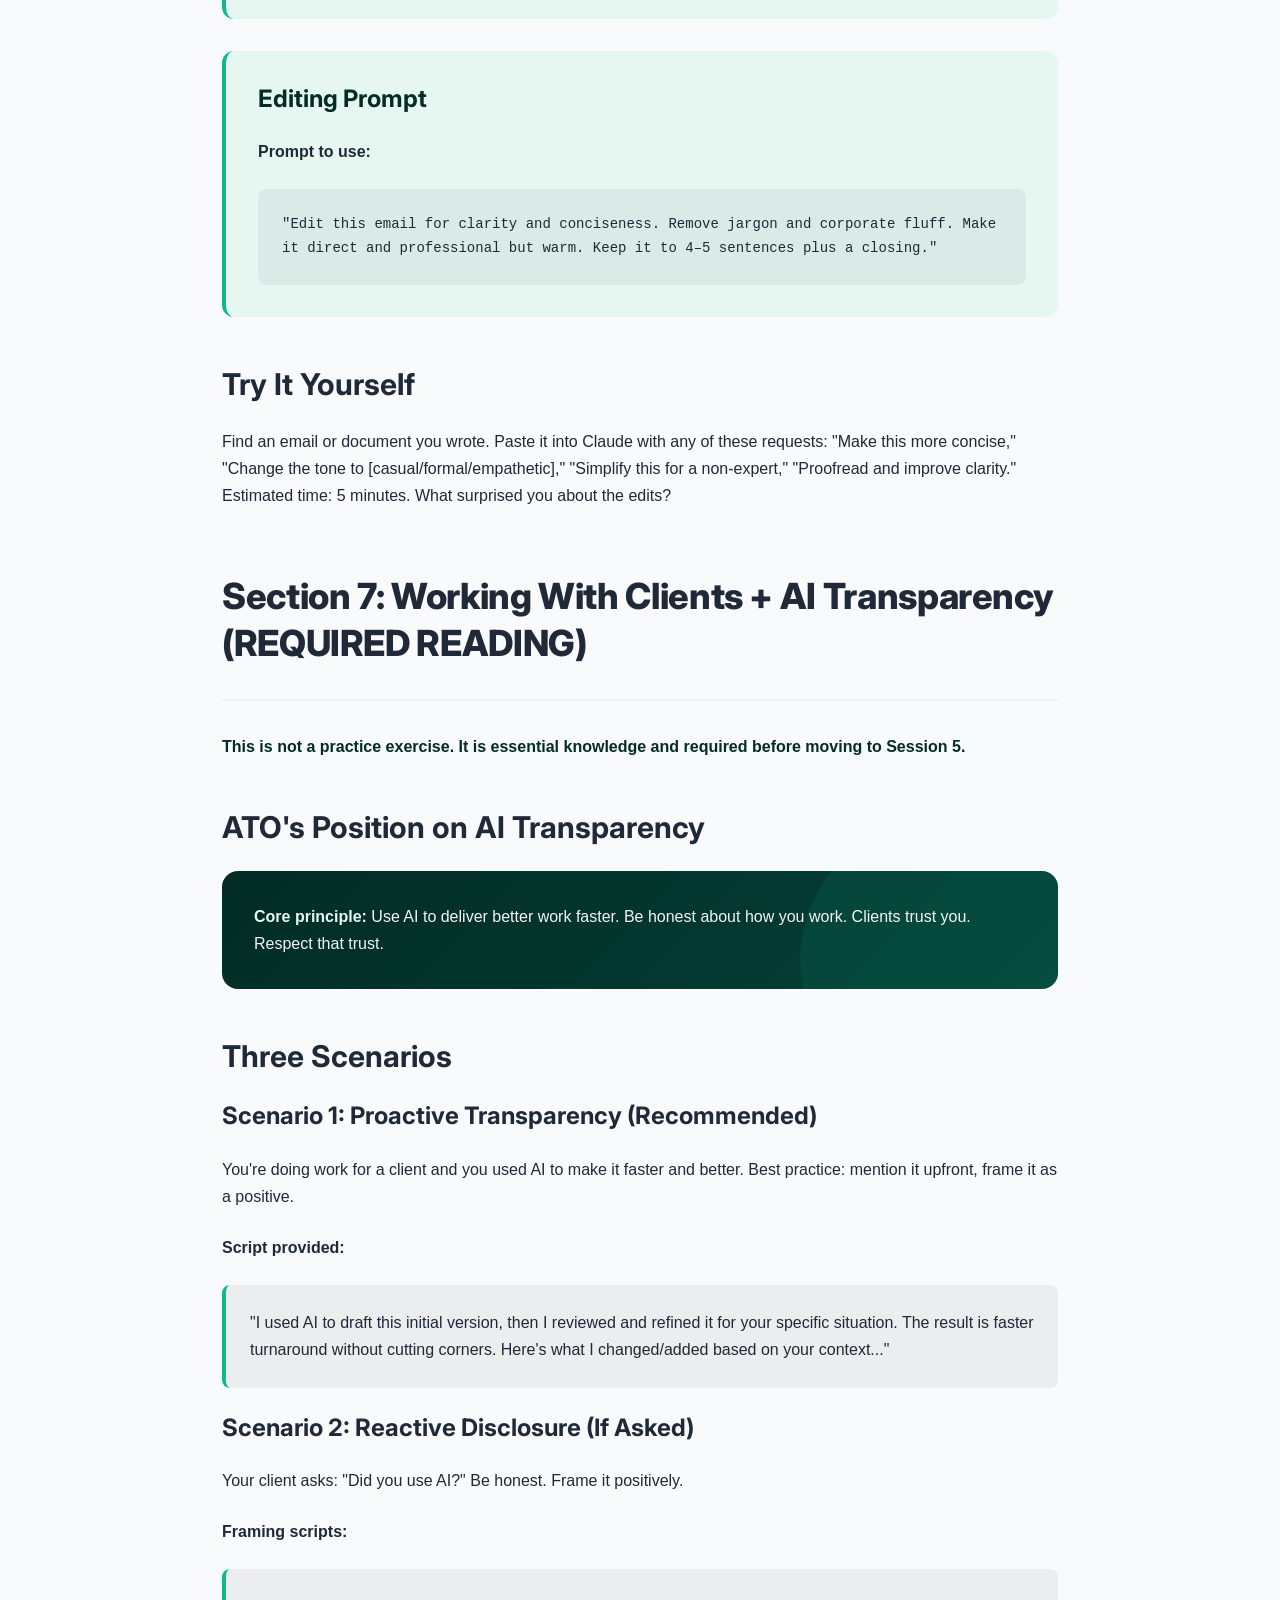
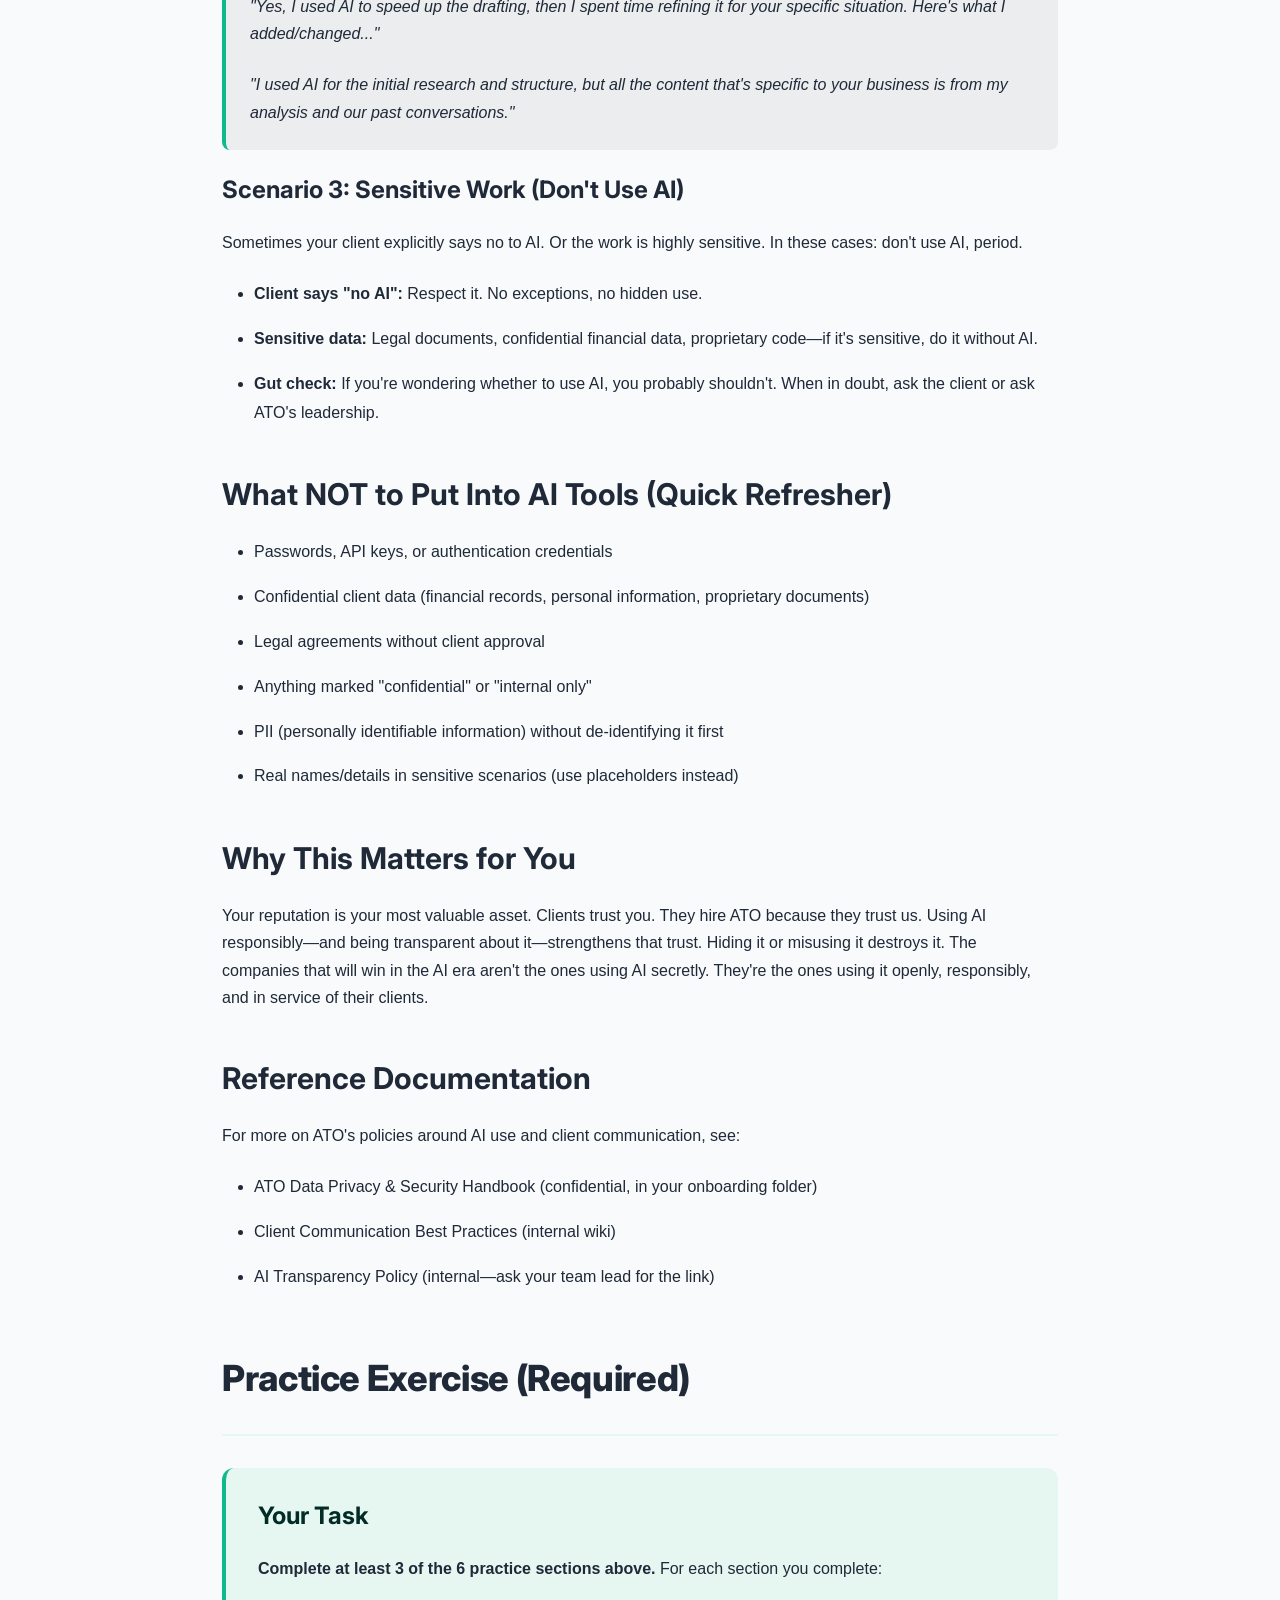
<file: ato-ai-training-site/session-4.html>
<!DOCTYPE html>
<html lang="en">
<head>
    <meta charset="UTF-8">
    <meta name="viewport" content="width=device-width, initial-scale=1.0">
    <title>Session 4: AI for Real Work Tasks — ATO AI Training</title>
    <link rel="stylesheet" href="./styles.css">
    <link href="https://fonts.googleapis.com/css2?family=Inter:wght@400;500;600;700;800&display=swap" rel="stylesheet">
</head>
<body>
    <!-- Navigation Bar -->
    <nav class="navbar">
        <div class="nav-container">
            <div class="nav-logo">
                <span class="logo-text">A Team Overseas</span>
                <span class="logo-accent">AI Training</span>
            </div>
            <ul class="nav-links">
                <li><a href="./index.html#overview">Program Overview</a></li>
                <li><a href="./index.html#sessions">Sessions</a></li>
                <li><a href="./index.html#faq">FAQ</a></li>
                <li><a href="./index.html#contact">Contact</a></li>
            </ul>
        </div>
    </nav>

    <!-- Hero Section -->
    <section class="session-hero fade-in">
        <div class="hero-container">
            <nav class="breadcrumb">
                <a href="./index.html">Home</a>
                <span>/</span>
                <span>Session 4</span>
            </nav>
            <div class="hero-content">
                <h1>Session 4: AI for Real Work Tasks</h1>
                <p class="hero-subtitle">Put AI to work on the tasks you actually do every day</p>
                <div class="session-meta">
                    <span class="badge badge-self-paced">Self-Paced</span>
                    <span class="session-duration">~1 hour</span>
                </div>
            </div>
        </div>
    </section>

    <!-- Main Content -->
    <main class="content-container">
        <!-- Prerequisites -->
        <section class="session-section fade-in">
            <h3>Prerequisites</h3>
            <p>You should have completed Sessions 2 and 3 before starting this session.</p>
        </section>

        <!-- Why This Matters at ATO -->
        <section class="session-section fade-in">
            <div class="callout-box fade-in">
                <div class="callout-box-content">
                    <h4>Why This Matters at ATO</h4>
                    <p>ATO EAs don't just "use AI"—they deliver faster turnaround, higher quality, more proactive support. From the Future EA narrative: "The best EAs don't work harder. They work smarter. They use every tool, including AI, to multiply their impact and free up mental energy for the work that requires real judgment."</p>
                </div>
            </div>
        </section>

        <!-- What This Session Covers -->
        <section class="session-section fade-in">
            <h2>What This Session Covers</h2>
            <p>This is where everything becomes practical. You'll learn 7 core work areas where AI transforms how fast and well you work. You're expected to <strong>complete at least 3 of the 6 practice sections below</strong>. Section 7 is <strong>required reading</strong>—it covers transparency and when <em>not</em> to use AI.</p>
            <p style="margin-top: var(--spacing-lg); font-style: italic; color: var(--color-text-light);">Estimated time: 45–60 minutes to complete 3 sections + required reading.</p>
        </section>

        <!-- Section 1: Email Triage and Drafting -->
        <section class="session-section fade-in">
            <h2>Section 1: Email Triage and Drafting</h2>
            <h3>The Scenario</h3>
            <p>Your client logs in and sees 25 unread emails. They need them triaged, prioritized, and replied to. Without AI, you spend 2–3 hours on this. With AI, you spend 20 minutes.</p>

            <h3>How AI Helps</h3>
            <ul>
                <li><strong>Triage:</strong> Identify urgent vs. routine emails</li>
                <li><strong>Summarize:</strong> Extract action items from email threads</li>
                <li><strong>Draft replies:</strong> Write professional responses in seconds</li>
            </ul>

            <h3>Full Walkthrough</h3>
            <p><strong>Step 1: Triage Prompt</strong></p>
            <p>Copy these 10 sample emails and use this prompt:</p>

            <div class="exercise-box fade-in">
                <h4>Sample Emails</h4>
                <div class="exercise-steps">
                    <div class="exercise-step">
                        <strong>From:</strong> sarah@clientcompany.com<br>
                        <strong>Subject:</strong> Q2 Budget Review - Need your thoughts<br>
                        <strong>Body:</strong> "Hi, we're reviewing Q2 budget allocations next week. Would love your input on the comms team spend. Let me know your availability?"
                    </div>
                    <div class="exercise-step">
                        <strong>From:</strong> feedback@newsletter.com<br>
                        <strong>Subject:</strong> Newsletter platform update<br>
                        <strong>Body:</strong> "Your monthly newsletter stats are in. Open rate: 32%. This is your account summary."
                    </div>
                    <div class="exercise-step">
                        <strong>From:</strong> john@vendor.com<br>
                        <strong>Subject:</strong> URGENT: Contract expiring today<br>
                        <strong>Body:</strong> "Your contract renews today. Action required within 2 hours or service will pause. Reply ASAP."
                    </div>
                    <div class="exercise-step">
                        <strong>From:</strong> team@company.com<br>
                        <strong>Subject:</strong> Team lunch Thursday?<br>
                        <strong>Body:</strong> "A few of us are grabbing lunch Thursday at noon. Want in?"
                    </div>
                    <div class="exercise-step">
                        <strong>From:</strong> news@industry.com<br>
                        <strong>Subject:</strong> Industry Report: 2026 Trends<br>
                        <strong>Body:</strong> "Read our latest report on industry trends. [link]"
                    </div>
                    <div class="exercise-step">
                        <strong>From:</strong> partner@company.com<br>
                        <strong>Subject:</strong> Follow-up: Partnership opportunity<br>
                        <strong>Body:</strong> "Following up on our call yesterday. Still interested in exploring this? I have some new data to share."
                    </div>
                    <div class="exercise-step">
                        <strong>From:</strong> hr@company.com<br>
                        <strong>Subject:</strong> Open enrollment - Important deadline<br>
                        <strong>Body:</strong> "Health insurance open enrollment closes Friday. Make your selections by EOD Friday or you'll be auto-enrolled in last year's plan."
                    </div>
                    <div class="exercise-step">
                        <strong>From:</strong> admin@platform.com<br>
                        <strong>Subject:</strong> Password reset request<br>
                        <strong>Body:</strong> "We received a password reset request for your account. If this wasn't you, ignore this email."
                    </div>
                    <div class="exercise-step">
                        <strong>From:</strong> client@bigaccount.com<br>
                        <strong>Subject:</strong> Next week's meeting - ready to discuss proposal<br>
                        <strong>Body:</strong> "Looking forward to Wednesday's 2pm call. We're excited about the proposal. See you then!"
                    </div>
                    <div class="exercise-step">
                        <strong>From:</strong> invoicing@vendor.com<br>
                        <strong>Subject:</strong> Invoice #8734 - 30 days overdue<br>
                        <strong>Body:</strong> "This invoice is now 30 days past due. We need immediate payment to avoid service suspension."
                    </div>
                </div>
            </div>

            <div class="exercise-box fade-in">
                <h4>Triage Prompt</h4>
                <p><strong>Prompt to use:</strong></p>
                <p style="background: rgba(0,0,0,0.05); padding: var(--spacing-md); border-radius: var(--rounded-md); font-family: monospace; font-size: var(--text-sm); overflow-x: auto;">
                    "I have 10 emails. Please triage them into 3 categories: (1) URGENT - requires action within 24 hours, (2) HIGH - important but not today, (3) ROUTINE - FYI or can wait. For each email, list the category, subject, and one-line action item. Format as a table."
                </p>
                <p style="margin-top: var(--spacing-md);"><strong>What to expect:</strong> Claude will organize the emails by priority, give you a clear action list, and call out the two critical ones (contract and invoice).</p>
            </div>

            <p><strong>Step 2: Draft Reply Prompt</strong></p>
            <p>Take one email (the partnership follow-up from john@company.com) and use this prompt:</p>

            <div class="exercise-box fade-in">
                <h4>Draft Reply Prompt</h4>
                <p><strong>Prompt to use:</strong></p>
                <p style="background: rgba(0,0,0,0.05); padding: var(--spacing-md); border-radius: var(--rounded-md); font-family: monospace; font-size: var(--text-sm); overflow-x: auto;">
                    "Draft a professional reply to this email from a partner about a partnership opportunity. Tone: warm, professional, interested but measured. I want to ask for a call next week to discuss the new data they mentioned. Keep it to 3–4 sentences."
                </p>
                <p style="margin-top: var(--spacing-md);"><strong>What to expect:</strong> A polished 3–4 sentence reply you can copy and send (or edit slightly).</p>
            </div>

            <h3>Try It Yourself</h3>
            <p>Pick a work email from your own inbox. Paste the full email into Claude and use the triage or draft prompt above. Spend 5 minutes. Note: What did AI get right? What did you have to change?</p>
        </section>

        <!-- Section 2: Research and Summarization -->
        <section class="session-section fade-in">
            <h2>Section 2: Research and Summarization</h2>
            <h3>The Scenario</h3>
            <p>Your client asks: "Can you look into Slack vs. Teams for us? I want to know the pros and cons so we can decide." Without AI, that's 1–2 hours of research. With AI, it's 10 minutes.</p>

            <h3>How AI Helps</h3>
            <ul>
                <li><strong>Rapid research:</strong> Summarize existing knowledge on a topic</li>
                <li><strong>Structured comparison:</strong> Side-by-side pros and cons</li>
                <li><strong>Actionable insights:</strong> "Given our use case, here's what matters most"</li>
            </ul>

            <h3>Full Walkthrough</h3>
            <p><strong>Step 1: Research Prompt</strong></p>

            <div class="exercise-box fade-in">
                <h4>Research Prompt</h4>
                <p><strong>Prompt to use:</strong></p>
                <p style="background: rgba(0,0,0,0.05); padding: var(--spacing-md); border-radius: var(--rounded-md); font-family: monospace; font-size: var(--text-sm); overflow-x: auto;">
                    "Compare Slack and Microsoft Teams. For each, give me: (1) key features, (2) pricing models, (3) best for what type of organization, (4) main limitations. Format as a table or side-by-side comparison."
                </p>
            </div>

            <p><strong>Step 2: Summarization Prompt (using AI output from Step 1)</strong></p>
            <p>Take the comparison Claude gave you and add this follow-up:</p>

            <div class="exercise-box fade-in">
                <h4>Summarization Prompt</h4>
                <p><strong>Prompt to use:</strong></p>
                <p style="background: rgba(0,0,0,0.05); padding: var(--spacing-md); border-radius: var(--rounded-md); font-family: monospace; font-size: var(--text-sm); overflow-x: auto;">
                    "Based on this comparison, write a 1-page executive summary for a decision-maker. Include: (1) key takeaways, (2) recommendation for a small marketing team (under 20 people), (3) implementation considerations."
                </p>
            </div>

            <h3>Try It Yourself</h3>
            <p>Pick a "research" question your clients often ask. (Examples: HubSpot vs. Salesforce, Notion vs. Asana, Cloud storage options.) Use the research and summarization prompts above. Estimated time: 10 minutes. Ask yourself: Is this faster than Googling? Better structured?</p>
        </section>

        <!-- Section 3: Task Planning and Prioritization -->
        <section class="session-section fade-in">
            <h2>Section 3: Task Planning and Prioritization</h2>
            <h3>The Scenario</h3>
            <p>Your client has a messy task list. Everything feels urgent. They don't know what to do Monday morning. You could spend 1 hour organizing. Or you could spend 5 minutes with AI.</p>

            <h3>How AI Helps</h3>
            <ul>
                <li><strong>Prioritization:</strong> Sort tasks by impact and urgency</li>
                <li><strong>Planning:</strong> Create a realistic weekly or daily plan</li>
                <li><strong>Breaking down:</strong> Turn vague tasks into actionable steps</li>
            </ul>

            <h3>Full Walkthrough</h3>
            <p><strong>Planning Prompt with Sample Task List</strong></p>

            <div class="exercise-box fade-in">
                <h4>Sample Task List</h4>
                <ol style="margin-top: var(--spacing-md);">
                    <li>Update social media (Instagram, LinkedIn, Twitter)</li>
                    <li>Reply to 15 emails from potential clients</li>
                    <li>Prepare for board meeting on Friday (needs slides, handouts)</li>
                    <li>Research new CRM options</li>
                    <li>Fix broken website link on homepage</li>
                    <li>Schedule team meeting for next month</li>
                    <li>Write monthly newsletter (draft due Wednesday)</li>
                    <li>Call 3 past clients for feedback</li>
                    <li>Update company handbook section on remote work</li>
                    <li>Create Q2 budget proposal</li>
                </ol>
            </div>

            <div class="exercise-box fade-in">
                <h4>Planning Prompt</h4>
                <p><strong>Prompt to use:</strong></p>
                <p style="background: rgba(0,0,0,0.05); padding: var(--spacing-md); border-radius: var(--rounded-md); font-family: monospace; font-size: var(--text-sm); overflow-x: auto;">
                    "I have a messy task list for the week. Help me prioritize and create a realistic plan. For each task, tell me: (1) priority level (critical, high, medium, low), (2) recommended day/time, (3) estimated time, (4) whether it can be delegated. Then give me a recommended Monday–Friday plan that's actually doable."
                </p>
            </div>

            <h3>Try It Yourself</h3>
            <p>Use your own task list (or your client's if you have one). Paste it into Claude using the prompt above. Spend 5 minutes. Notice: Does this match your intuition about what should come first? What would you reorder?</p>
        </section>

        <!-- Section 4: Communication Drafting -->
        <section class="session-section fade-in">
            <h2>Section 4: Communication Drafting</h2>
            <h3>The Scenario</h3>
            <p>You need to write a message—a Slack update, a meeting summary, a status email—and you want it to be clear, professional, and perfectly toned. You could spend 20 minutes writing and rewriting. Or you could spend 3 minutes with AI.</p>

            <h3>How AI Helps</h3>
            <ul>
                <li><strong>Tone matching:</strong> Match your brand voice or formality level</li>
                <li><strong>Structure:</strong> Organize complex information clearly</li>
                <li><strong>Multiple versions:</strong> Generate options and pick the best</li>
            </ul>

            <h3>Full Walkthrough</h3>
            <p><strong>Step 1: Slack Update Prompt</strong></p>

            <div class="exercise-box fade-in">
                <h4>Slack Update Prompt</h4>
                <p><strong>Prompt to use:</strong></p>
                <p style="background: rgba(0,0,0,0.05); padding: var(--spacing-md); border-radius: var(--rounded-md); font-family: monospace; font-size: var(--text-sm); overflow-x: auto;">
                    "I need to send a Slack update to my team about a project delay. Key info: (1) the website redesign will launch next Friday instead of this Friday, (2) this doesn't affect the launch event, (3) I need feedback on the new design by Wednesday. Tone: casual, confident, no drama. Keep it under 150 words."
                </p>
            </div>

            <p><strong>Step 2: Meeting Summary Prompt</strong></p>

            <div class="exercise-box fade-in">
                <h4>Meeting Summary Prompt</h4>
                <p><strong>Prompt to use:</strong></p>
                <p style="background: rgba(0,0,0,0.05); padding: var(--spacing-md); border-radius: var(--rounded-md); font-family: monospace; font-size: var(--text-sm); overflow-x: auto;">
                    "Write a professional meeting summary email. Meeting was about Q2 goals and budget. Attendees: me, Sarah (CEO), Jen (CFO), Marcus (product). Key decisions: (1) Q2 focus is customer retention, (2) budget stays at $500k, (3) we'll hire 1 contractor. Next meeting: May 1st. Tone: formal, professional."
                </p>
            </div>

            <h3>Try It Yourself</h3>
            <p>Think of a message you wrote recently (email, Slack, etc.). Rewrite it using the prompts above. Estimated time: 5 minutes. Did AI match your style? What would you edit?</p>
        </section>

        <!-- Section 5: Light Data Work -->
        <section class="session-section fade-in">
            <h2>Section 5: Light Data Work</h2>
            <h3>The Scenario</h3>
            <p>Your client sends you: a customer feedback spreadsheet, a messy contact list, a PDF with financial data. You could spend 30 minutes manually extracting info. Or you could use AI to do it in 5 minutes.</p>

            <h3>How AI Helps</h3>
            <ul>
                <li><strong>Extracting:</strong> Pull specific info from unstructured data</li>
                <li><strong>Reorganizing:</strong> Reformat data into a clean list or table</li>
                <li><strong>Pattern spotting:</strong> "What do these data points have in common?"</li>
            </ul>

            <h3>Full Walkthrough</h3>
            <p><strong>Step 1: Data Extraction Prompt</strong></p>

            <div class="exercise-box fade-in">
                <h4>Sample Customer Feedback</h4>
                <p style="font-style: italic; color: var(--color-text-light);">Paste this sample data into Claude:</p>
                <p style="background: rgba(0,0,0,0.05); padding: var(--spacing-md); border-radius: var(--rounded-md); font-family: monospace; font-size: var(--text-sm); line-height: 1.8;">
                    Customer: Alex Johnson | Date: Mar 15 | Feedback: "Love the product, but the onboarding is confusing. Took me 45 minutes to set up my first account."<br><br>
                    Customer: Sarah Chen | Date: Mar 18 | Feedback: "Great support team. Needed help on Tuesday and they responded in 30 minutes."<br><br>
                    Customer: Michael Peters | Date: Mar 20 | Feedback: "Considering switching. Your competitor has better mobile support and integrations."<br><br>
                    Customer: Lisa Rodriguez | Date: Mar 21 | Feedback: "Price is high but the quality justifies it. Worth every penny."
                </p>
            </div>

            <div class="exercise-box fade-in">
                <h4>Data Extraction Prompt</h4>
                <p><strong>Prompt to use:</strong></p>
                <p style="background: rgba(0,0,0,0.05); padding: var(--spacing-md); border-radius: var(--rounded-md); font-family: monospace; font-size: var(--text-sm); overflow-x: auto;">
                    "Extract the key insight from each customer's feedback. For each: (1) customer name, (2) sentiment (positive, negative, neutral), (3) main issue or praise, (4) action item (if any). Format as a table."
                </p>
            </div>

            <p><strong>Step 2: Data Reorganization Prompt</strong></p>

            <div class="exercise-box fade-in">
                <h4>Data Reorganization Prompt</h4>
                <p><strong>Prompt to use:</strong></p>
                <p style="background: rgba(0,0,0,0.05); padding: var(--spacing-md); border-radius: var(--rounded-md); font-family: monospace; font-size: var(--text-sm); overflow-x: auto;">
                    "I have a messy list of contacts. Reorganize into a clean CSV-style list with columns: First Name | Last Name | Email | Company | Role | Phone. If info is missing, leave blank. Here's the messy list: [paste list]"
                </p>
            </div>

            <h3>Try It Yourself</h3>
            <p>Find a spreadsheet or data list you've been meaning to clean up. Use the extraction or reorganization prompt above. Estimated time: 5 minutes. Note: What did AI get right? What did you have to fix manually?</p>
        </section>

        <!-- Section 6: Editing and Improving -->
        <section class="session-section fade-in">
            <h2>Section 6: Editing and Improving</h2>
            <h3>The Scenario</h3>
            <p>You wrote something—an email, a report, a social post—and it feels off. Too wordy. Wrong tone. Not clear enough. You could spend 30 minutes rewriting it yourself. Or you could ask AI to fix it in 2 minutes.</p>

            <h3>How AI Helps</h3>
            <ul>
                <li><strong>Proofreading:</strong> Catch typos and grammar issues</li>
                <li><strong>Tone adjustment:</strong> Make it more casual, formal, empathetic, etc.</li>
                <li><strong>Clarity:</strong> Simplify and tighten the message</li>
                <li><strong>Conciseness:</strong> Cut the fluff without losing meaning</li>
            </ul>

            <h3>Full Walkthrough</h3>
            <p><strong>Editing Prompt with Sample Email</strong></p>

            <div class="exercise-box fade-in">
                <h4>Sample Verbose Email</h4>
                <p style="background: rgba(0,0,0,0.05); padding: var(--spacing-md); border-radius: var(--rounded-md); font-size: var(--text-sm); line-height: 1.8;">
                    Subject: Request for Approval on Q2 Budget Allocation<br><br>
                    Dear Leadership Team,<br><br>
                    I hope this email finds you in good health and good spirits. I am writing to you today to request your careful consideration and approval regarding the allocation of our company budget for the second quarter of this year. Over the past few weeks, my team and I have been working diligently to analyze our expenditures and project our needs for the upcoming months. After extensive discussion and deliberation, we have determined that an increase in our marketing budget would be beneficial to our overall organizational goals and objectives. Specifically, we would like to propose an increase of approximately 15% above our current allocation, which would bring our total quarterly spend to a figure of $250,000. This increase would enable us to pursue new initiatives in digital marketing and social media engagement, which we believe will yield positive results for our brand awareness and customer acquisition efforts. We would greatly appreciate your thoughtful review of this proposal at your earliest convenience. Please let us know if you have any questions or require any additional information.<br><br>
                    Best regards,<br>
                    The Marketing Team
                </p>
            </div>

            <div class="exercise-box fade-in">
                <h4>Editing Prompt</h4>
                <p><strong>Prompt to use:</strong></p>
                <p style="background: rgba(0,0,0,0.05); padding: var(--spacing-md); border-radius: var(--rounded-md); font-family: monospace; font-size: var(--text-sm); overflow-x: auto;">
                    "Edit this email for clarity and conciseness. Remove jargon and corporate fluff. Make it direct and professional but warm. Keep it to 4–5 sentences plus a closing."
                </p>
            </div>

            <h3>Try It Yourself</h3>
            <p>Find an email or document you wrote. Paste it into Claude with any of these requests: "Make this more concise," "Change the tone to [casual/formal/empathetic]," "Simplify this for a non-expert," "Proofread and improve clarity." Estimated time: 5 minutes. What surprised you about the edits?</p>
        </section>

        <!-- Section 7: Working With Clients + AI Transparency -->
        <section class="session-section fade-in">
            <h2>Section 7: Working With Clients + AI Transparency (REQUIRED READING)</h2>
            <p style="font-weight: 600; color: var(--color-primary);">This is not a practice exercise. It is essential knowledge and required before moving to Session 5.</p>

            <h3>ATO's Position on AI Transparency</h3>
            <div class="callout-box fade-in">
                <div class="callout-box-content">
                    <p><strong>Core principle:</strong> Use AI to deliver better work faster. Be honest about how you work. Clients trust you. Respect that trust.</p>
                </div>
            </div>

            <h3>Three Scenarios</h3>

            <h4>Scenario 1: Proactive Transparency (Recommended)</h4>
            <p>You're doing work for a client and you used AI to make it faster and better. Best practice: mention it upfront, frame it as a positive.</p>
            <p><strong>Script provided:</strong></p>
            <div style="background: rgba(0,0,0,0.05); padding: var(--spacing-md); border-radius: var(--rounded-md); border-left: 4px solid var(--color-accent); margin: var(--spacing-md) 0;">
                <p style="margin: 0;">"I used AI to draft this initial version, then I reviewed and refined it for your specific situation. The result is faster turnaround without cutting corners. Here's what I changed/added based on your context..."</p>
            </div>

            <h4>Scenario 2: Reactive Disclosure (If Asked)</h4>
            <p>Your client asks: "Did you use AI?" Be honest. Frame it positively.</p>
            <p><strong>Framing scripts:</strong></p>
            <div style="background: rgba(0,0,0,0.05); padding: var(--spacing-md); border-radius: var(--rounded-md); border-left: 4px solid var(--color-accent); margin: var(--spacing-md) 0;">
                <p style="margin: 0;"><em>"Yes, I used AI to speed up the drafting, then I spent time refining it for your specific situation. Here's what I added/changed..."</em></p>
                <p style="margin-top: var(--spacing-md); margin-bottom: 0;"><em>"I used AI for the initial research and structure, but all the content that's specific to your business is from my analysis and our past conversations."</em></p>
            </div>

            <h4>Scenario 3: Sensitive Work (Don't Use AI)</h4>
            <p>Sometimes your client explicitly says no to AI. Or the work is highly sensitive. In these cases: don't use AI, period.</p>
            <ul style="margin-top: var(--spacing-md);">
                <li><strong>Client says "no AI":</strong> Respect it. No exceptions, no hidden use.</li>
                <li><strong>Sensitive data:</strong> Legal documents, confidential financial data, proprietary code—if it's sensitive, do it without AI.</li>
                <li><strong>Gut check:</strong> If you're wondering whether to use AI, you probably shouldn't. When in doubt, ask the client or ask ATO's leadership.</li>
            </ul>

            <h3>What NOT to Put Into AI Tools (Quick Refresher)</h3>
            <ul>
                <li>Passwords, API keys, or authentication credentials</li>
                <li>Confidential client data (financial records, personal information, proprietary documents)</li>
                <li>Legal agreements without client approval</li>
                <li>Anything marked "confidential" or "internal only"</li>
                <li>PII (personally identifiable information) without de-identifying it first</li>
                <li>Real names/details in sensitive scenarios (use placeholders instead)</li>
            </ul>

            <h3>Why This Matters for You</h3>
            <p>Your reputation is your most valuable asset. Clients trust you. They hire ATO because they trust us. Using AI responsibly—and being transparent about it—strengthens that trust. Hiding it or misusing it destroys it. The companies that will win in the AI era aren't the ones using AI secretly. They're the ones using it openly, responsibly, and in service of their clients.</p>

            <h3>Reference Documentation</h3>
            <p>For more on ATO's policies around AI use and client communication, see:</p>
            <ul>
                <li>ATO Data Privacy & Security Handbook (confidential, in your onboarding folder)</li>
                <li>Client Communication Best Practices (internal wiki)</li>
                <li>AI Transparency Policy (internal—ask your team lead for the link)</li>
            </ul>
        </section>

        <!-- Practice Exercise Requirement -->
        <section class="session-section fade-in">
            <h2>Practice Exercise (Required)</h2>
            <div class="exercise-box fade-in">
                <h4>Your Task</h4>
                <p><strong>Complete at least 3 of the 6 practice sections above.</strong> For each section you complete:</p>
                <ol style="margin-top: var(--spacing-md);">
                    <li>Run the prompt exactly as shown (or adapt it to real work)</li>
                    <li>Save the AI output</li>
                    <li>Save your prompt (copy-paste the full prompt)</li>
                    <li>Note: Did you edit the AI output? If so, what and why?</li>
                </ol>
                <p style="margin-top: var(--spacing-lg); font-style: italic; color: var(--color-text-light);">Tip: Do this during your normal workday. Practice on real tasks where possible. The goal is to build confidence and find where AI fits into your workflow.</p>
            </div>
        </section>

        <!-- Key Takeaways -->
        <section class="session-section fade-in">
            <h2>Key Takeaways</h2>
            <ol>
                <li><strong>AI is fastest at triage, drafting, and research.</strong> Use it there first.</li>
                <li><strong>Always review and edit.</strong> AI gives you a draft, not a finished product.</li>
                <li><strong>Be transparent with clients.</strong> "I used AI to draft this, then I refined it" is honest and professional.</li>
                <li><strong>Don't use AI for sensitive data.</strong> Passwords, confidential info, PII—these stay off the AI tools.</li>
                <li><strong>Build the habit now.</strong> The work you do this week becomes the systems you use for the next 5 years.</li>
            </ol>
        </section>

        <!-- Session Navigation -->
        <section class="session-nav fade-in">
            <div class="nav-prev">
                <a href="session-3.html" class="btn btn-secondary">← Session 3</a>
            </div>
            <div class="nav-next">
                <a href="session-5.html" class="btn btn-primary">Next: Session 5 →</a>
            </div>
        </section>
    </main>

    <!-- Footer -->
    <footer class="footer">
        <div class="footer-container">
            <p>&copy; 2026 A Team Overseas. All rights reserved.</p>
            <p>Questions? <a href="mailto:training@ato.example.com">Contact us</a></p>
        </div>
    </footer>

    <script src="./script.js"></script>
</body>
</html>
</file>
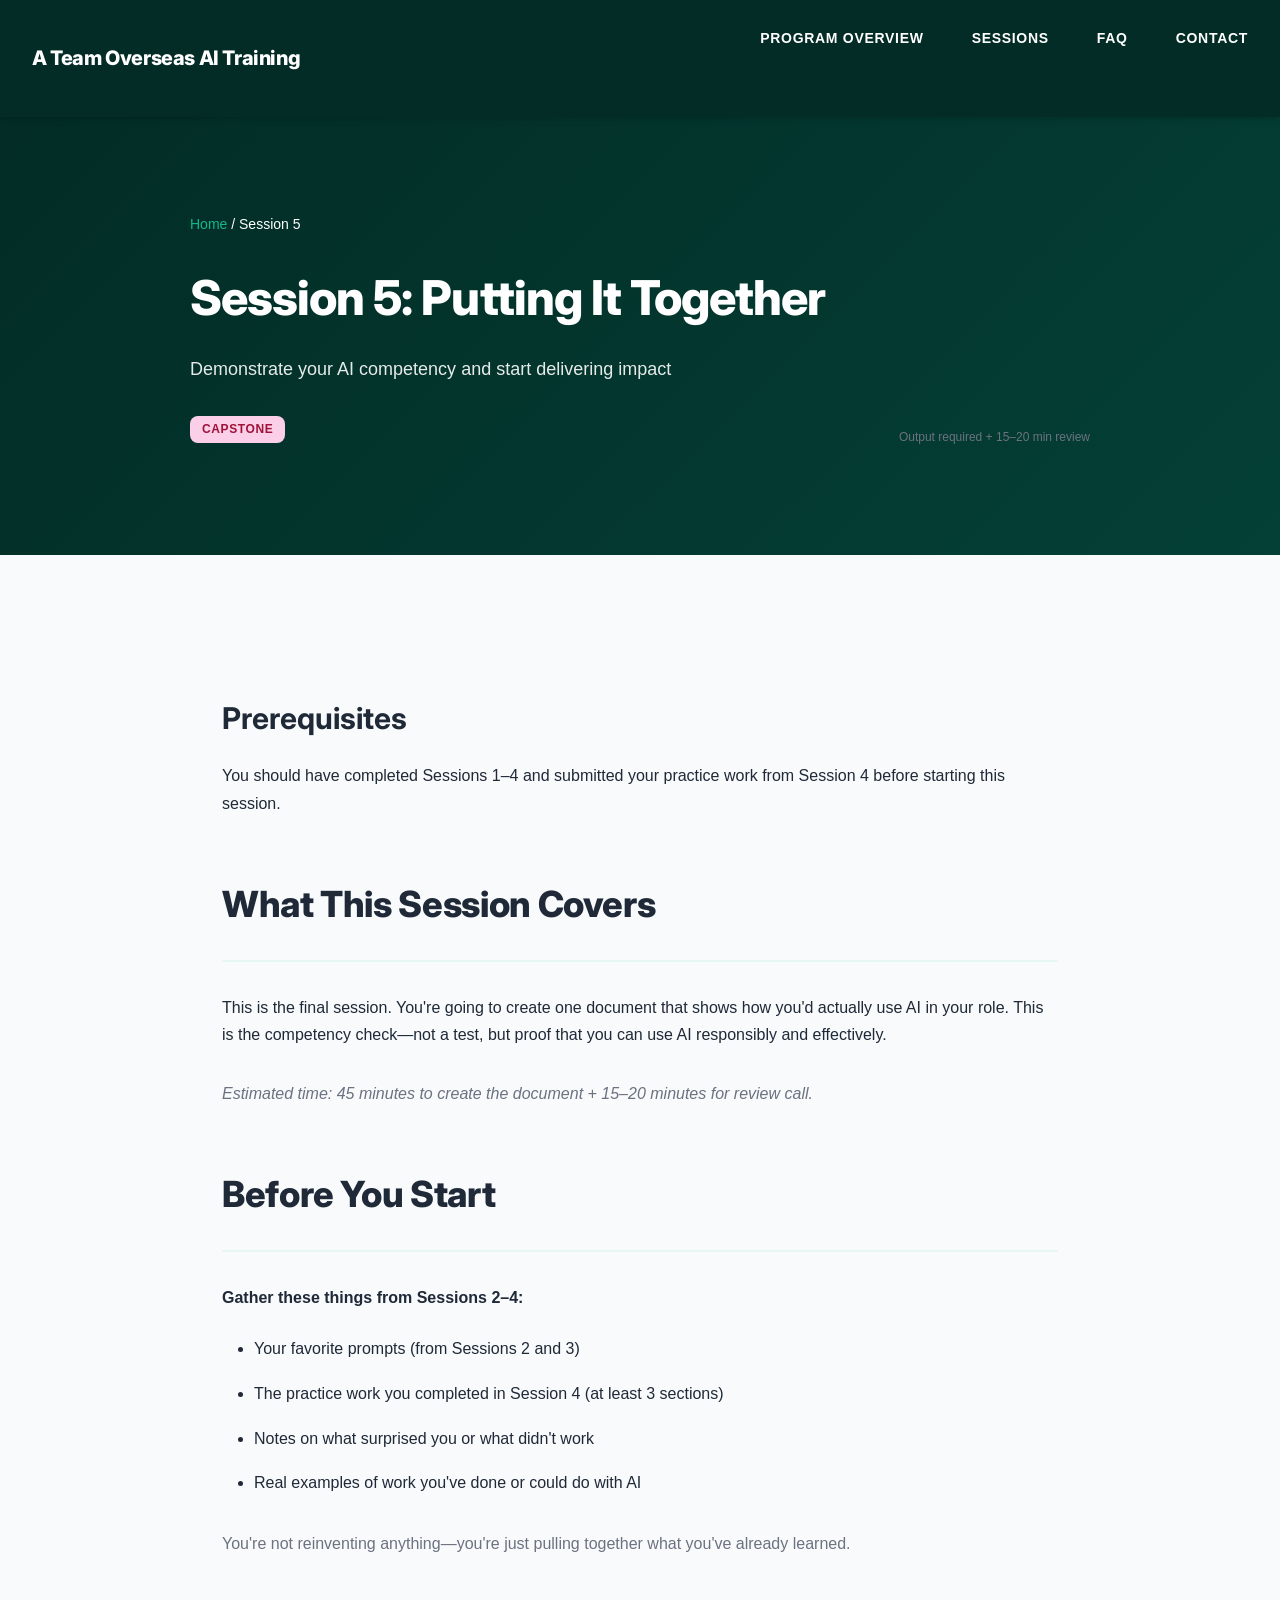
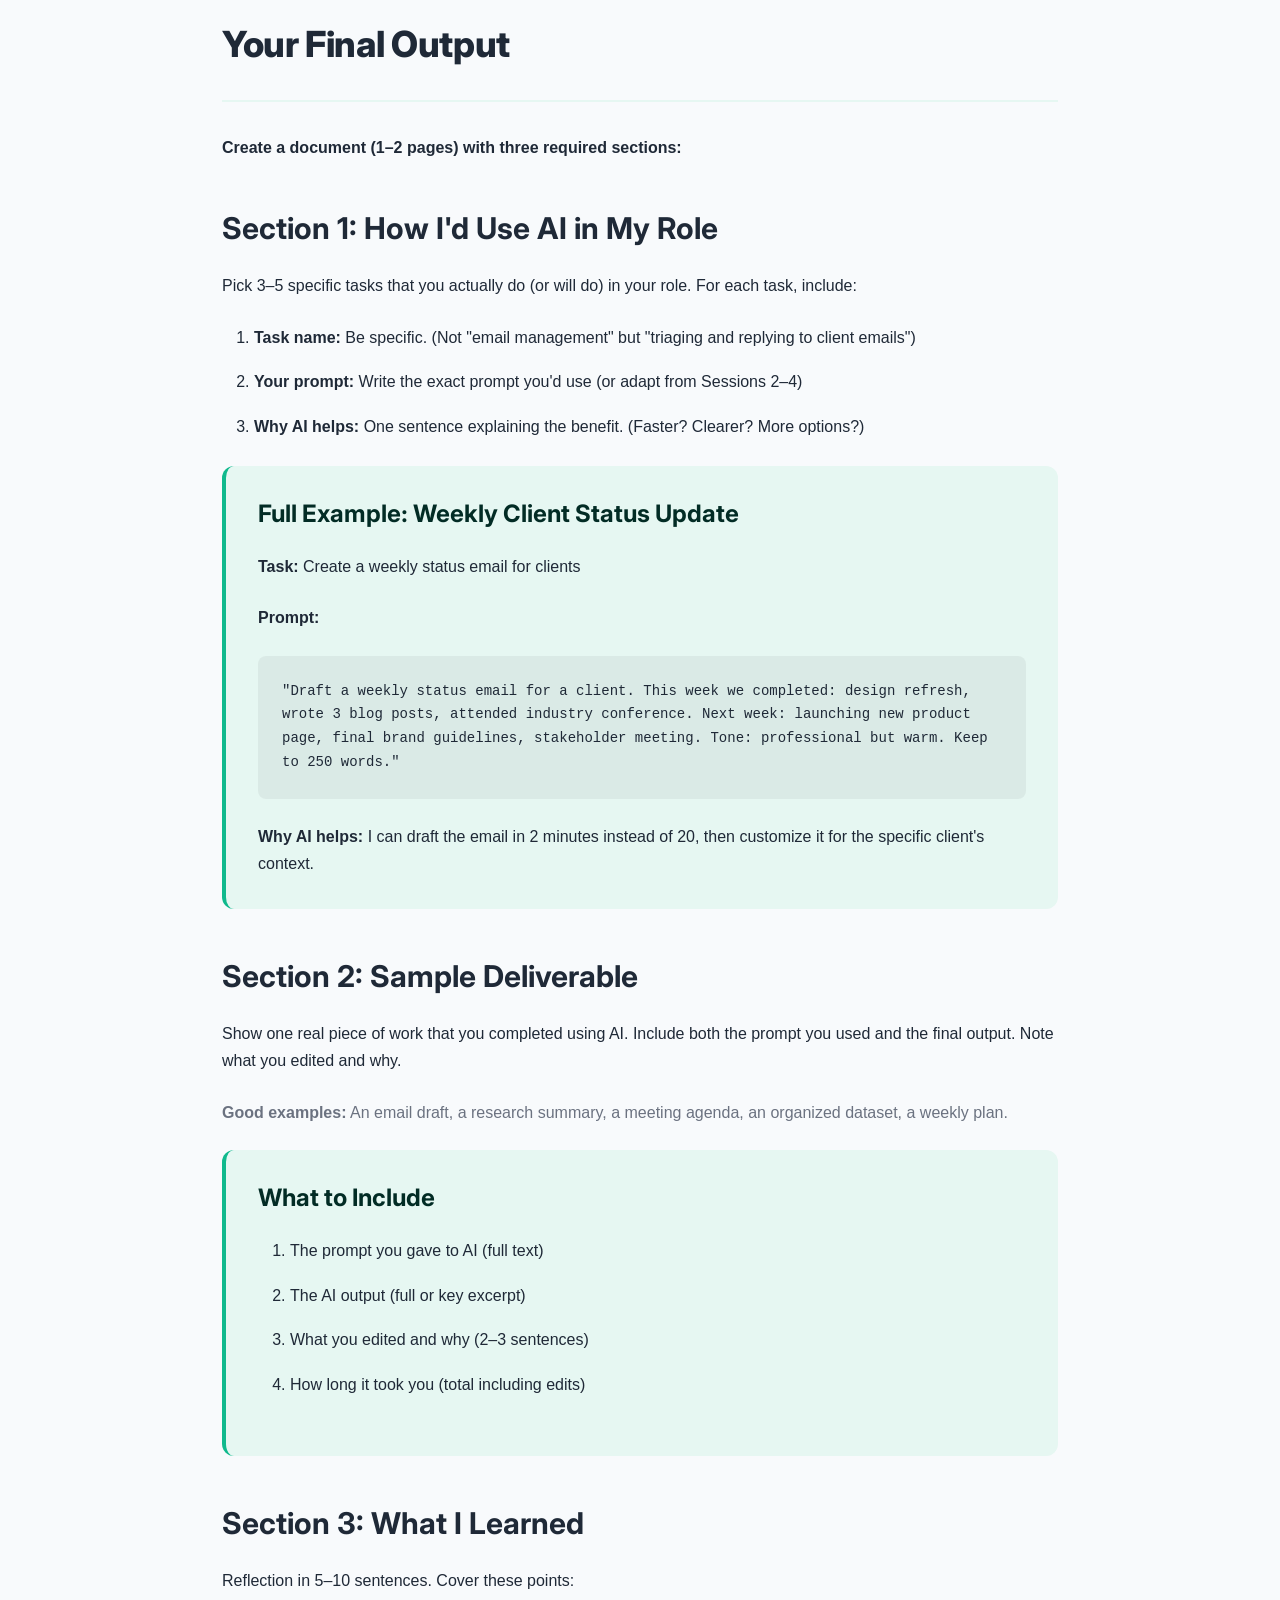
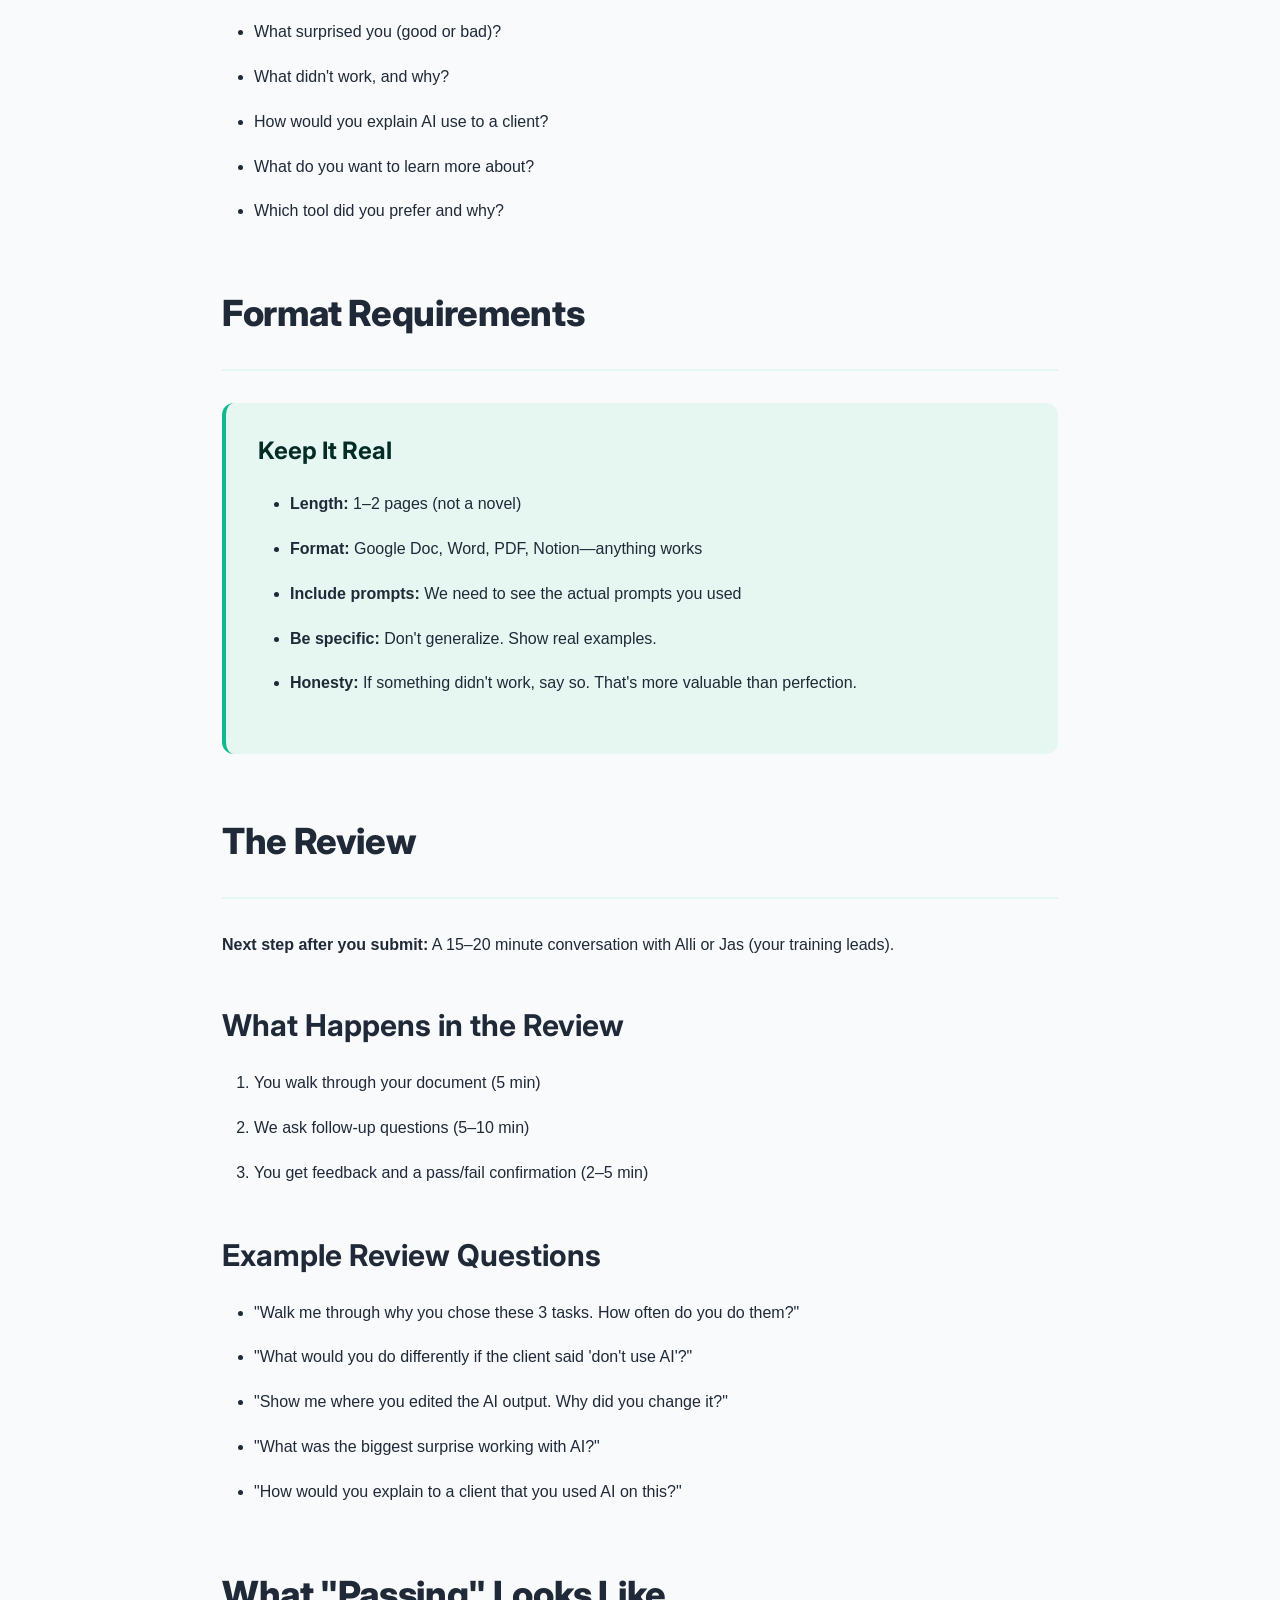
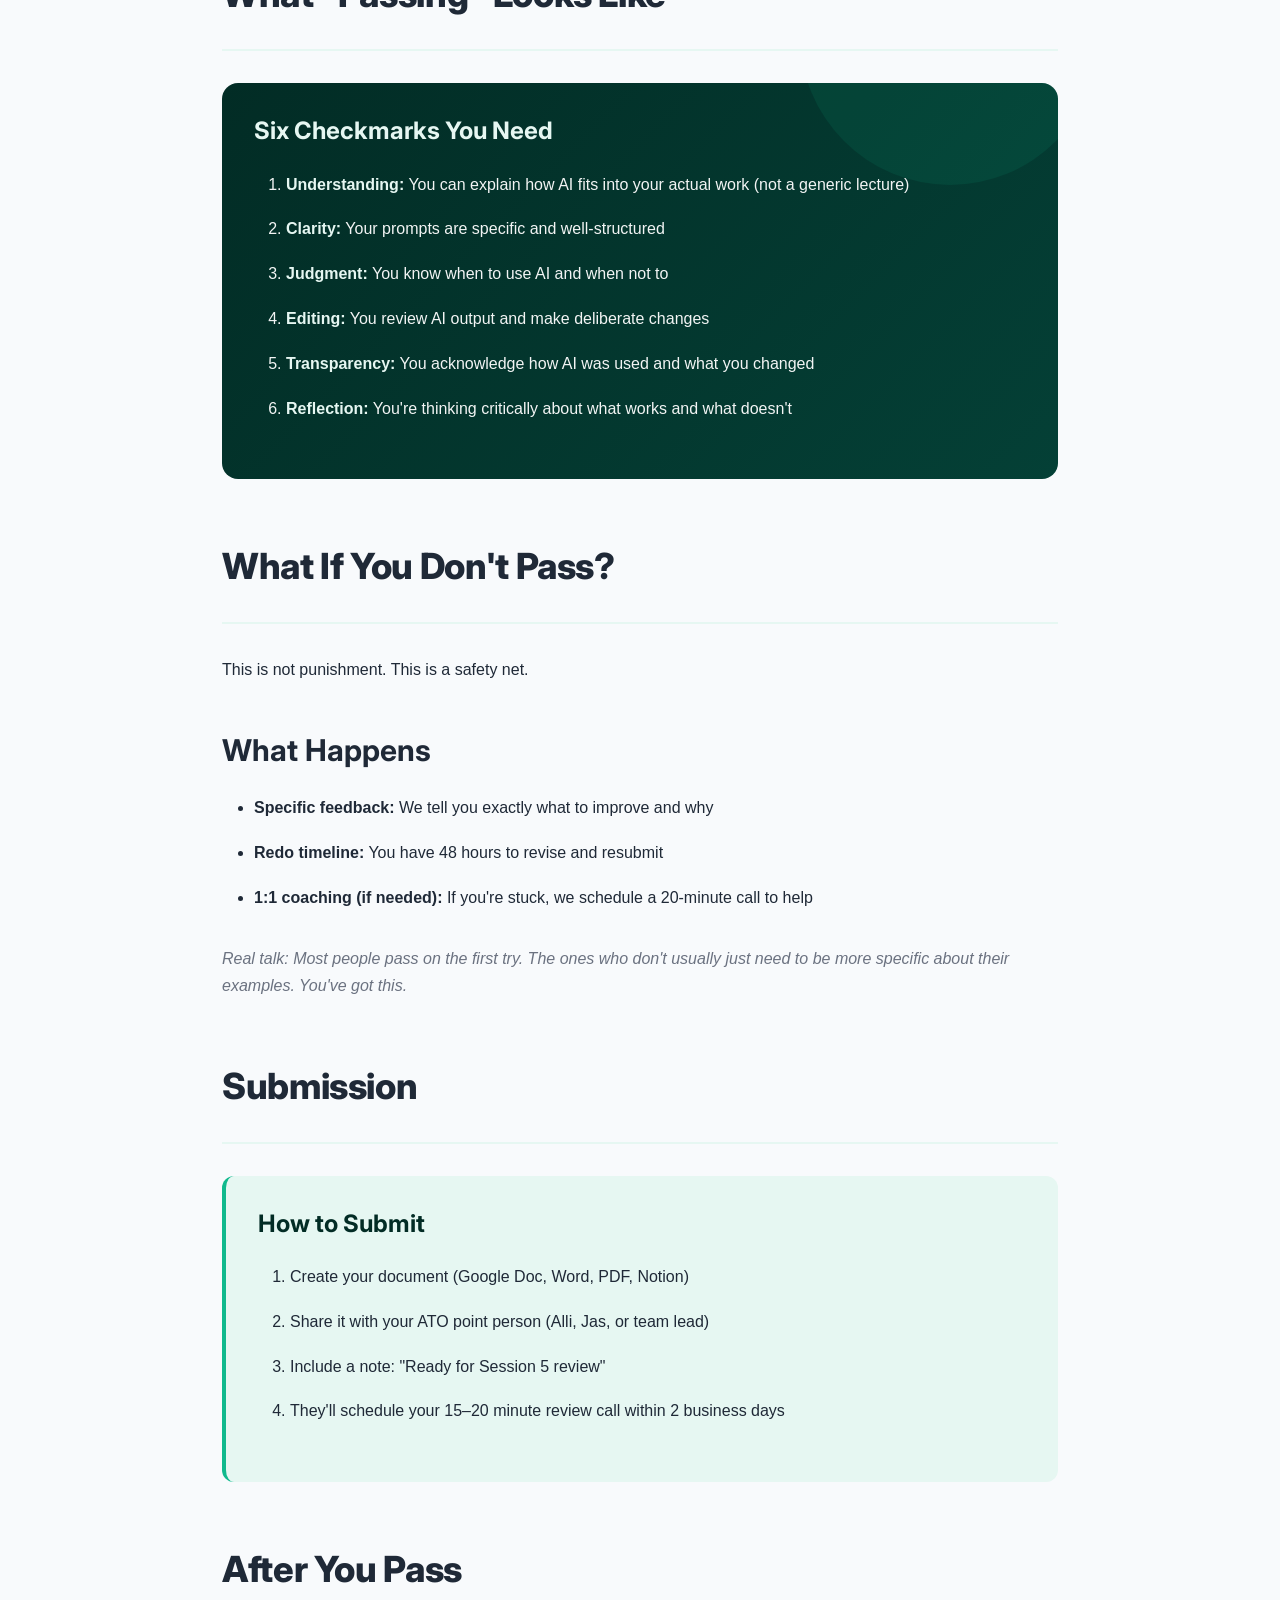
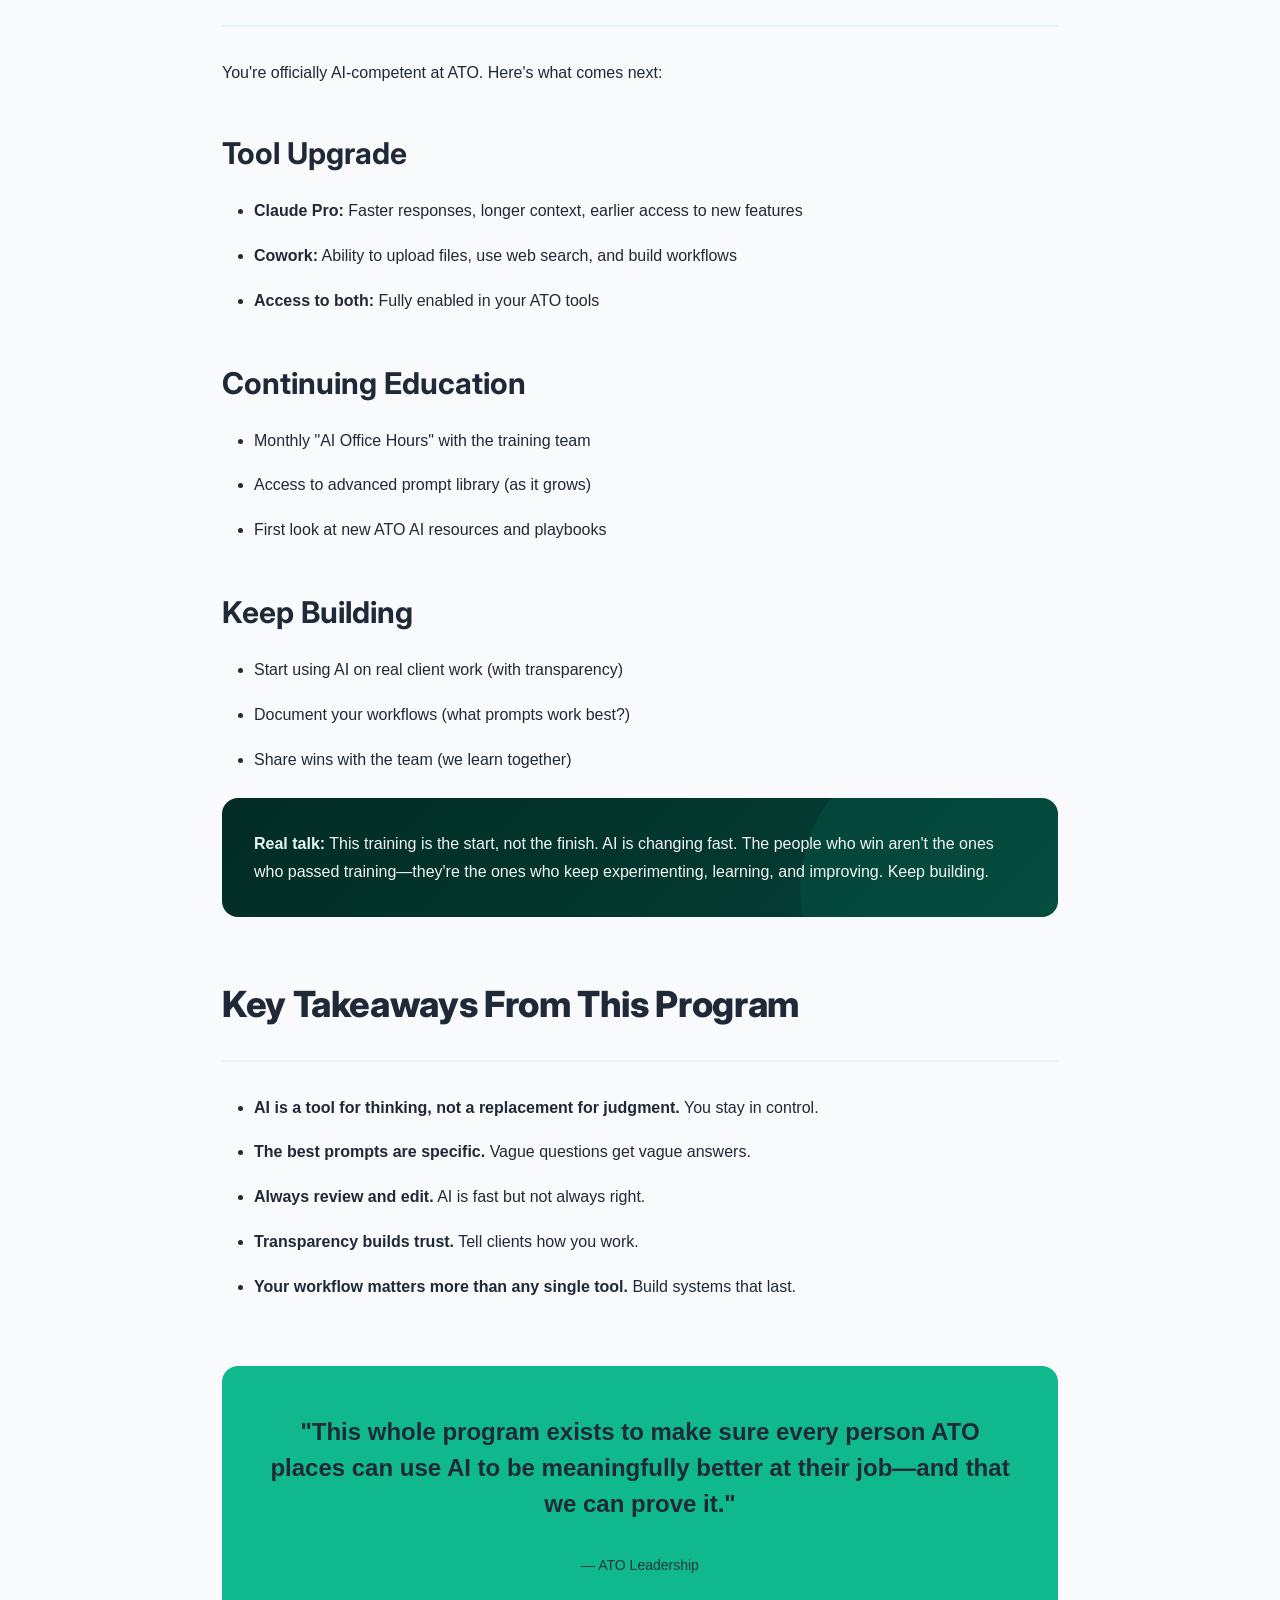
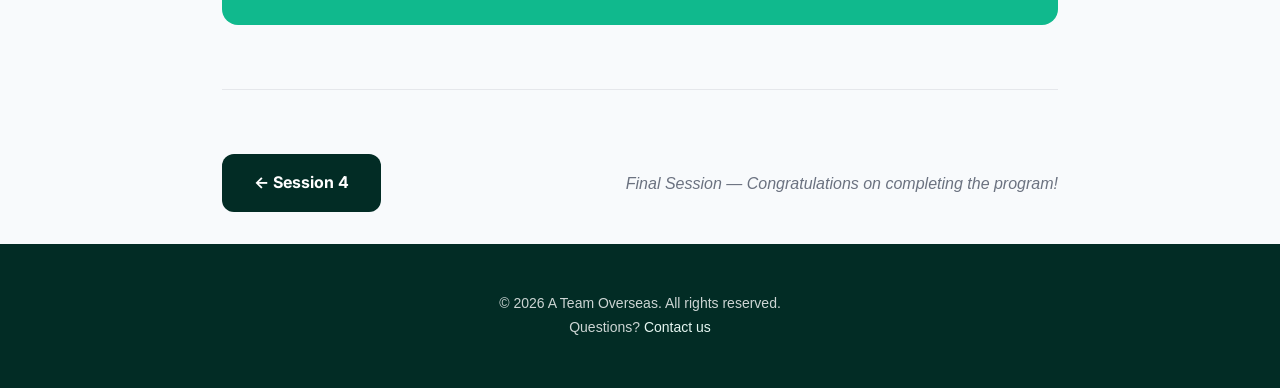
<file: ato-ai-training-site/session-5.html>
<!DOCTYPE html>
<html lang="en">
<head>
    <meta charset="UTF-8">
    <meta name="viewport" content="width=device-width, initial-scale=1.0">
    <title>Session 5: Putting It Together — ATO AI Training</title>
    <link rel="stylesheet" href="./styles.css">
    <link href="https://fonts.googleapis.com/css2?family=Inter:wght@400;500;600;700;800&display=swap" rel="stylesheet">
</head>
<body>
    <!-- Navigation Bar -->
    <nav class="navbar">
        <div class="nav-container">
            <div class="nav-logo">
                <span class="logo-text">A Team Overseas</span>
                <span class="logo-accent">AI Training</span>
            </div>
            <ul class="nav-links">
                <li><a href="./index.html#overview">Program Overview</a></li>
                <li><a href="./index.html#sessions">Sessions</a></li>
                <li><a href="./index.html#faq">FAQ</a></li>
                <li><a href="./index.html#contact">Contact</a></li>
            </ul>
        </div>
    </nav>

    <!-- Hero Section -->
    <section class="session-hero fade-in">
        <div class="hero-container">
            <nav class="breadcrumb">
                <a href="./index.html">Home</a>
                <span>/</span>
                <span>Session 5</span>
            </nav>
            <div class="hero-content">
                <h1>Session 5: Putting It Together</h1>
                <p class="hero-subtitle">Demonstrate your AI competency and start delivering impact</p>
                <div class="session-meta">
                    <span class="badge badge-capstone">Capstone</span>
                    <span class="session-duration">Output required + 15–20 min review</span>
                </div>
            </div>
        </div>
    </section>

    <!-- Main Content -->
    <main class="content-container">
        <!-- Prerequisites -->
        <section class="session-section fade-in">
            <h3>Prerequisites</h3>
            <p>You should have completed Sessions 1–4 and submitted your practice work from Session 4 before starting this session.</p>
        </section>

        <!-- What This Session Covers -->
        <section class="session-section fade-in">
            <h2>What This Session Covers</h2>
            <p>This is the final session. You're going to create one document that shows how you'd actually use AI in your role. This is the competency check—not a test, but proof that you can use AI responsibly and effectively.</p>
            <p style="margin-top: var(--spacing-lg); font-style: italic; color: var(--color-text-light);">Estimated time: 45 minutes to create the document + 15–20 minutes for review call.</p>
        </section>

        <!-- Before You Start -->
        <section class="session-section fade-in">
            <h2>Before You Start</h2>
            <p><strong>Gather these things from Sessions 2–4:</strong></p>
            <ul style="margin-top: var(--spacing-md);">
                <li>Your favorite prompts (from Sessions 2 and 3)</li>
                <li>The practice work you completed in Session 4 (at least 3 sections)</li>
                <li>Notes on what surprised you or what didn't work</li>
                <li>Real examples of work you've done or could do with AI</li>
            </ul>
            <p style="margin-top: var(--spacing-lg); color: var(--color-text-light);">You're not reinventing anything—you're just pulling together what you've already learned.</p>
        </section>

        <!-- Your Final Output -->
        <section class="session-section fade-in">
            <h2>Your Final Output</h2>
            <p><strong>Create a document (1–2 pages) with three required sections:</strong></p>

            <!-- Section 1 -->
            <h3 style="margin-top: var(--spacing-xl);">Section 1: How I'd Use AI in My Role</h3>
            <p>Pick 3–5 specific tasks that you actually do (or will do) in your role. For each task, include:</p>
            <ol style="margin-top: var(--spacing-md);">
                <li><strong>Task name:</strong> Be specific. (Not "email management" but "triaging and replying to client emails")</li>
                <li><strong>Your prompt:</strong> Write the exact prompt you'd use (or adapt from Sessions 2–4)</li>
                <li><strong>Why AI helps:</strong> One sentence explaining the benefit. (Faster? Clearer? More options?)</li>
            </ol>

            <div class="exercise-box fade-in">
                <h4>Full Example: Weekly Client Status Update</h4>
                <p><strong>Task:</strong> Create a weekly status email for clients</p>
                <p style="margin-top: var(--spacing-md);"><strong>Prompt:</strong></p>
                <p style="background: rgba(0,0,0,0.05); padding: var(--spacing-md); border-radius: var(--rounded-md); font-family: monospace; font-size: var(--text-sm); overflow-x: auto; margin-top: var(--spacing-md);">
                    "Draft a weekly status email for a client. This week we completed: design refresh, wrote 3 blog posts, attended industry conference. Next week: launching new product page, final brand guidelines, stakeholder meeting. Tone: professional but warm. Keep to 250 words."
                </p>
                <p style="margin-top: var(--spacing-md);"><strong>Why AI helps:</strong> I can draft the email in 2 minutes instead of 20, then customize it for the specific client's context.</p>
            </div>

            <!-- Section 2 -->
            <h3 style="margin-top: var(--spacing-xl);">Section 2: Sample Deliverable</h3>
            <p>Show one real piece of work that you completed using AI. Include both the prompt you used and the final output. Note what you edited and why.</p>
            <p style="margin-top: var(--spacing-md); color: var(--color-text-light);"><strong>Good examples:</strong> An email draft, a research summary, a meeting agenda, an organized dataset, a weekly plan.</p>

            <div class="exercise-box fade-in">
                <h4>What to Include</h4>
                <ol style="margin-top: var(--spacing-md);">
                    <li>The prompt you gave to AI (full text)</li>
                    <li>The AI output (full or key excerpt)</li>
                    <li>What you edited and why (2–3 sentences)</li>
                    <li>How long it took you (total including edits)</li>
                </ol>
            </div>

            <!-- Section 3 -->
            <h3 style="margin-top: var(--spacing-xl);">Section 3: What I Learned</h3>
            <p>Reflection in 5–10 sentences. Cover these points:</p>
            <ul style="margin-top: var(--spacing-md);">
                <li>What surprised you (good or bad)?</li>
                <li>What didn't work, and why?</li>
                <li>How would you explain AI use to a client?</li>
                <li>What do you want to learn more about?</li>
                <li>Which tool did you prefer and why?</li>
            </ul>
        </section>

        <!-- Format Requirements -->
        <section class="session-section fade-in">
            <h2>Format Requirements</h2>
            <div class="exercise-box fade-in">
                <h4>Keep It Real</h4>
                <ul style="margin-top: var(--spacing-md);">
                    <li><strong>Length:</strong> 1–2 pages (not a novel)</li>
                    <li><strong>Format:</strong> Google Doc, Word, PDF, Notion—anything works</li>
                    <li><strong>Include prompts:</strong> We need to see the actual prompts you used</li>
                    <li><strong>Be specific:</strong> Don't generalize. Show real examples.</li>
                    <li><strong>Honesty:</strong> If something didn't work, say so. That's more valuable than perfection.</li>
                </ul>
            </div>
        </section>

        <!-- The Review -->
        <section class="session-section fade-in">
            <h2>The Review</h2>
            <p><strong>Next step after you submit:</strong> A 15–20 minute conversation with Alli or Jas (your training leads).</p>

            <h3>What Happens in the Review</h3>
            <ol style="margin-top: var(--spacing-md);">
                <li>You walk through your document (5 min)</li>
                <li>We ask follow-up questions (5–10 min)</li>
                <li>You get feedback and a pass/fail confirmation (2–5 min)</li>
            </ol>

            <h3>Example Review Questions</h3>
            <ul style="margin-top: var(--spacing-md);">
                <li>"Walk me through why you chose these 3 tasks. How often do you do them?"</li>
                <li>"What would you do differently if the client said 'don't use AI'?"</li>
                <li>"Show me where you edited the AI output. Why did you change it?"</li>
                <li>"What was the biggest surprise working with AI?"</li>
                <li>"How would you explain to a client that you used AI on this?"</li>
            </ul>
        </section>

        <!-- What Passing Looks Like -->
        <section class="session-section fade-in">
            <h2>What "Passing" Looks Like</h2>
            <div class="callout-box fade-in">
                <div class="callout-box-content">
                    <h4>Six Checkmarks You Need</h4>
                    <ol style="margin-top: var(--spacing-md); color: rgba(255,255,255,0.95);">
                        <li><strong>Understanding:</strong> You can explain how AI fits into your actual work (not a generic lecture)</li>
                        <li><strong>Clarity:</strong> Your prompts are specific and well-structured</li>
                        <li><strong>Judgment:</strong> You know when to use AI and when not to</li>
                        <li><strong>Editing:</strong> You review AI output and make deliberate changes</li>
                        <li><strong>Transparency:</strong> You acknowledge how AI was used and what you changed</li>
                        <li><strong>Reflection:</strong> You're thinking critically about what works and what doesn't</li>
                    </ol>
                </div>
            </div>
        </section>

        <!-- What If You Don't Pass -->
        <section class="session-section fade-in">
            <h2>What If You Don't Pass?</h2>
            <p>This is not punishment. This is a safety net.</p>

            <h3>What Happens</h3>
            <ul style="margin-top: var(--spacing-md);">
                <li><strong>Specific feedback:</strong> We tell you exactly what to improve and why</li>
                <li><strong>Redo timeline:</strong> You have 48 hours to revise and resubmit</li>
                <li><strong>1:1 coaching (if needed):</strong> If you're stuck, we schedule a 20-minute call to help</li>
            </ul>

            <p style="margin-top: var(--spacing-lg); font-style: italic; color: var(--color-text-light);">Real talk: Most people pass on the first try. The ones who don't usually just need to be more specific about their examples. You've got this.</p>
        </section>

        <!-- Submission -->
        <section class="session-section fade-in">
            <h2>Submission</h2>
            <div class="exercise-box fade-in">
                <h4>How to Submit</h4>
                <ol style="margin-top: var(--spacing-md);">
                    <li>Create your document (Google Doc, Word, PDF, Notion)</li>
                    <li>Share it with your ATO point person (Alli, Jas, or team lead)</li>
                    <li>Include a note: "Ready for Session 5 review"</li>
                    <li>They'll schedule your 15–20 minute review call within 2 business days</li>
                </ol>
            </div>
        </section>

        <!-- After You Pass -->
        <section class="session-section fade-in">
            <h2>After You Pass</h2>
            <p>You're officially AI-competent at ATO. Here's what comes next:</p>

            <h3>Tool Upgrade</h3>
            <ul style="margin-top: var(--spacing-md);">
                <li><strong>Claude Pro:</strong> Faster responses, longer context, earlier access to new features</li>
                <li><strong>Cowork:</strong> Ability to upload files, use web search, and build workflows</li>
                <li><strong>Access to both:</strong> Fully enabled in your ATO tools</li>
            </ul>

            <h3>Continuing Education</h3>
            <ul style="margin-top: var(--spacing-md);">
                <li>Monthly "AI Office Hours" with the training team</li>
                <li>Access to advanced prompt library (as it grows)</li>
                <li>First look at new ATO AI resources and playbooks</li>
            </ul>

            <h3>Keep Building</h3>
            <ul style="margin-top: var(--spacing-md);">
                <li>Start using AI on real client work (with transparency)</li>
                <li>Document your workflows (what prompts work best?)</li>
                <li>Share wins with the team (we learn together)</li>
            </ul>

            <div class="callout-box fade-in">
                <div class="callout-box-content">
                    <p><strong>Real talk:</strong> This training is the start, not the finish. AI is changing fast. The people who win aren't the ones who passed training—they're the ones who keep experimenting, learning, and improving. Keep building.</p>
                </div>
            </div>
        </section>

        <!-- Key Takeaways -->
        <section class="session-section fade-in">
            <h2>Key Takeaways From This Program</h2>
            <ul style="margin-top: var(--spacing-md);">
                <li><strong>AI is a tool for thinking, not a replacement for judgment.</strong> You stay in control.</li>
                <li><strong>The best prompts are specific.</strong> Vague questions get vague answers.</li>
                <li><strong>Always review and edit.</strong> AI is fast but not always right.</li>
                <li><strong>Transparency builds trust.</strong> Tell clients how you work.</li>
                <li><strong>Your workflow matters more than any single tool.</strong> Build systems that last.</li>
            </ul>
        </section>

        <!-- Closing Quote -->
        <section class="session-section fade-in">
            <div style="background: linear-gradient(135deg, var(--color-accent) 0%, #10b98d 100%); color: white; border-radius: var(--rounded-xl); padding: var(--spacing-xl); text-align: center; margin-top: var(--spacing-2xl);">
                <p style="font-size: var(--text-2xl); font-weight: var(--font-weight-bold); line-height: 1.5; margin: 0;">
                    "This whole program exists to make sure every person ATO places can use AI to be meaningfully better at their job—and that we can prove it."
                </p>
                <p style="font-size: var(--text-sm); margin-top: var(--spacing-lg); opacity: 0.9; margin-bottom: 0;">— ATO Leadership</p>
            </div>
        </section>

        <!-- Session Navigation -->
        <section class="session-nav fade-in">
            <div class="nav-prev">
                <a href="session-4.html" class="btn btn-secondary">← Session 4</a>
            </div>
            <div class="nav-next">
                <p style="text-align: center; color: var(--color-text-light); font-style: italic;">Final Session — Congratulations on completing the program!</p>
            </div>
        </section>
    </main>

    <!-- Footer -->
    <footer class="footer">
        <div class="footer-container">
            <p>&copy; 2026 A Team Overseas. All rights reserved.</p>
            <p>Questions? <a href="mailto:training@ato.example.com">Contact us</a></p>
        </div>
    </footer>

    <script src="./script.js"></script>
</body>
</html>
</file>
<file: ato-ai-training-site/styles.css>
/* ============================================================================
   ATO AI TRAINING PROGRAM - Master Stylesheet
   ============================================================================
   Professional, clean, modern design inspired by Stripe/Linear
   ============================================================================ */

/* ============================================================================
   1. CSS VARIABLES & DESIGN TOKENS
   ============================================================================ */

:root {
  /* Brand Colors */
  --color-primary: #022c25;
  --color-primary-dark: #044036;
  --color-accent: #10b98d;
  --color-accent-light: #e6f7f2;
  --color-success: #10b98d;
  --color-success-light: #d1fae5;

  /* Text & UI */
  --color-text: #1f2937;
  --color-text-light: #6b7280;
  --color-background: #f8fafc;
  --color-card: #ffffff;
  --color-border: #e5e7eb;

  /* Gradients */
  --gradient-hero: linear-gradient(135deg, var(--color-primary) 0%, var(--color-primary-dark) 100%);
  --gradient-cta: linear-gradient(135deg, var(--color-primary) 0%, var(--color-accent) 100%);

  /* Spacing */
  --spacing-xs: 0.5rem;
  --spacing-sm: 1rem;
  --spacing-md: 1.5rem;
  --spacing-lg: 2rem;
  --spacing-xl: 3rem;
  --spacing-2xl: 4rem;
  --spacing-3xl: 6rem;

  /* Typography */
  --font-heading: 'Inter', -apple-system, BlinkMacSystemFont, 'Segoe UI', sans-serif;
  --font-body: -apple-system, BlinkMacSystemFont, 'Segoe UI', 'Helvetica Neue', sans-serif;
  --font-weight-regular: 400;
  --font-weight-semibold: 600;
  --font-weight-bold: 700;
  --font-weight-extrabold: 800;

  --text-xs: 0.75rem;
  --text-sm: 0.875rem;
  --text-base: 1rem;
  --text-lg: 1.125rem;
  --text-xl: 1.25rem;
  --text-2xl: 1.5rem;
  --text-3xl: 1.875rem;
  --text-4xl: 2.25rem;
  --text-5xl: 3rem;

  /* Shadows */
  --shadow-sm: 0 1px 2px 0 rgba(0, 0, 0, 0.05);
  --shadow-md: 0 4px 6px -1px rgba(0, 0, 0, 0.1), 0 2px 4px -1px rgba(0, 0, 0, 0.06);
  --shadow-lg: 0 10px 15px -3px rgba(0, 0, 0, 0.1), 0 4px 6px -2px rgba(0, 0, 0, 0.05);
  --shadow-xl: 0 20px 25px -5px rgba(0, 0, 0, 0.1), 0 10px 10px -5px rgba(0, 0, 0, 0.04);
  --shadow-2xl: 0 25px 50px -12px rgba(0, 0, 0, 0.25);

  /* Border Radius */
  --rounded-sm: 0.375rem;
  --rounded-md: 0.5rem;
  --rounded-lg: 0.75rem;
  --rounded-xl: 1rem;
  --rounded-2xl: 1.5rem;

  /* Transitions */
  --transition-fast: 150ms cubic-bezier(0.4, 0, 0.2, 1);
  --transition-base: 250ms cubic-bezier(0.4, 0, 0.2, 1);
  --transition-slow: 350ms cubic-bezier(0.4, 0, 0.2, 1);

  /* Breakpoints (used in media queries) */
  --breakpoint-sm: 640px;
  --breakpoint-md: 768px;
  --breakpoint-lg: 1024px;
  --breakpoint-xl: 1280px;
}

/* ============================================================================
   2. GLOBAL STYLES & RESET
   ============================================================================ */

* {
  margin: 0;
  padding: 0;
  box-sizing: border-box;
}

html {
  scroll-behavior: smooth;
  -webkit-font-smoothing: antialiased;
  -moz-osx-font-smoothing: grayscale;
}

body {
  font-family: var(--font-body);
  font-size: var(--text-base);
  line-height: 1.6;
  color: var(--color-text);
  background-color: var(--color-background);
  opacity: 0;
  transition: opacity 0.6s ease-out;
}

body.loaded {
  opacity: 1;
}

/* ============================================================================
   3. TYPOGRAPHY
   ============================================================================ */

h1, h2, h3, h4, h5, h6 {
  font-family: var(--font-heading);
  font-weight: var(--font-weight-bold);
  line-height: 1.3;
  margin-bottom: var(--spacing-md);
  color: var(--color-text);
}

h1 {
  font-size: var(--text-5xl);
  font-weight: var(--font-weight-extrabold);
  letter-spacing: -0.02em;
}

h2 {
  font-size: var(--text-4xl);
  font-weight: var(--font-weight-extrabold);
  letter-spacing: -0.01em;
}

h3 {
  font-size: var(--text-3xl);
  font-weight: var(--font-weight-bold);
}

h4 {
  font-size: var(--text-2xl);
  font-weight: var(--font-weight-bold);
}

h5 {
  font-size: var(--text-xl);
  font-weight: var(--font-weight-bold);
}

h6 {
  font-size: var(--text-lg);
  font-weight: var(--font-weight-bold);
}

p {
  margin-bottom: var(--spacing-md);
  color: var(--color-text);
  line-height: 1.7;
}

p:last-child {
  margin-bottom: 0;
}

a {
  color: var(--color-accent);
  text-decoration: none;
  transition: color var(--transition-fast);
}

a:hover {
  color: var(--color-primary);
}

strong {
  font-weight: var(--font-weight-bold);
}

em {
  font-style: italic;
}

/* Lists */
ul, ol {
  margin-bottom: var(--spacing-md);
  padding-left: var(--spacing-lg);
}

li {
  margin-bottom: var(--spacing-sm);
  line-height: 1.8;
}

/* ============================================================================
   4. NAVIGATION
   ============================================================================ */

nav.navbar {
  position: sticky;
  top: 0;
  z-index: 1000;
  background-color: var(--color-primary);
  box-shadow: var(--shadow-md);
  transition: box-shadow var(--transition-fast);
}

nav.navbar.scrolled {
  box-shadow: var(--shadow-lg);
}

.nav-container {
  max-width: 1280px;
  margin: 0 auto;
  padding: var(--spacing-md) var(--spacing-lg);
  display: flex;
  justify-content: space-between;
  align-items: center;
}

.nav-logo {
  font-family: var(--font-heading);
  font-size: var(--text-xl);
  font-weight: var(--font-weight-extrabold);
  color: var(--color-card);
  letter-spacing: -0.02em;
}

.nav-links {
  display: flex;
  list-style: none;
  gap: var(--spacing-xl);
  align-items: center;
}

.nav-links a {
  color: var(--color-card);
  font-weight: var(--font-weight-semibold);
  font-size: var(--text-sm);
  text-transform: uppercase;
  letter-spacing: 0.05em;
  position: relative;
  padding-bottom: 2px;
}

.nav-links a::after {
  content: '';
  position: absolute;
  bottom: 0;
  left: 0;
  width: 0;
  height: 2px;
  background-color: var(--color-accent);
  transition: width var(--transition-fast);
}

.nav-links a:hover::after {
  width: 100%;
}

/* Mobile Menu Toggle */
.nav-toggle,
.hamburger {
  display: none;
  flex-direction: column;
  gap: 5px;
  background: none;
  border: none;
  cursor: pointer;
  padding: 0;
}

.nav-toggle span,
.hamburger span {
  width: 24px;
  height: 2px;
  background-color: var(--color-card);
  transition: transform var(--transition-fast), opacity var(--transition-fast);
}

.nav-toggle.active span:nth-child(1),
.hamburger.active span:nth-child(1) {
  transform: rotate(45deg) translateY(10px);
}

.nav-toggle.active span:nth-child(2),
.hamburger.active span:nth-child(2) {
  opacity: 0;
}

.nav-toggle.active span:nth-child(3),
.hamburger.active span:nth-child(3) {
  transform: rotate(-45deg) translateY(-10px);
}

/* Mobile Responsive Navigation */
@media (max-width: 768px) {
  .nav-links {
    position: absolute;
    top: 100%;
    left: 0;
    right: 0;
    flex-direction: column;
    gap: 0;
    background-color: var(--color-primary-dark);
    max-height: 0;
    overflow: hidden;
    transition: max-height var(--transition-base);
  }

  .nav-links.active {
    max-height: 400px;
  }

  .nav-links a {
    display: block;
    padding: var(--spacing-md) var(--spacing-lg);
    text-transform: none;
    letter-spacing: normal;
  }

  .nav-toggle,
  .hamburger {
    display: flex;
  }

  .nav-container {
    padding: var(--spacing-md);
  }
}

/* ============================================================================
   5. BUTTONS & CONTROLS
   ============================================================================ */

button, .btn {
  font-family: var(--font-heading);
  font-size: var(--text-base);
  font-weight: var(--font-weight-bold);
  padding: var(--spacing-sm) var(--spacing-lg);
  border: none;
  border-radius: var(--rounded-lg);
  cursor: pointer;
  transition: all var(--transition-fast);
  text-decoration: none;
  display: inline-block;
  text-align: center;
}

.btn-primary {
  background-color: var(--color-accent);
  color: var(--color-card);
}

.btn-primary:hover {
  background-color: var(--color-primary);
  transform: scale(1.02);
}

.btn-primary:active {
  transform: scale(0.98);
}

.btn-secondary {
  background-color: var(--color-primary);
  color: var(--color-card);
}

.btn-secondary:hover {
  background-color: var(--color-primary-dark);
  transform: scale(1.02);
}

.btn-outline {
  background-color: transparent;
  color: var(--color-accent);
  border: 2px solid var(--color-accent);
}

.btn-outline:hover {
  background-color: var(--color-accent-light);
}

.btn-small {
  padding: var(--spacing-xs) var(--spacing-md);
  font-size: var(--text-sm);
}

.btn-large {
  padding: var(--spacing-md) var(--spacing-2xl);
  font-size: var(--text-lg);
}

/* ============================================================================
   6. HERO SECTION
   ============================================================================ */

.hero {
  background: var(--gradient-hero);
  color: var(--color-card);
  padding: var(--spacing-3xl) var(--spacing-lg);
  text-align: center;
  position: relative;
  overflow: hidden;
}

.hero::before {
  content: '';
  position: absolute;
  top: -50%;
  right: -10%;
  width: 500px;
  height: 500px;
  background-color: rgba(16, 185, 141, 0.1);
  border-radius: 50%;
  pointer-events: none;
}

.hero-content {
  max-width: 900px;
  margin: 0 auto;
  position: relative;
  z-index: 1;
}

.hero h1 {
  color: var(--color-card);
  margin-bottom: var(--spacing-lg);
  font-size: clamp(2.25rem, 8vw, 3.5rem);
}

.hero p {
  color: rgba(255, 255, 255, 0.9);
  font-size: var(--text-lg);
  margin-bottom: var(--spacing-xl);
  max-width: 700px;
  margin-left: auto;
  margin-right: auto;
}

.hero-cta {
  margin-bottom: var(--spacing-xl);
}

/* Hero Stats Row */
.hero-stats {
  display: grid;
  grid-template-columns: repeat(auto-fit, minmax(200px, 1fr));
  gap: var(--spacing-lg);
  margin-top: var(--spacing-2xl);
}

.hero-stat {
  background-color: rgba(255, 255, 255, 0.1);
  backdrop-filter: blur(10px);
  padding: var(--spacing-lg);
  border-radius: var(--rounded-xl);
  border: 1px solid rgba(255, 255, 255, 0.2);
}

.hero-stat-value {
  font-size: var(--text-3xl);
  font-weight: var(--font-weight-extrabold);
  color: var(--color-accent-light);
  display: block;
  margin-bottom: var(--spacing-xs);
}

.hero-stat-label {
  font-size: var(--text-sm);
  color: rgba(255, 255, 255, 0.8);
  text-transform: uppercase;
  letter-spacing: 0.05em;
}

@media (max-width: 768px) {
  .hero {
    padding: var(--spacing-2xl) var(--spacing-md);
  }

  .hero h1 {
    font-size: var(--text-3xl);
  }

  .hero-stats {
    gap: var(--spacing-md);
  }
}

/* ============================================================================
   6B. SESSION DETAIL PAGE HERO
   ============================================================================ */

.session-hero {
  background: var(--gradient-hero);
  color: var(--color-card);
  padding: var(--spacing-3xl) var(--spacing-lg);
  margin-bottom: var(--spacing-2xl);
}

.hero-container {
  max-width: 900px;
  margin: 0 auto;
}

.hero-content {
  display: flex;
  flex-direction: column;
}

.hero-content h1 {
  color: var(--color-card);
  margin-bottom: var(--spacing-md);
}

.hero-subtitle {
  color: rgba(255, 255, 255, 0.9);
  font-size: var(--text-lg);
  margin-bottom: var(--spacing-lg);
}

/* Content Container */
.content-container {
  max-width: 900px;
  margin: 0 auto;
  padding: var(--spacing-lg);
}

@media (max-width: 768px) {
  .session-hero {
    padding: var(--spacing-2xl) var(--spacing-md);
  }

  .hero-content h1 {
    font-size: var(--text-3xl);
  }

  .content-container {
    padding: var(--spacing-md);
  }
}

/* ============================================================================
   7. PROGRESS TRACKER
   ============================================================================ */

.progress-tracker {
  background-color: var(--color-card);
  border-radius: var(--rounded-xl);
  padding: var(--spacing-lg);
  box-shadow: var(--shadow-md);
  margin-bottom: var(--spacing-2xl);
}

.progress-tracker-header {
  margin-bottom: var(--spacing-lg);
}

.progress-tracker-header h3 {
  margin-bottom: var(--spacing-sm);
}

/* Progress Bar */
.progress-bar-container {
  width: 100%;
  height: 8px;
  background-color: var(--color-border);
  border-radius: 4px;
  overflow: hidden;
  margin-bottom: var(--spacing-lg);
}

.progress-bar-fill {
  height: 100%;
  background: var(--gradient-hero);
  border-radius: 4px;
  transition: width var(--transition-slow);
}

/* Progress Dots */
.progress-dots {
  display: flex;
  justify-content: space-between;
  gap: var(--spacing-md);
}

.progress-dot {
  display: flex;
  flex-direction: column;
  align-items: center;
  flex: 1;
}

.progress-dot-circle {
  width: 40px;
  height: 40px;
  border-radius: 50%;
  display: flex;
  align-items: center;
  justify-content: center;
  font-weight: var(--font-weight-bold);
  color: var(--color-card);
  background-color: var(--color-border);
  margin-bottom: var(--spacing-sm);
  transition: all var(--transition-base);
}

.progress-dot.completed .progress-dot-circle {
  background-color: var(--color-success);
}

.progress-dot.active .progress-dot-circle {
  background: var(--gradient-hero);
  box-shadow: var(--shadow-md);
  transform: scale(1.1);
}

.progress-dot-label {
  font-size: var(--text-xs);
  text-align: center;
  color: var(--color-text-light);
  font-weight: var(--font-weight-semibold);
}

@media (max-width: 768px) {
  .progress-dots {
    gap: var(--spacing-sm);
  }

  .progress-dot-circle {
    width: 32px;
    height: 32px;
    font-size: var(--text-sm);
  }

  .progress-dot-label {
    font-size: 0.65rem;
  }
}

/* ============================================================================
   8. SESSION CARDS
   ============================================================================ */

.session-grid {
  display: grid;
  grid-template-columns: repeat(auto-fill, minmax(280px, 1fr));
  gap: var(--spacing-lg);
  margin-bottom: var(--spacing-2xl);
}

.session-card {
  background-color: var(--color-card);
  border-radius: var(--rounded-xl);
  overflow: hidden;
  box-shadow: var(--shadow-md);
  transition: all var(--transition-base);
  cursor: pointer;
  position: relative;
  display: flex;
  flex-direction: column;
}

.session-card:hover {
  transform: translateY(-2px);
  box-shadow: var(--shadow-xl);
}

/* Session Number Sidebar */
.session-number {
  position: absolute;
  left: 0;
  top: 0;
  width: 60px;
  height: 60px;
  display: flex;
  align-items: center;
  justify-content: center;
  font-size: var(--text-2xl);
  font-weight: var(--font-weight-extrabold);
  color: var(--color-card);
  text-align: center;
  border-radius: 0 0 var(--rounded-xl) 0;
}

/* Session number colors - gradient per session */
.session-card:nth-child(1) .session-number {
  background: linear-gradient(135deg, #022c25 0%, #044036 100%);
}

.session-card:nth-child(2) .session-number {
  background: linear-gradient(135deg, #10b98d 0%, #059669 100%);
}

.session-card:nth-child(3) .session-number {
  background: linear-gradient(135deg, #0891b2 0%, #0369a1 100%);
}

.session-card:nth-child(4) .session-number {
  background: linear-gradient(135deg, #7c3aed 0%, #6d28d9 100%);
}

.session-card:nth-child(5) .session-number {
  background: linear-gradient(135deg, #ec4899 0%, #db2777 100%);
}

.session-card:nth-child(6) .session-number {
  background: linear-gradient(135deg, #f97316 0%, #ea580c 100%);
}

.session-card-content {
  padding: var(--spacing-lg);
  padding-left: var(--spacing-lg) + 60px;
  display: flex;
  flex-direction: column;
  flex-grow: 1;
}

.session-card h3 {
  margin-bottom: var(--spacing-sm);
  color: var(--color-text);
}

.session-card p {
  color: var(--color-text-light);
  font-size: var(--text-sm);
  margin-bottom: var(--spacing-md);
  flex-grow: 1;
}

.session-meta {
  display: flex;
  justify-content: space-between;
  align-items: center;
  font-size: var(--text-xs);
  color: var(--color-text-light);
}

.session-duration {
  display: flex;
  align-items: center;
  gap: 4px;
}

/* Session Badges */
.session-badge {
  display: inline-block;
  padding: 0.25rem 0.75rem;
  font-size: var(--text-xs);
  font-weight: var(--font-weight-semibold);
  border-radius: var(--rounded-md);
  text-transform: uppercase;
  letter-spacing: 0.05em;
  margin-bottom: var(--spacing-sm);
}

.session-badge.live {
  background-color: #dbeafe;
  color: #1e40af;
}

.session-badge.self-paced {
  background-color: #fef3c7;
  color: #92400e;
}

.session-badge.capstone {
  background-color: #fbcfe8;
  color: #9f1239;
}

/* Badge aliases for session detail pages */
.badge {
  display: inline-block;
  padding: 0.25rem 0.75rem;
  font-size: var(--text-xs);
  font-weight: var(--font-weight-semibold);
  border-radius: var(--rounded-md);
  text-transform: uppercase;
  letter-spacing: 0.05em;
  margin-bottom: var(--spacing-sm);
}

.badge-live {
  background-color: #dbeafe;
  color: #1e40af;
}

.badge-self-paced {
  background-color: #fef3c7;
  color: #92400e;
}

.badge-capstone {
  background-color: #fbcfe8;
  color: #9f1239;
}

/* Session Link */
.session-link {
  display: inline-block;
  margin-top: var(--spacing-md);
  color: var(--color-accent);
  font-weight: var(--font-weight-semibold);
  text-decoration: none;
  transition: all var(--transition-fast);
}

.session-link:hover {
  color: var(--color-primary);
  transform: translateX(2px);
}

/* Accordion Toggle Button */
.accordion-toggle {
  width: 100%;
  border: none;
  background: transparent;
  cursor: pointer;
  padding: var(--spacing-md) 0;
  font-size: var(--text-base);
  font-weight: var(--font-weight-semibold);
  text-align: left;
  color: var(--color-accent);
  transition: all var(--transition-fast);
  display: flex;
  justify-content: space-between;
  align-items: center;
}

.accordion-toggle:hover {
  color: var(--color-primary);
}

/* Toggle Arrow */
.toggle-arrow {
  display: inline-block;
  transition: transform var(--transition-fast);
}

.accordion-toggle.open .toggle-arrow {
  transform: rotate(90deg);
}

/* Accordion Content */
.accordion-content {
  max-height: 0;
  overflow: hidden;
  transition: max-height var(--transition-base) ease-out;
}

.accordion-content.open {
  max-height: 2000px;
  overflow: visible;
}

.accordion-body {
  padding: var(--spacing-md) 0;
  color: var(--color-text);
}

/* Hamburger Menu Toggle */
.hamburger {
  display: none;
  flex-direction: column;
  gap: 5px;
  background: none;
  border: none;
  cursor: pointer;
  padding: 0;
}

.hamburger span {
  width: 24px;
  height: 2px;
  background-color: var(--color-card);
  transition: transform var(--transition-fast), opacity var(--transition-fast);
}

.hamburger.active span:nth-child(1) {
  transform: rotate(45deg) translateY(10px);
}

.hamburger.active span:nth-child(2) {
  opacity: 0;
}

.hamburger.active span:nth-child(3) {
  transform: rotate(-45deg) translateY(-10px);
}

/* CTA Section */
.cta {
  background: var(--gradient-cta);
  color: var(--color-card);
  padding: var(--spacing-3xl) var(--spacing-lg);
  text-align: center;
  border-radius: var(--rounded-xl);
  margin: var(--spacing-2xl) 0;
}

.cta-content {
  max-width: 600px;
  margin: 0 auto;
}

.cta-content h2 {
  color: var(--color-card);
  margin-bottom: var(--spacing-lg);
}

.cta-content p {
  color: var(--color-card);
  margin-bottom: var(--spacing-xl);
}

.cta-button {
  display: inline-block;
  padding: var(--spacing-md) var(--spacing-xl);
  background-color: var(--color-card);
  color: var(--color-primary);
  font-weight: var(--font-weight-bold);
  border-radius: var(--rounded-lg);
  text-decoration: none;
  transition: all var(--transition-fast);
}

.cta-button:hover {
  transform: translateY(-2px);
  box-shadow: var(--shadow-lg);
}

@media (max-width: 768px) {
  .session-grid {
    grid-template-columns: 1fr;
  }

  .session-number {
    width: 50px;
    height: 50px;
    font-size: var(--text-xl);
  }

  .session-card-content {
    padding-left: var(--spacing-lg) + 50px;
  }
}

/* ============================================================================
   9. SESSION DETAIL PAGE LAYOUT
   ============================================================================ */

.session-detail {
  max-width: 900px;
  margin: 0 auto;
  padding: var(--spacing-2xl) var(--spacing-lg);
}

.session-detail-header {
  margin-bottom: var(--spacing-2xl);
  padding-bottom: var(--spacing-2xl);
  border-bottom: 1px solid var(--color-border);
}

.session-detail-meta {
  display: flex;
  gap: var(--spacing-lg);
  margin-bottom: var(--spacing-md);
  font-size: var(--text-sm);
  color: var(--color-text-light);
}

.session-detail-breadcrumb,
.breadcrumb {
  margin-bottom: var(--spacing-lg);
  font-size: var(--text-sm);
}

.session-detail-breadcrumb a,
.breadcrumb a {
  color: var(--color-accent);
}

/* Content Sections */
.session-section {
  margin-bottom: var(--spacing-2xl);
}

.session-section h2 {
  margin-bottom: var(--spacing-lg);
  padding-bottom: var(--spacing-lg);
  border-bottom: 2px solid var(--color-accent-light);
}

.session-section h3 {
  margin-top: var(--spacing-xl);
  margin-bottom: var(--spacing-md);
}

/* Tables in Session Detail */
.session-table {
  width: 100%;
  border-collapse: collapse;
  margin-bottom: var(--spacing-lg);
  border-radius: var(--rounded-lg);
  overflow: hidden;
  box-shadow: var(--shadow-sm);
}

.session-table thead {
  background-color: var(--color-primary);
  color: var(--color-card);
}

.session-table th {
  padding: var(--spacing-md);
  text-align: left;
  font-weight: var(--font-weight-bold);
  font-size: var(--text-sm);
  text-transform: uppercase;
  letter-spacing: 0.05em;
}

.session-table td {
  padding: var(--spacing-md);
  border-bottom: 1px solid var(--color-border);
}

.session-table tbody tr:hover {
  background-color: var(--color-background);
}

.session-table tbody tr:last-child td {
  border-bottom: none;
}

/* Exercise Box */
.exercise-box {
  background-color: var(--color-accent-light);
  border-left: 4px solid var(--color-accent);
  border-radius: var(--rounded-lg);
  padding: var(--spacing-lg);
  margin-bottom: var(--spacing-lg);
}

.exercise-box h4 {
  color: var(--color-primary);
  margin-bottom: var(--spacing-md);
}

.exercise-box p {
  color: var(--color-text);
  margin-bottom: var(--spacing-md);
}

.exercise-box p:last-child {
  margin-bottom: 0;
}

.exercise-steps {
  margin-top: var(--spacing-md);
  counter-reset: step-counter;
}

.exercise-step {
  counter-increment: step-counter;
  margin-bottom: var(--spacing-md);
  padding-left: var(--spacing-lg);
  position: relative;
}

.exercise-step::before {
  content: counter(step-counter);
  position: absolute;
  left: 0;
  top: 0;
  background-color: var(--color-accent);
  color: var(--color-card);
  width: 24px;
  height: 24px;
  border-radius: 50%;
  display: flex;
  align-items: center;
  justify-content: center;
  font-size: var(--text-xs);
  font-weight: var(--font-weight-bold);
}

/* Callout Box - "Why This Matters at ATO" */
.callout-box {
  background: linear-gradient(135deg, var(--color-primary) 0%, var(--color-primary-dark) 100%);
  color: var(--color-card);
  border-radius: var(--rounded-xl);
  padding: var(--spacing-lg);
  margin-bottom: var(--spacing-lg);
  position: relative;
  overflow: hidden;
}

.callout-box::before {
  content: '';
  position: absolute;
  top: -50%;
  right: -5%;
  width: 300px;
  height: 300px;
  background-color: rgba(16, 185, 141, 0.1);
  border-radius: 50%;
  pointer-events: none;
}

.callout-box-content {
  position: relative;
  z-index: 1;
}

.callout-box h4 {
  color: var(--color-accent-light);
  margin-bottom: var(--spacing-md);
}

.callout-box p {
  color: rgba(255, 255, 255, 0.95);
  margin-bottom: var(--spacing-md);
}

.callout-box p:last-child {
  margin-bottom: 0;
}

.callout-box strong {
  color: var(--color-accent-light);
}

@media (max-width: 768px) {
  .session-detail {
    padding: var(--spacing-lg) var(--spacing-md);
  }

  .session-table {
    font-size: var(--text-sm);
  }

  .session-table th,
  .session-table td {
    padding: var(--spacing-sm);
  }
}

/* ============================================================================
   10. OUTCOMES & METRICS GRIDS
   ============================================================================ */

/* Outcomes Grid - 2-3 columns responsive */
.outcomes-grid {
  display: grid;
  grid-template-columns: repeat(auto-fit, minmax(280px, 1fr));
  gap: var(--spacing-lg);
  margin-bottom: var(--spacing-2xl);
}

.outcome-card {
  background-color: var(--color-card);
  border-radius: var(--rounded-xl);
  padding: var(--spacing-lg);
  box-shadow: var(--shadow-md);
  transition: all var(--transition-base);
  border-top: 4px solid var(--color-accent);
  display: flex;
  flex-direction: column;
}

.outcome-card:hover {
  transform: translateY(-4px);
  box-shadow: var(--shadow-lg);
}

.outcome-icon {
  font-size: 2.5rem;
  margin-bottom: var(--spacing-md);
}

.outcome-card h3 {
  margin-bottom: var(--spacing-sm);
  color: var(--color-primary);
}

.outcome-card p {
  color: var(--color-text-light);
  flex-grow: 1;
}

/* Metrics Grid - 4 columns responsive */
.metrics-grid {
  display: grid;
  grid-template-columns: repeat(auto-fit, minmax(240px, 1fr));
  gap: var(--spacing-lg);
  margin-bottom: var(--spacing-2xl);
}

.metric-card {
  background-color: var(--color-card);
  border-radius: var(--rounded-xl);
  padding: var(--spacing-lg);
  box-shadow: var(--shadow-md);
  text-align: center;
  transition: all var(--transition-base);
}

.metric-card:hover {
  box-shadow: var(--shadow-lg);
}

.metric-value {
  font-size: var(--text-3xl);
  font-weight: var(--font-weight-extrabold);
  color: var(--color-primary);
  display: block;
  margin-bottom: var(--spacing-xs);
}

.metric-label {
  font-size: var(--text-sm);
  color: var(--color-text-light);
  font-weight: var(--font-weight-semibold);
  text-transform: uppercase;
  letter-spacing: 0.05em;
}

@media (max-width: 768px) {
  .outcomes-grid {
    grid-template-columns: 1fr;
  }

  .metrics-grid {
    grid-template-columns: repeat(2, 1fr);
  }
}

@media (max-width: 640px) {
  .metrics-grid {
    grid-template-columns: 1fr;
  }
}

/* ============================================================================
   11. CTA SECTION
   ============================================================================ */

.cta-section {
  background: var(--gradient-cta);
  color: var(--color-card);
  padding: var(--spacing-3xl) var(--spacing-lg);
  text-align: center;
  margin-bottom: var(--spacing-2xl);
  border-radius: var(--rounded-xl);
}

.cta-content {
  max-width: 700px;
  margin: 0 auto;
}

.cta-section h2 {
  color: var(--color-card);
  margin-bottom: var(--spacing-lg);
}

.cta-section p {
  color: rgba(255, 255, 255, 0.9);
  font-size: var(--text-lg);
  margin-bottom: var(--spacing-xl);
}

.cta-button {
  background-color: var(--color-card);
  color: var(--color-primary);
  font-weight: var(--font-weight-bold);
  padding: var(--spacing-md) var(--spacing-2xl);
  font-size: var(--text-lg);
}

.cta-button:hover {
  background-color: var(--color-accent-light);
  transform: scale(1.02);
}

@media (max-width: 768px) {
  .cta-section {
    padding: var(--spacing-2xl) var(--spacing-md);
  }

  .cta-section h2 {
    font-size: var(--text-3xl);
  }
}

/* ============================================================================
   12. FOOTER
   ============================================================================ */

footer {
  background-color: var(--color-primary);
  color: var(--color-card);
  padding: var(--spacing-xl) var(--spacing-lg);
  text-align: center;
}

footer p {
  color: rgba(255, 255, 255, 0.8);
  margin-bottom: 0;
  font-size: var(--text-sm);
}

footer a {
  color: var(--color-accent-light);
}

footer a:hover {
  color: var(--color-accent);
}

/* ============================================================================
   13. PAGINATION & SESSION NAVIGATION
   ============================================================================ */

.session-nav {
  display: flex;
  justify-content: space-between;
  align-items: center;
  margin-top: var(--spacing-2xl);
  padding-top: var(--spacing-2xl);
  border-top: 1px solid var(--color-border);
}

.session-nav-button {
  background-color: var(--color-primary);
  color: var(--color-card);
  padding: var(--spacing-sm) var(--spacing-lg);
  border-radius: var(--rounded-lg);
  font-weight: var(--font-weight-bold);
  transition: all var(--transition-fast);
}

.session-nav-button:hover:not(:disabled) {
  background-color: var(--color-accent);
  transform: translateX(-2px);
}

.session-nav-button:disabled {
  opacity: 0.5;
  cursor: not-allowed;
}

.session-nav-next:hover:not(:disabled) {
  transform: translateX(2px);
}

.session-counter {
  font-size: var(--text-sm);
  color: var(--color-text-light);
  font-weight: var(--font-weight-semibold);
}

@media (max-width: 640px) {
  .session-nav {
    gap: var(--spacing-md);
  }

  .session-counter {
    display: none;
  }
}

/* ============================================================================
   14. ANIMATION CLASSES
   ============================================================================ */

/* Fade In Animation */
.fade-in {
  opacity: 0;
  transform: translateY(20px);
  transition: opacity var(--transition-slow), transform var(--transition-slow);
}

.fade-in.visible {
  opacity: 1;
  transform: translateY(0);
}

/* Slide In Left Animation */
.slide-in-left {
  opacity: 0;
  transform: translateX(-30px);
  transition: opacity var(--transition-slow), transform var(--transition-slow);
}

.slide-in-left.visible {
  opacity: 1;
  transform: translateX(0);
}

/* Slide In Right Animation */
.slide-in-right {
  opacity: 0;
  transform: translateX(30px);
  transition: opacity var(--transition-slow), transform var(--transition-slow);
}

.slide-in-right.visible {
  opacity: 1;
  transform: translateX(0);
}

/* Smooth Accordion */
.accordion {
  width: 100%;
  border: none;
  background: none;
  cursor: pointer;
  padding: var(--spacing-lg);
  font-size: var(--text-lg);
  font-weight: var(--font-weight-bold);
  text-align: left;
  transition: all var(--transition-fast);
}

.accordion:hover {
  color: var(--color-accent);
}

.accordion.active {
  color: var(--color-primary);
}

.panel {
  max-height: 0;
  overflow: hidden;
  transition: max-height var(--transition-base) ease-out;
  background-color: var(--color-background);
  padding: 0 var(--spacing-lg);
}

.panel.open {
  max-height: 1000px;
  padding: var(--spacing-lg);
}

/* ============================================================================
   15. UTILITY CLASSES
   ============================================================================ */

.container {
  max-width: 1280px;
  margin: 0 auto;
  padding: 0 var(--spacing-lg);
}

.mt-xs { margin-top: var(--spacing-xs); }
.mt-sm { margin-top: var(--spacing-sm); }
.mt-md { margin-top: var(--spacing-md); }
.mt-lg { margin-top: var(--spacing-lg); }
.mt-xl { margin-top: var(--spacing-xl); }

.mb-xs { margin-bottom: var(--spacing-xs); }
.mb-sm { margin-bottom: var(--spacing-sm); }
.mb-md { margin-bottom: var(--spacing-md); }
.mb-lg { margin-bottom: var(--spacing-lg); }
.mb-xl { margin-bottom: var(--spacing-xl); }

.px-lg { padding-left: var(--spacing-lg); padding-right: var(--spacing-lg); }
.py-lg { padding-top: var(--spacing-lg); padding-bottom: var(--spacing-lg); }

.text-center { text-align: center; }
.text-left { text-align: left; }
.text-right { text-align: right; }

.text-accent { color: var(--color-accent); }
.text-primary { color: var(--color-primary); }
.text-muted { color: var(--color-text-light); }

.bg-accent-light { background-color: var(--color-accent-light); }
.bg-primary { background-color: var(--color-primary); }

.hidden { display: none; }
.block { display: block; }
.inline-block { display: inline-block; }

.w-full { width: 100%; }
.max-w-full { max-width: 100%; }

.flex { display: flex; }
.flex-col { flex-direction: column; }
.justify-center { justify-content: center; }
.items-center { align-items: center; }
.gap-md { gap: var(--spacing-md); }

/* ============================================================================
   16. RESPONSIVE UTILITIES
   ============================================================================ */

@media (max-width: 640px) {
  h1 {
    font-size: var(--text-3xl);
  }

  h2 {
    font-size: var(--text-2xl);
  }

  h3 {
    font-size: var(--text-xl);
  }

  .container {
    padding: 0 var(--spacing-md);
  }
}

/* ============================================================================
   17. PRINT STYLES (Optional)
   ============================================================================ */

@media print {
  nav, footer, .session-nav {
    display: none;
  }

  body {
    background-color: white;
  }

  .session-card,
  .outcome-card,
  .metric-card {
    box-shadow: none;
    border: 1px solid var(--color-border);
    page-break-inside: avoid;
  }
}

/* ============================================================================
   END OF STYLESHEET
   ============================================================================ */
</file>
